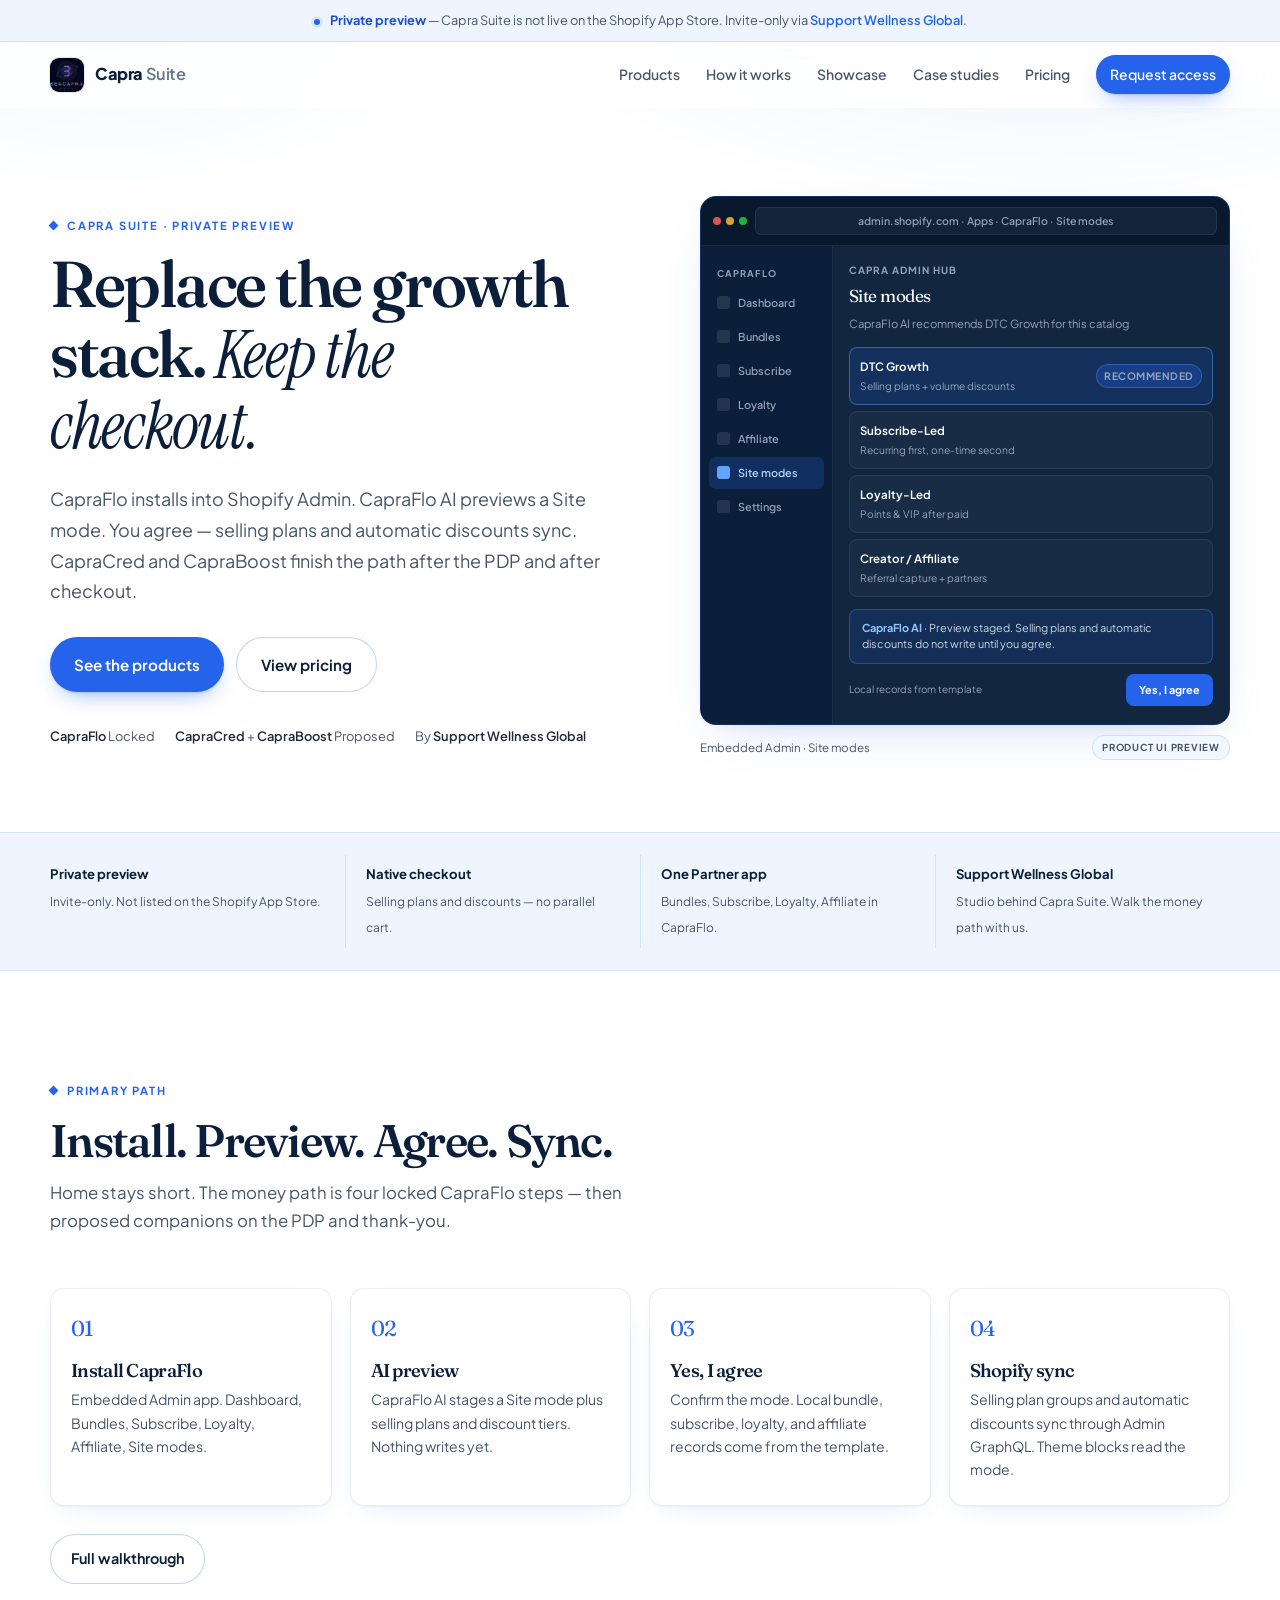
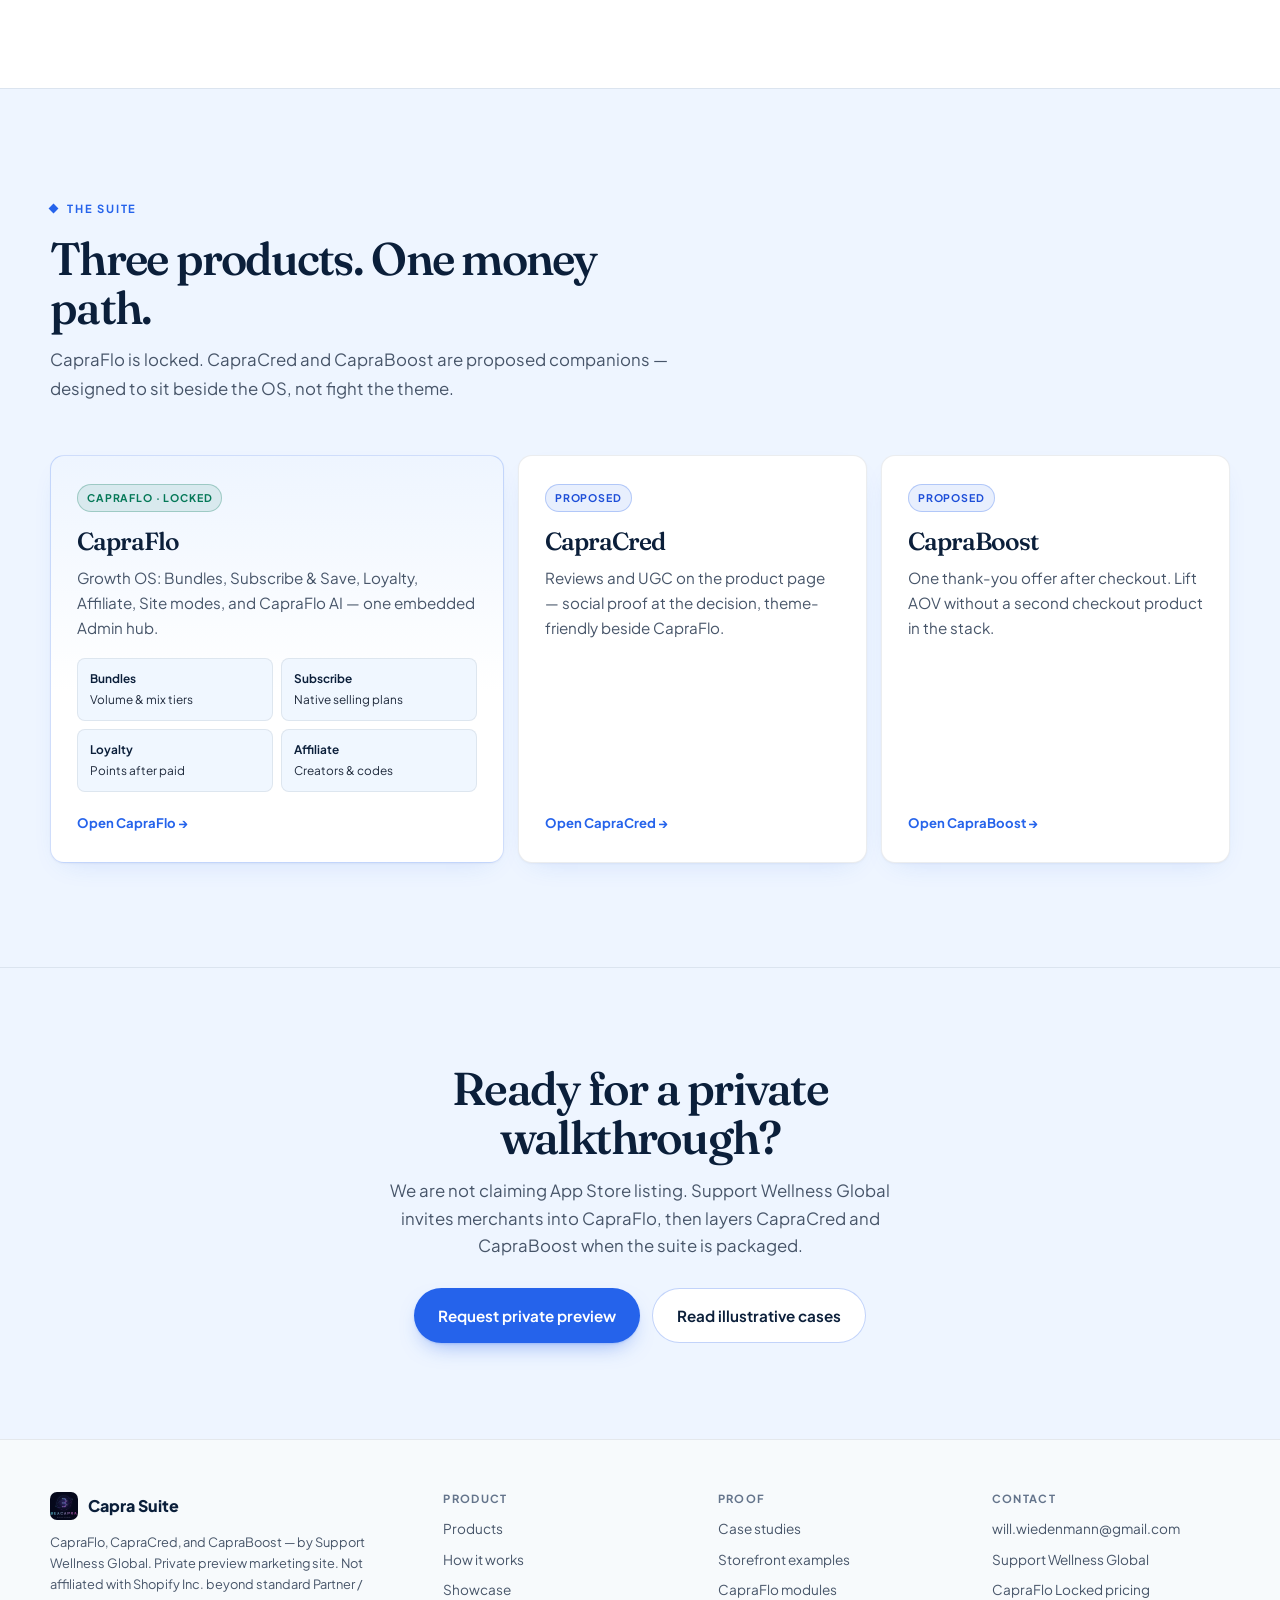
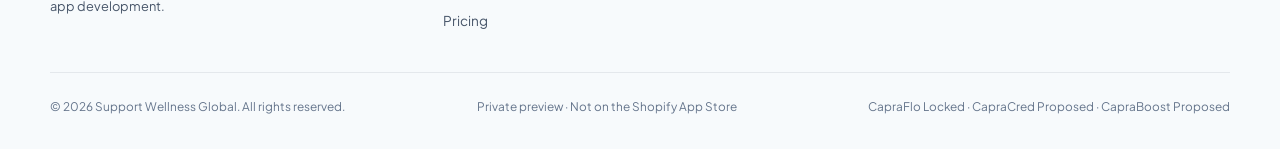
<file: index.html>
<!DOCTYPE html>
<html lang="en">
<head>
<meta charset="UTF-8">
<meta name="viewport" content="width=device-width, initial-scale=1">
<title>Capra Suite — Shopify growth OS from Support Wellness Global</title>
<meta name="description" content="CapraFlo, CapraCred, and CapraBoost: one Capra Suite install for bundles, Subscribe & Save, loyalty, affiliates, reviews, and thank-you upsells. Private preview. Not on the Shopify App Store.">
<meta property="og:title" content="Capra Suite — Shopify growth OS">
<meta property="og:description" content="Replace the bolted growth stack. Keep native Shopify checkout. Private preview from Support Wellness Global.">
<meta property="og:type" content="website">
<meta property="og:image" content="https://capraflo.com/logo.jpeg">
<link rel="icon" href="logo.jpeg" type="image/jpeg">
<link rel="apple-touch-icon" href="logo.jpeg">
<link rel="preconnect" href="https://fonts.googleapis.com">
<link rel="preconnect" href="https://fonts.gstatic.com" crossorigin>
<link href="https://fonts.googleapis.com/css2?family=Fraunces:opsz,wght@9..144,500;9..144,600;9..144,700&family=IBM+Plex+Mono:wght@400;500&family=Instrument+Serif:ital@0;1&family=Plus+Jakarta+Sans:wght@400;500;600;700;800&display=swap" rel="stylesheet">
<link rel="stylesheet" href="styles.css">
</head>
<body>
<a class="skip-link" href="#main">Skip to content</a>
<div class="preview-banner" role="status">
  <span class="live-dot" aria-hidden="true"></span>
  <strong>Private preview</strong> — Capra Suite is not live on the Shopify App Store.
  Invite-only via <a href="mailto:will.wiedenmann@gmail.com">Support Wellness Global</a>.
</div>
<header class="nav" id="nav">
  <div class="nav-inner">
    <a class="brand" href="index.html">
      <img src="logo.jpeg" width="34" height="34" alt="">
      <span>Capra<span class="brand-em">Suite</span></span>
    </a>
    <button class="nav-toggle" type="button" aria-expanded="false" aria-controls="nav-menu" aria-label="Open menu">
      <span></span><span></span>
    </button>
    <nav class="nav-links" id="nav-menu" aria-label="Primary">
      <a href="products.html">Products</a>
      <a href="how-it-works.html">How it works</a>
      <a href="showcase.html">Showcase</a>
      <a href="case-studies.html">Case studies</a>
      <a href="pricing.html">Pricing</a>
      <a class="btn btn-primary btn-sm" href="mailto:will.wiedenmann@gmail.com">Request access</a>
    </nav>
  </div>
</header>

<main id="main">
  <section class="hero">
    <div class="container hero-grid">
      <div>
        <div class="eyebrow">Capra Suite · Private preview</div>
        <h1>Replace the growth stack. <span class="serif-italic">Keep the checkout.</span></h1>
        <p class="lead">CapraFlo installs into Shopify Admin. CapraFlo AI previews a Site mode. You agree — selling plans and automatic discounts sync. CapraCred and CapraBoost finish the path after the PDP and after checkout.</p>
        <div class="hero-cta">
          <a class="btn btn-primary btn-lg" href="products.html">See the products</a>
          <a class="btn btn-ghost btn-lg" href="pricing.html">View pricing</a>
        </div>
        <div class="hero-meta">
          <span><strong>CapraFlo</strong> Locked</span>
          <span><strong>CapraCred</strong> + <strong>CapraBoost</strong> Proposed</span>
          <span>By <strong>Support Wellness Global</strong></span>
        </div>
      </div>
      <div>
        <div class="frame" aria-hidden="true">
          <div class="frame-chrome">
            <div class="frame-dots"><i></i><i></i><i></i></div>
            <div class="frame-url">admin.shopify.com · Apps · CapraFlo · Site modes</div>
          </div>
          <div class="admin">
            <aside class="admin-rail">
              <div class="side-label">CapraFlo</div>
              <div class="nav-item"><span class="ico"></span> Dashboard</div>
              <div class="nav-item"><span class="ico"></span> Bundles</div>
              <div class="nav-item"><span class="ico"></span> Subscribe</div>
              <div class="nav-item"><span class="ico"></span> Loyalty</div>
              <div class="nav-item"><span class="ico"></span> Affiliate</div>
              <div class="nav-item active"><span class="ico"></span> Site modes</div>
              <div class="nav-item"><span class="ico"></span> Settings</div>
            </aside>
            <div class="admin-main">
              <div class="admin-kicker">Capra Admin hub</div>
              <div class="admin-title">Site modes</div>
              <div class="admin-sub">CapraFlo AI recommends DTC Growth for this catalog</div>
              <div class="mode-list">
                <div class="mode-row on">
                  <div><b>DTC Growth</b><span>Selling plans + volume discounts</span></div>
                  <span class="pill">Recommended</span>
                </div>
                <div class="mode-row">
                  <div><b>Subscribe-Led</b><span>Recurring first, one-time second</span></div>
                </div>
                <div class="mode-row">
                  <div><b>Loyalty-Led</b><span>Points &amp; VIP after paid</span></div>
                </div>
                <div class="mode-row">
                  <div><b>Creator / Affiliate</b><span>Referral capture + partners</span></div>
                </div>
              </div>
              <div class="ai-note"><strong>CapraFlo AI</strong> · Preview staged. Selling plans and automatic discounts do not write until you agree.</div>
              <div class="agree-row">
                <span class="hint">Local records from template</span>
                <span class="agree-btn">Yes, I agree</span>
              </div>
            </div>
          </div>
        </div>
        <div class="preview-cap">
          <span>Embedded Admin · Site modes</span>
          <span class="tag">Product UI preview</span>
        </div>
      </div>
    </div>
  </section>

  <section class="trust on-sky">
    <div class="container trust-row">
      <div class="trust-item">
        <b>Private preview</b>
        <span>Invite-only. Not listed on the Shopify App Store.</span>
      </div>
      <div class="trust-item">
        <b>Native checkout</b>
        <span>Selling plans and discounts — no parallel cart.</span>
      </div>
      <div class="trust-item">
        <b>One Partner app</b>
        <span>Bundles, Subscribe, Loyalty, Affiliate in CapraFlo.</span>
      </div>
      <div class="trust-item">
        <b>Support Wellness Global</b>
        <span>Studio behind Capra Suite. Walk the money path with us.</span>
      </div>
    </div>
  </section>

  <section class="section">
    <div class="container">
      <div class="section-head">
        <div class="eyebrow">Primary path</div>
        <h2>Install. Preview. Agree. Sync.</h2>
        <p class="sub">Home stays short. The money path is four locked CapraFlo steps — then proposed companions on the PDP and thank-you.</p>
      </div>
      <div class="steps">
        <article class="step">
          <div class="step-num">01</div>
          <h3>Install CapraFlo</h3>
          <p>Embedded Admin app. Dashboard, Bundles, Subscribe, Loyalty, Affiliate, Site modes.</p>
        </article>
        <article class="step">
          <div class="step-num">02</div>
          <h3>AI preview</h3>
          <p>CapraFlo AI stages a Site mode plus selling plans and discount tiers. Nothing writes yet.</p>
        </article>
        <article class="step">
          <div class="step-num">03</div>
          <h3>Yes, I agree</h3>
          <p>Confirm the mode. Local bundle, subscribe, loyalty, and affiliate records come from the template.</p>
        </article>
        <article class="step">
          <div class="step-num">04</div>
          <h3>Shopify sync</h3>
          <p>Selling plan groups and automatic discounts sync through Admin GraphQL. Theme blocks read the mode.</p>
        </article>
      </div>
      <p style="margin-top:28px"><a class="btn btn-ghost" href="how-it-works.html">Full walkthrough</a></p>
    </div>
  </section>

  <section class="section hairline on-sky">
    <div class="container">
      <div class="section-head">
        <div class="eyebrow">The suite</div>
        <h2>Three products. One money path.</h2>
        <p class="sub">CapraFlo is locked. CapraCred and CapraBoost are proposed companions — designed to sit beside the OS, not fight the theme.</p>
      </div>
      <div class="prod-home">
        <a class="prod-tile featured" href="products.html#capraflo">
          <span class="tag tag-lock">CapraFlo · Locked</span>
          <h3>CapraFlo</h3>
          <p>Growth OS: Bundles, Subscribe &amp; Save, Loyalty, Affiliate, Site modes, and CapraFlo AI — one embedded Admin hub.</p>
          <div class="mini-grid">
            <div class="mini-chip"><b>Bundles</b><span>Volume &amp; mix tiers</span></div>
            <div class="mini-chip"><b>Subscribe</b><span>Native selling plans</span></div>
            <div class="mini-chip"><b>Loyalty</b><span>Points after paid</span></div>
            <div class="mini-chip"><b>Affiliate</b><span>Creators &amp; codes</span></div>
          </div>
          <span class="more">Open CapraFlo →</span>
        </a>
        <a class="prod-tile" href="products.html#capracred">
          <span class="tag tag-prop">Proposed</span>
          <h3>CapraCred</h3>
          <p>Reviews and UGC on the product page — social proof at the decision, theme-friendly beside CapraFlo.</p>
          <span class="more">Open CapraCred →</span>
        </a>
        <a class="prod-tile" href="products.html#capraboost">
          <span class="tag tag-prop">Proposed</span>
          <h3>CapraBoost</h3>
          <p>One thank-you offer after checkout. Lift AOV without a second checkout product in the stack.</p>
          <span class="more">Open CapraBoost →</span>
        </a>
      </div>
    </div>
  </section>

  <section class="cta-band on-sky">
    <div class="container">
      <h2>Ready for a private walkthrough?</h2>
      <p>We are not claiming App Store listing. Support Wellness Global invites merchants into CapraFlo, then layers CapraCred and CapraBoost when the suite is packaged.</p>
      <div class="cta-row">
        <a class="btn btn-primary btn-lg" href="mailto:will.wiedenmann@gmail.com">Request private preview</a>
        <a class="btn btn-ghost btn-lg" href="case-studies.html">Read illustrative cases</a>
      </div>
    </div>
  </section>
</main>

<footer class="footer">
  <div class="container">
    <div class="footer-top">
      <div>
        <div class="footer-brand">
          <img src="logo.jpeg" width="28" height="28" alt="">
          Capra Suite
        </div>
        <p class="footer-copy">CapraFlo, CapraCred, and CapraBoost — by Support Wellness Global. Private preview marketing site. Not affiliated with Shopify Inc. beyond standard Partner / app development.</p>
      </div>
      <div>
        <h4>Product</h4>
        <div class="footer-links">
          <a href="products.html">Products</a>
          <a href="how-it-works.html">How it works</a>
          <a href="showcase.html">Showcase</a>
          <a href="pricing.html">Pricing</a>
        </div>
      </div>
      <div>
        <h4>Proof</h4>
        <div class="footer-links">
          <a href="case-studies.html">Case studies</a>
          <a href="showcase.html">Storefront examples</a>
          <a href="products.html#capraflo">CapraFlo modules</a>
        </div>
      </div>
      <div>
        <h4>Contact</h4>
        <div class="footer-links">
          <a href="mailto:will.wiedenmann@gmail.com">will.wiedenmann@gmail.com</a>
          <a href="how-it-works.html#agency">Support Wellness Global</a>
          <a href="pricing.html">CapraFlo Locked pricing</a>
        </div>
      </div>
    </div>
    <div class="footer-bottom">
      <span>© 2026 Support Wellness Global. All rights reserved.</span>
      <span>Private preview · Not on the Shopify App Store</span>
      <span>CapraFlo Locked · CapraCred Proposed · CapraBoost Proposed</span>
    </div>
  </div>
</footer>
<script src="nav.js"></script>
</body>
</html>
</file>
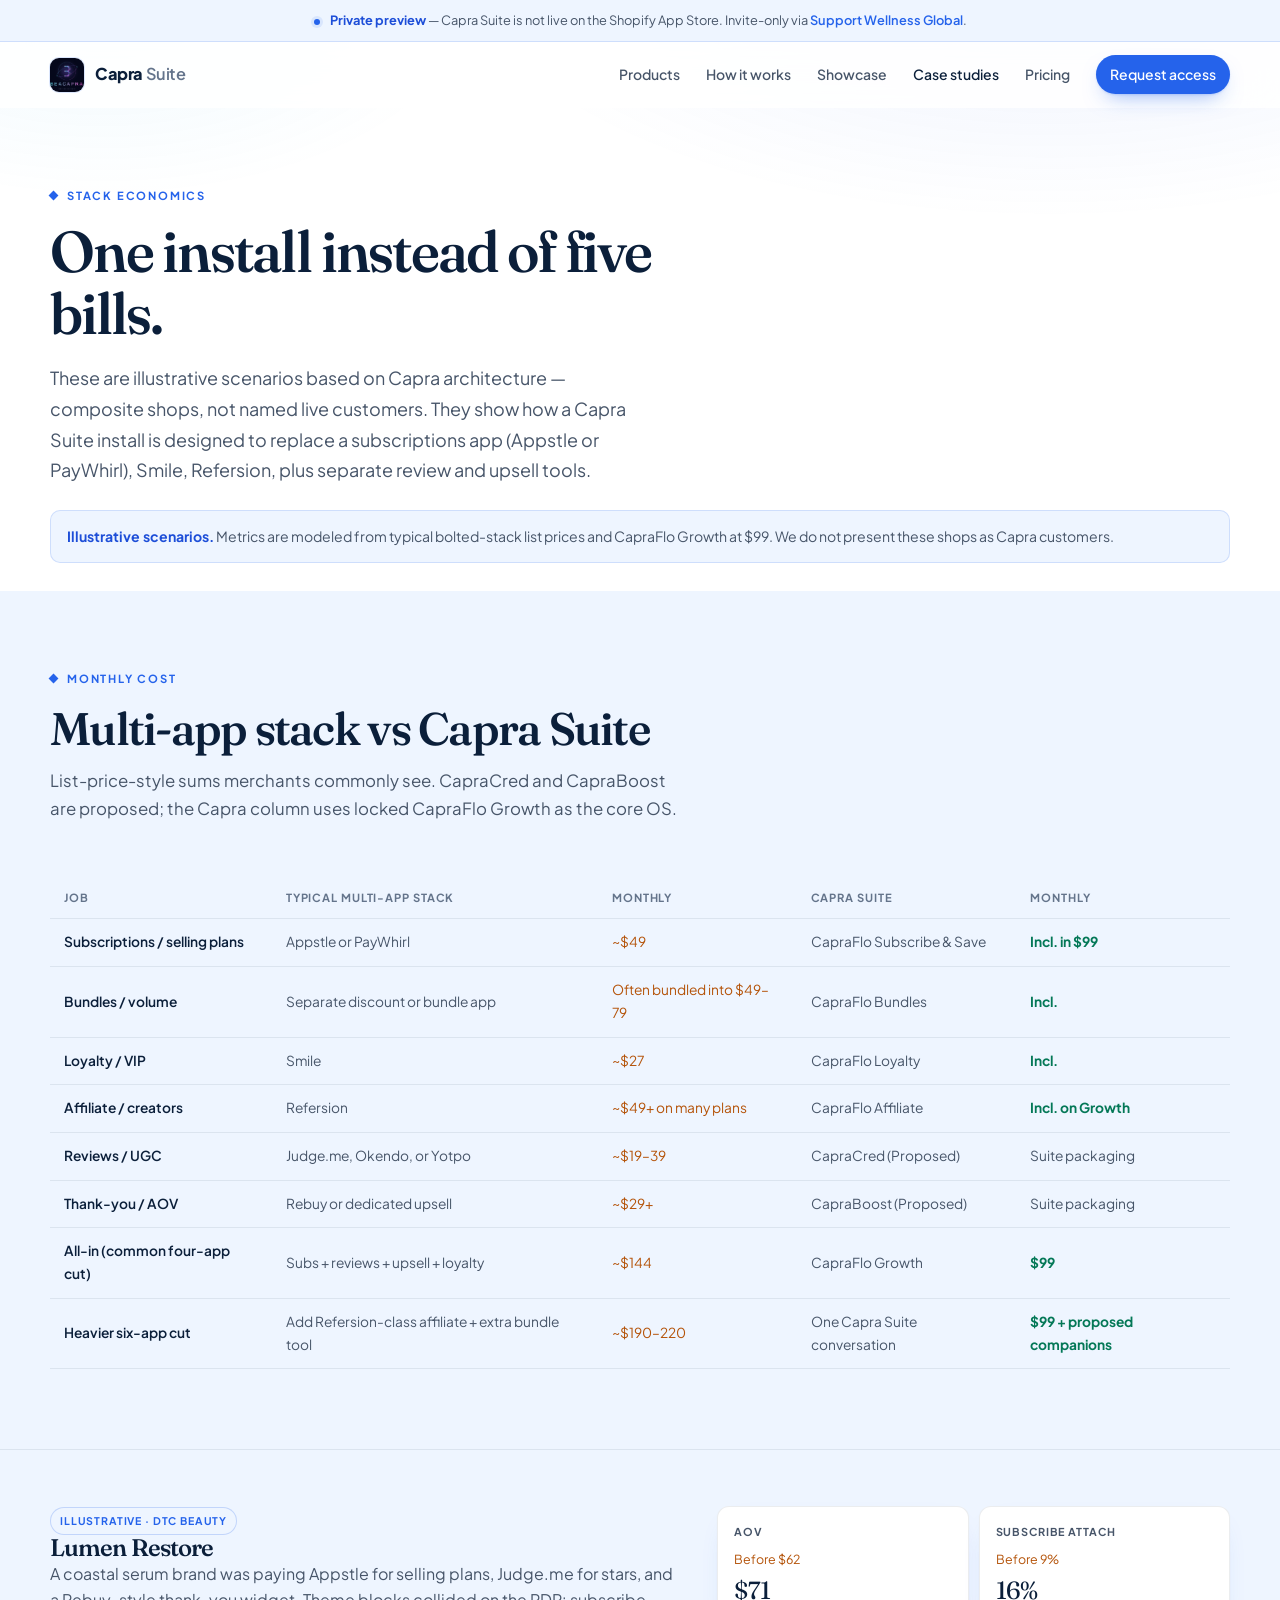
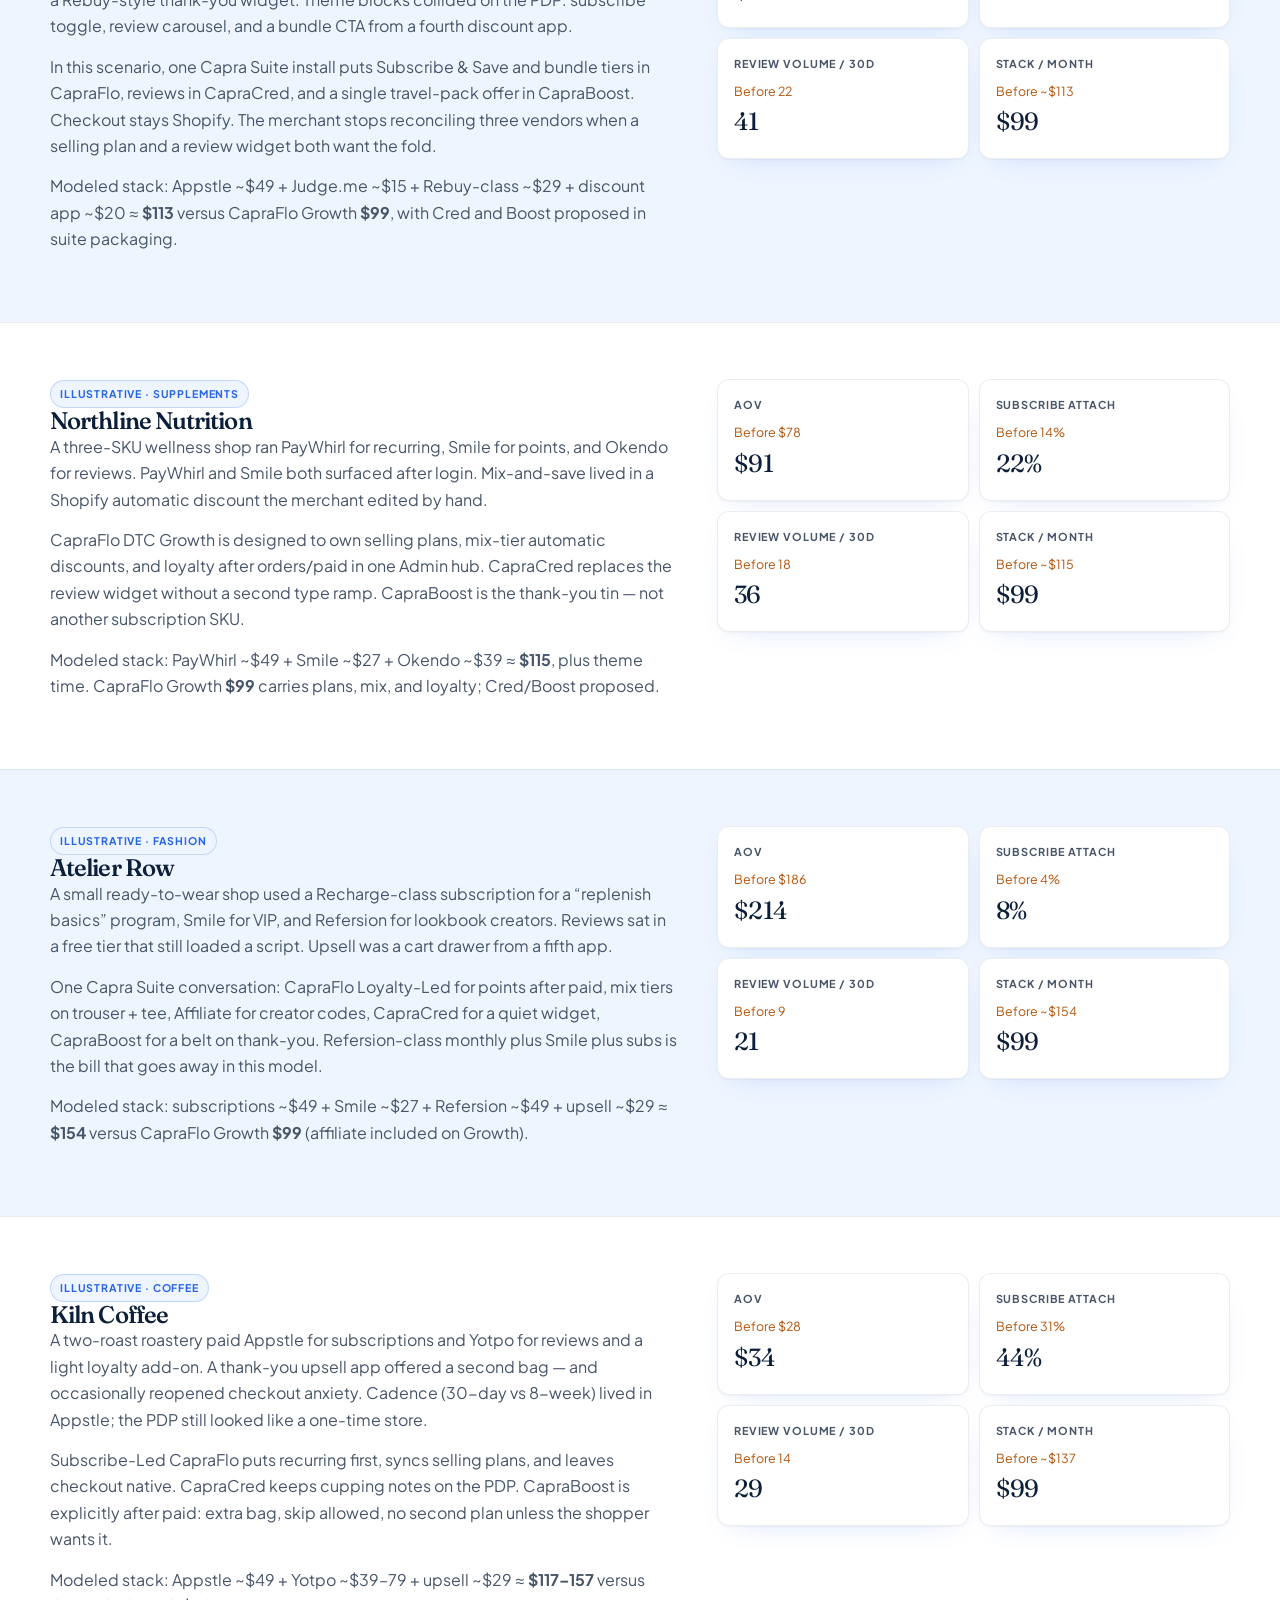
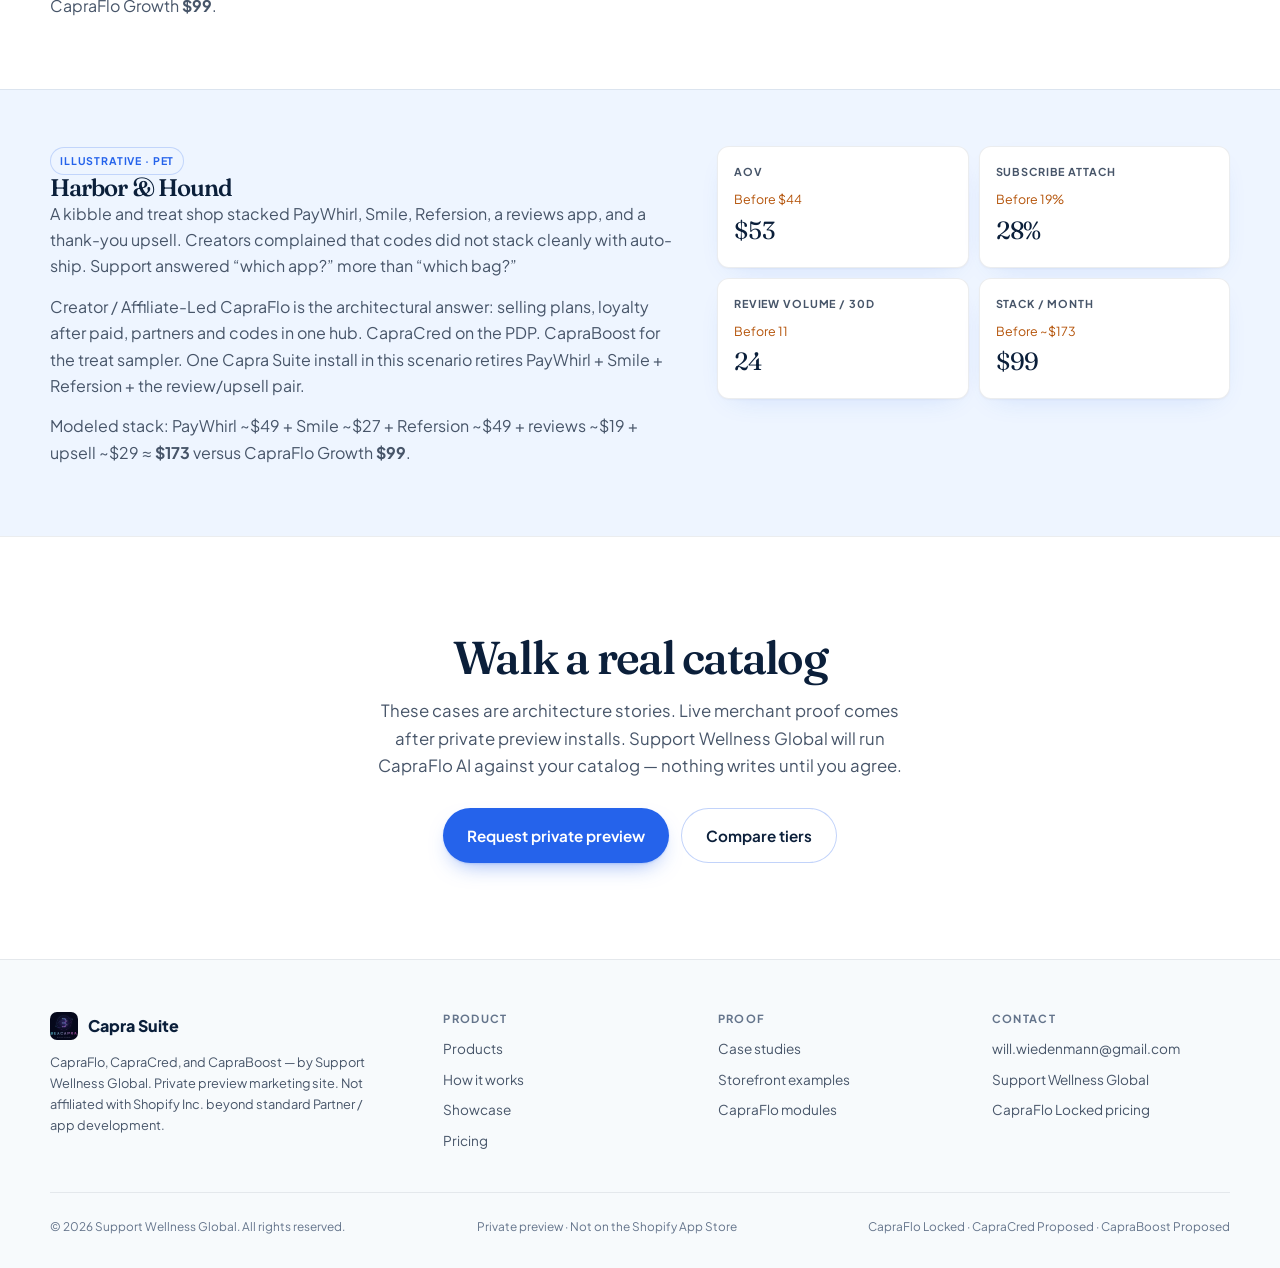
<file: case-studies.html>
<!DOCTYPE html>
<html lang="en">
<head>
<meta charset="UTF-8">
<meta name="viewport" content="width=device-width, initial-scale=1">
<title>Capra Suite case studies — illustrative stack replacements</title>
<meta name="description" content="Five illustrative Capra Suite scenarios: one install replacing Appstle or PayWhirl plus Smile, Refersion, reviews, and upsell apps. Composite metrics — not named merchant customers.">
<meta property="og:title" content="Capra Suite illustrative case studies">
<meta property="og:description" content="Before/after AOV, subscribe attach, review volume, and stack cost. Labeled illustrative until live installs exist.">
<meta property="og:type" content="website">
<meta property="og:image" content="https://capraflo.com/logo.jpeg">
<link rel="icon" href="logo.jpeg" type="image/jpeg">
<link rel="preconnect" href="https://fonts.googleapis.com">
<link rel="preconnect" href="https://fonts.gstatic.com" crossorigin>
<link href="https://fonts.googleapis.com/css2?family=Fraunces:opsz,wght@9..144,500;9..144,600;9..144,700&family=IBM+Plex+Mono:wght@400;500&family=Instrument+Serif:ital@0;1&family=Plus+Jakarta+Sans:wght@400;500;600;700;800&display=swap" rel="stylesheet">
<link rel="stylesheet" href="styles.css">
</head>
<body>
<a class="skip-link" href="#main">Skip to content</a>
<div class="preview-banner" role="status">
  <span class="live-dot" aria-hidden="true"></span>
  <strong>Private preview</strong> — Capra Suite is not live on the Shopify App Store.
  Invite-only via <a href="mailto:will.wiedenmann@gmail.com">Support Wellness Global</a>.
</div>
<header class="nav" id="nav">
  <div class="nav-inner">
    <a class="brand" href="index.html">
      <img src="logo.jpeg" width="34" height="34" alt="">
      <span>Capra<span class="brand-em">Suite</span></span>
    </a>
    <button class="nav-toggle" type="button" aria-expanded="false" aria-controls="nav-menu" aria-label="Open menu">
      <span></span><span></span>
    </button>
    <nav class="nav-links" id="nav-menu" aria-label="Primary">
      <a href="products.html">Products</a>
      <a href="how-it-works.html">How it works</a>
      <a href="showcase.html">Showcase</a>
      <a href="case-studies.html" aria-current="page">Case studies</a>
      <a href="pricing.html">Pricing</a>
      <a class="btn btn-primary btn-sm" href="mailto:will.wiedenmann@gmail.com">Request access</a>
    </nav>
  </div>
</header>

<main id="main">
  <section class="page-hero">
    <div class="container">
      <div class="eyebrow">Stack economics</div>
      <h1>One install instead of five bills.</h1>
      <p class="lead">These are illustrative scenarios based on Capra architecture — composite shops, not named live customers. They show how a Capra Suite install is designed to replace a subscriptions app (Appstle or PayWhirl), Smile, Refersion, plus separate review and upsell tools.</p>
      <p class="notice" style="margin-top:24px;margin-bottom:0"><strong>Illustrative scenarios.</strong> Metrics are modeled from typical bolted-stack list prices and CapraFlo Growth at $99. We do not present these shops as Capra customers.</p>
    </div>
  </section>

  <section class="section-tight on-sky">
    <div class="container">
      <div class="section-head">
        <div class="eyebrow">Monthly cost</div>
        <h2>Multi-app stack vs Capra Suite</h2>
        <p class="sub">List-price-style sums merchants commonly see. CapraCred and CapraBoost are proposed; the Capra column uses locked CapraFlo Growth as the core OS.</p>
      </div>
      <div class="compare-wrap">
        <table class="compare">
          <thead>
            <tr>
              <th>Job</th>
              <th>Typical multi-app stack</th>
              <th>Monthly</th>
              <th>Capra Suite</th>
              <th>Monthly</th>
            </tr>
          </thead>
          <tbody>
            <tr>
              <td>Subscriptions / selling plans</td>
              <td>Appstle or PayWhirl</td>
              <td class="lose">~$49</td>
              <td>CapraFlo Subscribe &amp; Save</td>
              <td class="win">Incl. in $99</td>
            </tr>
            <tr>
              <td>Bundles / volume</td>
              <td>Separate discount or bundle app</td>
              <td class="lose">Often bundled into $49–79</td>
              <td>CapraFlo Bundles</td>
              <td class="win">Incl.</td>
            </tr>
            <tr>
              <td>Loyalty / VIP</td>
              <td>Smile</td>
              <td class="lose">~$27</td>
              <td>CapraFlo Loyalty</td>
              <td class="win">Incl.</td>
            </tr>
            <tr>
              <td>Affiliate / creators</td>
              <td>Refersion</td>
              <td class="lose">~$49+ on many plans</td>
              <td>CapraFlo Affiliate</td>
              <td class="win">Incl. on Growth</td>
            </tr>
            <tr>
              <td>Reviews / UGC</td>
              <td>Judge.me, Okendo, or Yotpo</td>
              <td class="lose">~$19–39</td>
              <td>CapraCred (Proposed)</td>
              <td>Suite packaging</td>
            </tr>
            <tr>
              <td>Thank-you / AOV</td>
              <td>Rebuy or dedicated upsell</td>
              <td class="lose">~$29+</td>
              <td>CapraBoost (Proposed)</td>
              <td>Suite packaging</td>
            </tr>
            <tr>
              <td>All-in (common four-app cut)</td>
              <td>Subs + reviews + upsell + loyalty</td>
              <td class="lose">~$144</td>
              <td>CapraFlo Growth</td>
              <td class="win">$99</td>
            </tr>
            <tr>
              <td>Heavier six-app cut</td>
              <td>Add Refersion-class affiliate + extra bundle tool</td>
              <td class="lose">~$190–220</td>
              <td>One Capra Suite conversation</td>
              <td class="win">$99 + proposed companions</td>
            </tr>
          </tbody>
        </table>
      </div>
    </div>
  </section>

  <article class="case on-sky" id="lumen">
    <div class="container case-grid">
      <div class="prose">
        <span class="tag tag-illust">Illustrative · DTC beauty</span>
        <h2>Lumen Restore</h2>
        <p>A coastal serum brand was paying Appstle for selling plans, Judge.me for stars, and a Rebuy-style thank-you widget. Theme blocks collided on the PDP: subscribe toggle, review carousel, and a bundle CTA from a fourth discount app.</p>
        <p>In this scenario, one Capra Suite install puts Subscribe &amp; Save and bundle tiers in CapraFlo, reviews in CapraCred, and a single travel-pack offer in CapraBoost. Checkout stays Shopify. The merchant stops reconciling three vendors when a selling plan and a review widget both want the fold.</p>
        <p>Modeled stack: Appstle ~$49 + Judge.me ~$15 + Rebuy-class ~$29 + discount app ~$20 ≈ <strong>$113</strong> versus CapraFlo Growth <strong>$99</strong>, with Cred and Boost proposed in suite packaging.</p>
      </div>
      <div class="metrics">
        <div class="metric">
          <div class="label">AOV</div>
          <div class="before">Before $62</div>
          <div class="after">$71</div>
        </div>
        <div class="metric">
          <div class="label">Subscribe attach</div>
          <div class="before">Before 9%</div>
          <div class="after">16%</div>
        </div>
        <div class="metric">
          <div class="label">Review volume / 30d</div>
          <div class="before">Before 22</div>
          <div class="after">41</div>
        </div>
        <div class="metric">
          <div class="label">Stack / month</div>
          <div class="before">Before ~$113</div>
          <div class="after">$99</div>
        </div>
      </div>
    </div>
  </article>

  <article class="case" id="northline">
    <div class="container case-grid">
      <div class="prose">
        <span class="tag tag-illust">Illustrative · Supplements</span>
        <h2>Northline Nutrition</h2>
        <p>A three-SKU wellness shop ran PayWhirl for recurring, Smile for points, and Okendo for reviews. PayWhirl and Smile both surfaced after login. Mix-and-save lived in a Shopify automatic discount the merchant edited by hand.</p>
        <p>CapraFlo DTC Growth is designed to own selling plans, mix-tier automatic discounts, and loyalty after orders/paid in one Admin hub. CapraCred replaces the review widget without a second type ramp. CapraBoost is the thank-you tin — not another subscription SKU.</p>
        <p>Modeled stack: PayWhirl ~$49 + Smile ~$27 + Okendo ~$39 ≈ <strong>$115</strong>, plus theme time. CapraFlo Growth <strong>$99</strong> carries plans, mix, and loyalty; Cred/Boost proposed.</p>
      </div>
      <div class="metrics">
        <div class="metric">
          <div class="label">AOV</div>
          <div class="before">Before $78</div>
          <div class="after">$91</div>
        </div>
        <div class="metric">
          <div class="label">Subscribe attach</div>
          <div class="before">Before 14%</div>
          <div class="after">22%</div>
        </div>
        <div class="metric">
          <div class="label">Review volume / 30d</div>
          <div class="before">Before 18</div>
          <div class="after">36</div>
        </div>
        <div class="metric">
          <div class="label">Stack / month</div>
          <div class="before">Before ~$115</div>
          <div class="after">$99</div>
        </div>
      </div>
    </div>
  </article>

  <article class="case on-sky" id="atelier">
    <div class="container case-grid">
      <div class="prose">
        <span class="tag tag-illust">Illustrative · Fashion</span>
        <h2>Atelier Row</h2>
        <p>A small ready-to-wear shop used a Recharge-class subscription for a “replenish basics” program, Smile for VIP, and Refersion for lookbook creators. Reviews sat in a free tier that still loaded a script. Upsell was a cart drawer from a fifth app.</p>
        <p>One Capra Suite conversation: CapraFlo Loyalty-Led for points after paid, mix tiers on trouser + tee, Affiliate for creator codes, CapraCred for a quiet widget, CapraBoost for a belt on thank-you. Refersion-class monthly plus Smile plus subs is the bill that goes away in this model.</p>
        <p>Modeled stack: subscriptions ~$49 + Smile ~$27 + Refersion ~$49 + upsell ~$29 ≈ <strong>$154</strong> versus CapraFlo Growth <strong>$99</strong> (affiliate included on Growth).</p>
      </div>
      <div class="metrics">
        <div class="metric">
          <div class="label">AOV</div>
          <div class="before">Before $186</div>
          <div class="after">$214</div>
        </div>
        <div class="metric">
          <div class="label">Subscribe attach</div>
          <div class="before">Before 4%</div>
          <div class="after">8%</div>
        </div>
        <div class="metric">
          <div class="label">Review volume / 30d</div>
          <div class="before">Before 9</div>
          <div class="after">21</div>
        </div>
        <div class="metric">
          <div class="label">Stack / month</div>
          <div class="before">Before ~$154</div>
          <div class="after">$99</div>
        </div>
      </div>
    </div>
  </article>

  <article class="case" id="kiln">
    <div class="container case-grid">
      <div class="prose">
        <span class="tag tag-illust">Illustrative · Coffee</span>
        <h2>Kiln Coffee</h2>
        <p>A two-roast roastery paid Appstle for subscriptions and Yotpo for reviews and a light loyalty add-on. A thank-you upsell app offered a second bag — and occasionally reopened checkout anxiety. Cadence (30-day vs 8-week) lived in Appstle; the PDP still looked like a one-time store.</p>
        <p>Subscribe-Led CapraFlo puts recurring first, syncs selling plans, and leaves checkout native. CapraCred keeps cupping notes on the PDP. CapraBoost is explicitly after paid: extra bag, skip allowed, no second plan unless the shopper wants it.</p>
        <p>Modeled stack: Appstle ~$49 + Yotpo ~$39–79 + upsell ~$29 ≈ <strong>$117–157</strong> versus CapraFlo Growth <strong>$99</strong>.</p>
      </div>
      <div class="metrics">
        <div class="metric">
          <div class="label">AOV</div>
          <div class="before">Before $28</div>
          <div class="after">$34</div>
        </div>
        <div class="metric">
          <div class="label">Subscribe attach</div>
          <div class="before">Before 31%</div>
          <div class="after">44%</div>
        </div>
        <div class="metric">
          <div class="label">Review volume / 30d</div>
          <div class="before">Before 14</div>
          <div class="after">29</div>
        </div>
        <div class="metric">
          <div class="label">Stack / month</div>
          <div class="before">Before ~$137</div>
          <div class="after">$99</div>
        </div>
      </div>
    </div>
  </article>

  <article class="case on-sky" id="harbor">
    <div class="container case-grid">
      <div class="prose">
        <span class="tag tag-illust">Illustrative · Pet</span>
        <h2>Harbor &amp; Hound</h2>
        <p>A kibble and treat shop stacked PayWhirl, Smile, Refersion, a reviews app, and a thank-you upsell. Creators complained that codes did not stack cleanly with auto-ship. Support answered “which app?” more than “which bag?”</p>
        <p>Creator / Affiliate-Led CapraFlo is the architectural answer: selling plans, loyalty after paid, partners and codes in one hub. CapraCred on the PDP. CapraBoost for the treat sampler. One Capra Suite install in this scenario retires PayWhirl + Smile + Refersion + the review/upsell pair.</p>
        <p>Modeled stack: PayWhirl ~$49 + Smile ~$27 + Refersion ~$49 + reviews ~$19 + upsell ~$29 ≈ <strong>$173</strong> versus CapraFlo Growth <strong>$99</strong>.</p>
      </div>
      <div class="metrics">
        <div class="metric">
          <div class="label">AOV</div>
          <div class="before">Before $44</div>
          <div class="after">$53</div>
        </div>
        <div class="metric">
          <div class="label">Subscribe attach</div>
          <div class="before">Before 19%</div>
          <div class="after">28%</div>
        </div>
        <div class="metric">
          <div class="label">Review volume / 30d</div>
          <div class="before">Before 11</div>
          <div class="after">24</div>
        </div>
        <div class="metric">
          <div class="label">Stack / month</div>
          <div class="before">Before ~$173</div>
          <div class="after">$99</div>
        </div>
      </div>
    </div>
  </article>

  <section class="cta-band">
    <div class="container">
      <h2>Walk a real catalog</h2>
      <p>These cases are architecture stories. Live merchant proof comes after private preview installs. Support Wellness Global will run CapraFlo AI against your catalog — nothing writes until you agree.</p>
      <div class="cta-row">
        <a class="btn btn-primary btn-lg" href="mailto:will.wiedenmann@gmail.com">Request private preview</a>
        <a class="btn btn-ghost btn-lg" href="pricing.html">Compare tiers</a>
      </div>
    </div>
  </section>
</main>

<footer class="footer">
  <div class="container">
    <div class="footer-top">
      <div>
        <div class="footer-brand">
          <img src="logo.jpeg" width="28" height="28" alt="">
          Capra Suite
        </div>
        <p class="footer-copy">CapraFlo, CapraCred, and CapraBoost — by Support Wellness Global. Private preview marketing site. Not affiliated with Shopify Inc. beyond standard Partner / app development.</p>
      </div>
      <div>
        <h4>Product</h4>
        <div class="footer-links">
          <a href="products.html">Products</a>
          <a href="how-it-works.html">How it works</a>
          <a href="showcase.html">Showcase</a>
          <a href="pricing.html">Pricing</a>
        </div>
      </div>
      <div>
        <h4>Proof</h4>
        <div class="footer-links">
          <a href="case-studies.html">Case studies</a>
          <a href="showcase.html">Storefront examples</a>
          <a href="products.html#capraflo">CapraFlo modules</a>
        </div>
      </div>
      <div>
        <h4>Contact</h4>
        <div class="footer-links">
          <a href="mailto:will.wiedenmann@gmail.com">will.wiedenmann@gmail.com</a>
          <a href="how-it-works.html#agency">Support Wellness Global</a>
          <a href="pricing.html">CapraFlo Locked pricing</a>
        </div>
      </div>
    </div>
    <div class="footer-bottom">
      <span>© 2026 Support Wellness Global. All rights reserved.</span>
      <span>Private preview · Not on the Shopify App Store</span>
      <span>CapraFlo Locked · CapraCred Proposed · CapraBoost Proposed</span>
    </div>
  </div>
</footer>
<script src="nav.js"></script>
</body>
</html>
</file>
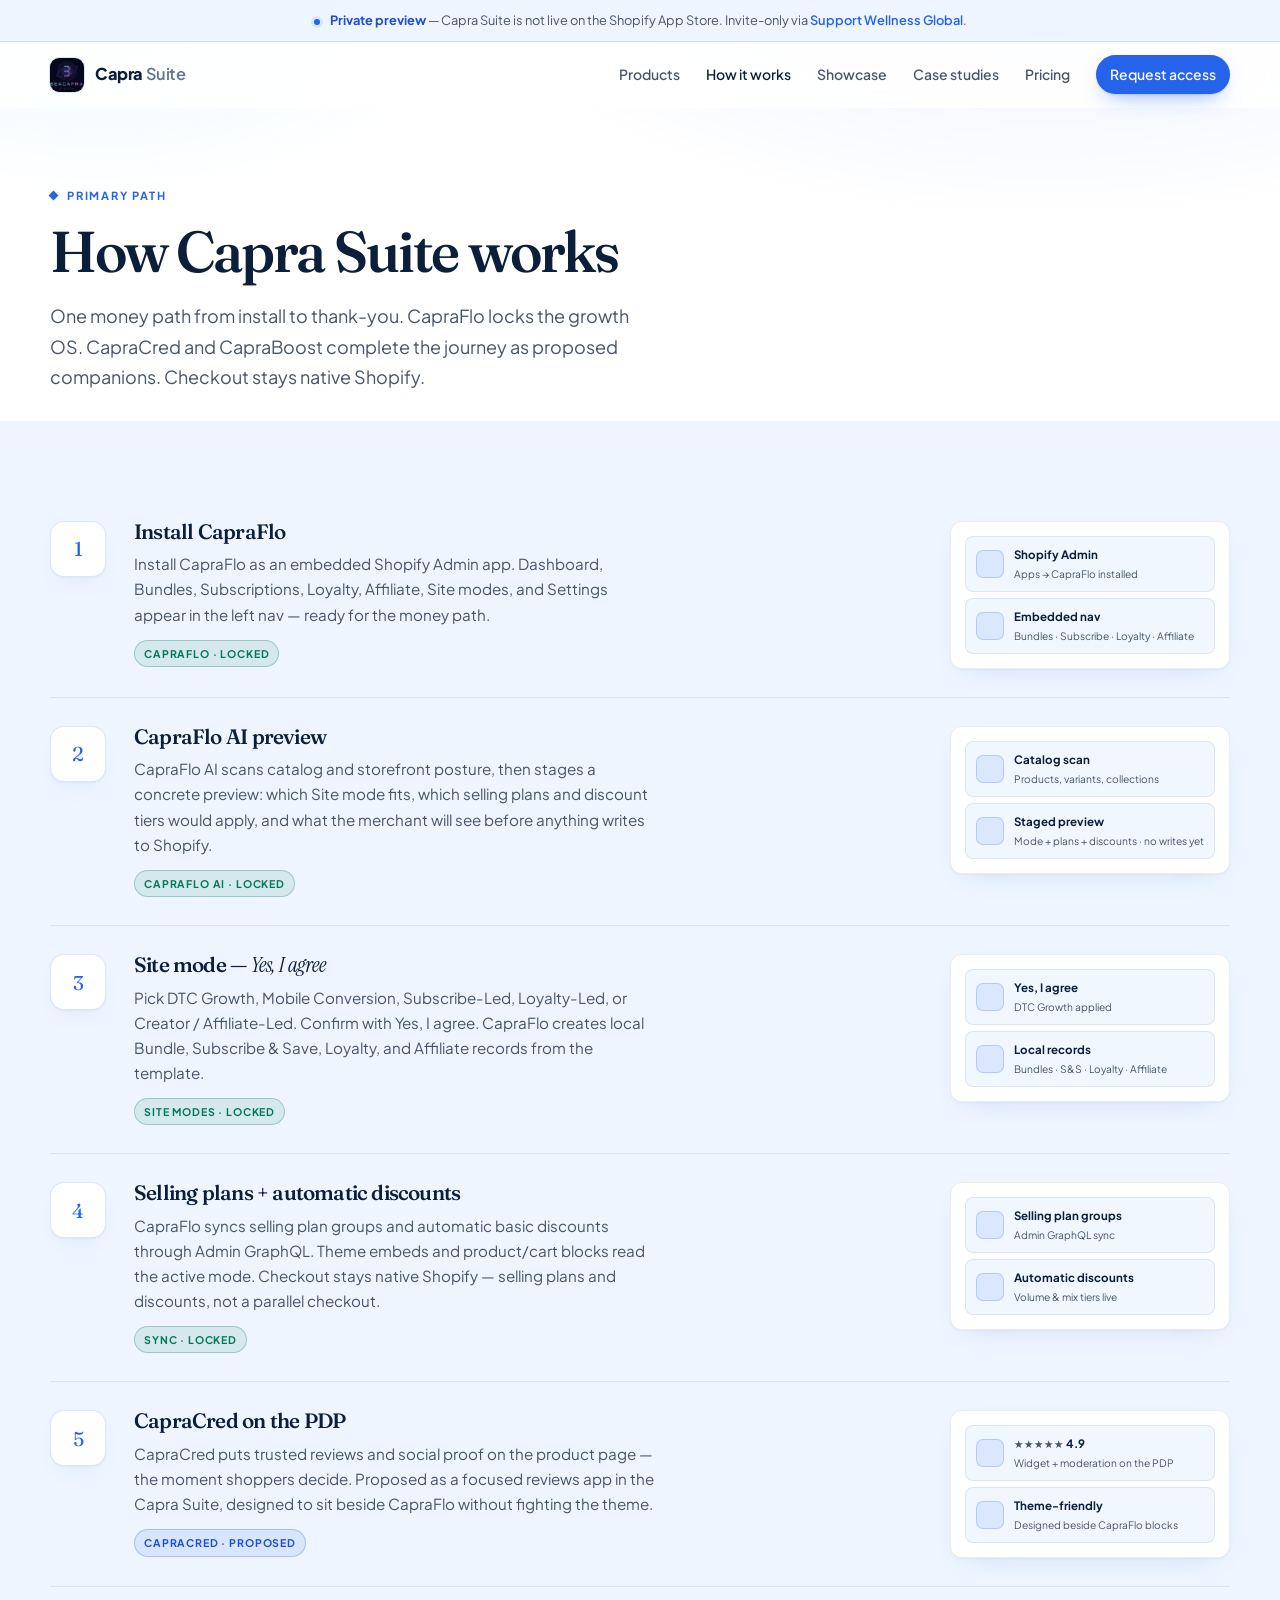
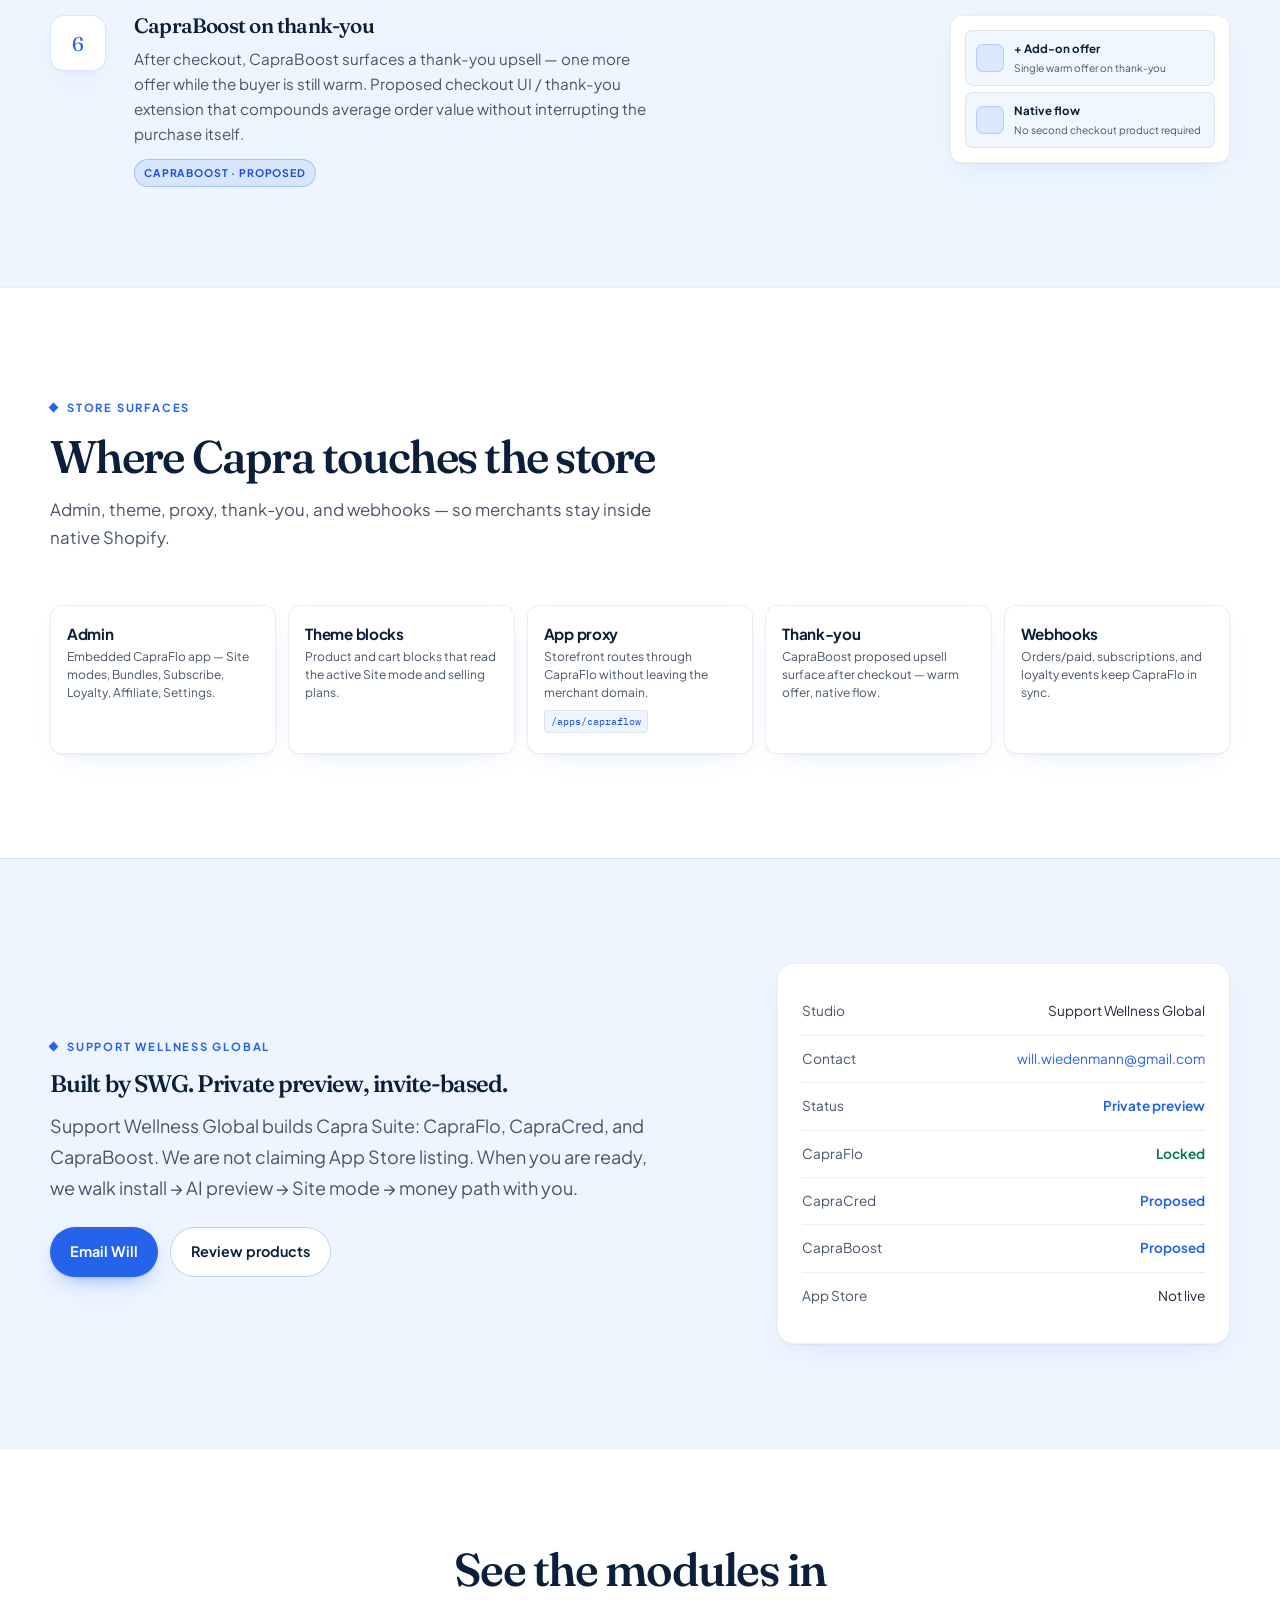
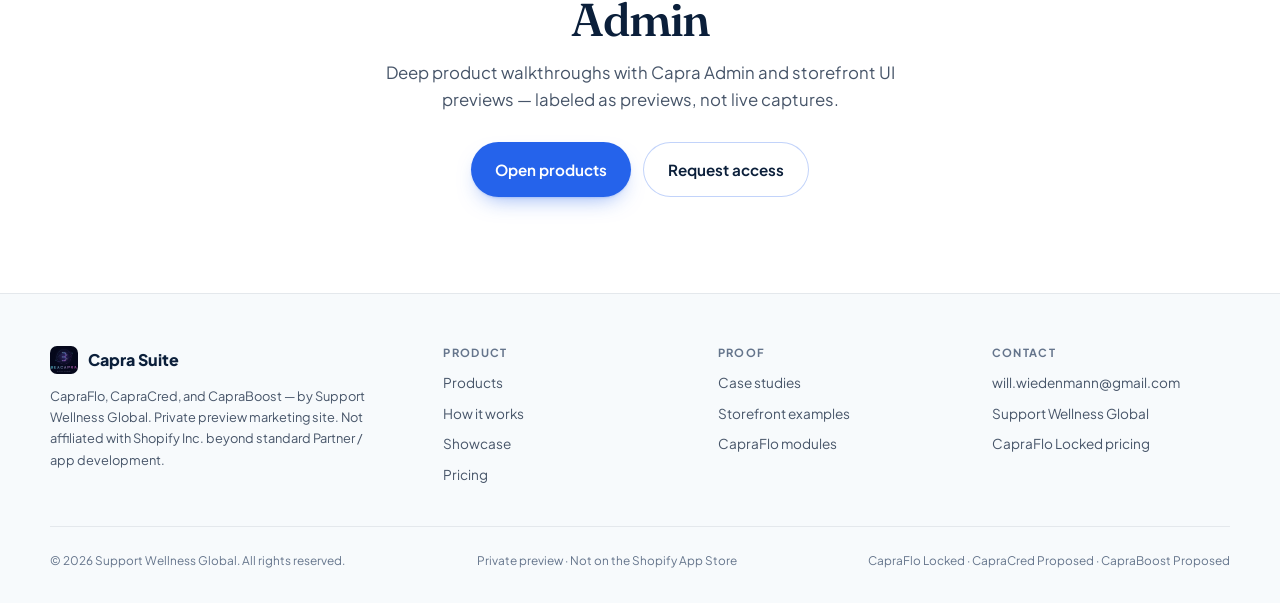
<file: how-it-works.html>
<!DOCTYPE html>
<html lang="en">
<head>
<meta charset="UTF-8">
<meta name="viewport" content="width=device-width, initial-scale=1">
<title>How Capra Suite works — install, preview, agree, sync</title>
<meta name="description" content="The Capra Suite money path: install CapraFlo, preview a Site mode with CapraFlo AI, agree, sync selling plans and discounts, then CapraCred on the PDP and CapraBoost on thank-you.">
<meta property="og:title" content="How Capra Suite works">
<meta property="og:description" content="One money path from Admin install to thank-you. Private preview from Support Wellness Global.">
<meta property="og:type" content="website">
<meta property="og:image" content="https://capraflo.com/logo.jpeg">
<link rel="icon" href="logo.jpeg" type="image/jpeg">
<link rel="preconnect" href="https://fonts.googleapis.com">
<link rel="preconnect" href="https://fonts.gstatic.com" crossorigin>
<link href="https://fonts.googleapis.com/css2?family=Fraunces:opsz,wght@9..144,500;9..144,600;9..144,700&family=IBM+Plex+Mono:wght@400;500&family=Instrument+Serif:ital@0;1&family=Plus+Jakarta+Sans:wght@400;500;600;700;800&display=swap" rel="stylesheet">
<link rel="stylesheet" href="styles.css">
</head>
<body>
<a class="skip-link" href="#main">Skip to content</a>
<div class="preview-banner" role="status">
  <span class="live-dot" aria-hidden="true"></span>
  <strong>Private preview</strong> — Capra Suite is not live on the Shopify App Store.
  Invite-only via <a href="mailto:will.wiedenmann@gmail.com">Support Wellness Global</a>.
</div>
<header class="nav" id="nav">
  <div class="nav-inner">
    <a class="brand" href="index.html">
      <img src="logo.jpeg" width="34" height="34" alt="">
      <span>Capra<span class="brand-em">Suite</span></span>
    </a>
    <button class="nav-toggle" type="button" aria-expanded="false" aria-controls="nav-menu" aria-label="Open menu">
      <span></span><span></span>
    </button>
    <nav class="nav-links" id="nav-menu" aria-label="Primary">
      <a href="products.html">Products</a>
      <a href="how-it-works.html" aria-current="page">How it works</a>
      <a href="showcase.html">Showcase</a>
      <a href="case-studies.html">Case studies</a>
      <a href="pricing.html">Pricing</a>
      <a class="btn btn-primary btn-sm" href="mailto:will.wiedenmann@gmail.com">Request access</a>
    </nav>
  </div>
</header>

<main id="main">
  <section class="page-hero">
    <div class="container">
      <div class="eyebrow">Primary path</div>
      <h1>How Capra Suite works</h1>
      <p class="lead">One money path from install to thank-you. CapraFlo locks the growth OS. CapraCred and CapraBoost complete the journey as proposed companions. Checkout stays native Shopify.</p>
    </div>
  </section>

  <section class="section-tight on-sky">
    <div class="container">
      <div class="flow">
        <article class="flow-step">
          <div class="flow-num">1</div>
          <div class="flow-copy">
            <h3>Install CapraFlo</h3>
            <p>Install CapraFlo as an embedded Shopify Admin app. Dashboard, Bundles, Subscriptions, Loyalty, Affiliate, Site modes, and Settings appear in the left nav — ready for the money path.</p>
            <span class="tag tag-lock">CapraFlo · Locked</span>
          </div>
          <div class="flow-visual">
            <div class="fv-row"><div class="fv-ico"></div><div><b>Shopify Admin</b><span>Apps → CapraFlo installed</span></div></div>
            <div class="fv-row"><div class="fv-ico"></div><div><b>Embedded nav</b><span>Bundles · Subscribe · Loyalty · Affiliate</span></div></div>
          </div>
        </article>
        <article class="flow-step">
          <div class="flow-num">2</div>
          <div class="flow-copy">
            <h3>CapraFlo AI preview</h3>
            <p>CapraFlo AI scans catalog and storefront posture, then stages a concrete preview: which Site mode fits, which selling plans and discount tiers would apply, and what the merchant will see before anything writes to Shopify.</p>
            <span class="tag tag-lock">CapraFlo AI · Locked</span>
          </div>
          <div class="flow-visual">
            <div class="fv-row"><div class="fv-ico"></div><div><b>Catalog scan</b><span>Products, variants, collections</span></div></div>
            <div class="fv-row"><div class="fv-ico"></div><div><b>Staged preview</b><span>Mode + plans + discounts · no writes yet</span></div></div>
          </div>
        </article>
        <article class="flow-step">
          <div class="flow-num">3</div>
          <div class="flow-copy">
            <h3>Site mode — <em class="serif-italic">Yes, I agree</em></h3>
            <p>Pick DTC Growth, Mobile Conversion, Subscribe-Led, Loyalty-Led, or Creator / Affiliate-Led. Confirm with Yes, I agree. CapraFlo creates local Bundle, Subscribe &amp; Save, Loyalty, and Affiliate records from the template.</p>
            <span class="tag tag-lock">Site modes · Locked</span>
          </div>
          <div class="flow-visual">
            <div class="fv-row"><div class="fv-ico"></div><div><b>Yes, I agree</b><span>DTC Growth applied</span></div></div>
            <div class="fv-row"><div class="fv-ico"></div><div><b>Local records</b><span>Bundles · S&amp;S · Loyalty · Affiliate</span></div></div>
          </div>
        </article>
        <article class="flow-step">
          <div class="flow-num">4</div>
          <div class="flow-copy">
            <h3>Selling plans + automatic discounts</h3>
            <p>CapraFlo syncs selling plan groups and automatic basic discounts through Admin GraphQL. Theme embeds and product/cart blocks read the active mode. Checkout stays native Shopify — selling plans and discounts, not a parallel checkout.</p>
            <span class="tag tag-lock">Sync · Locked</span>
          </div>
          <div class="flow-visual">
            <div class="fv-row"><div class="fv-ico"></div><div><b>Selling plan groups</b><span>Admin GraphQL sync</span></div></div>
            <div class="fv-row"><div class="fv-ico"></div><div><b>Automatic discounts</b><span>Volume &amp; mix tiers live</span></div></div>
          </div>
        </article>
        <article class="flow-step">
          <div class="flow-num">5</div>
          <div class="flow-copy">
            <h3>CapraCred on the PDP</h3>
            <p>CapraCred puts trusted reviews and social proof on the product page — the moment shoppers decide. Proposed as a focused reviews app in the Capra Suite, designed to sit beside CapraFlo without fighting the theme.</p>
            <span class="tag tag-prop">CapraCred · Proposed</span>
          </div>
          <div class="flow-visual">
            <div class="fv-row"><div class="fv-ico"></div><div><b><span class="stars">★★★★★</span> 4.9</b><span>Widget + moderation on the PDP</span></div></div>
            <div class="fv-row"><div class="fv-ico"></div><div><b>Theme-friendly</b><span>Designed beside CapraFlo blocks</span></div></div>
          </div>
        </article>
        <article class="flow-step">
          <div class="flow-num">6</div>
          <div class="flow-copy">
            <h3>CapraBoost on thank-you</h3>
            <p>After checkout, CapraBoost surfaces a thank-you upsell — one more offer while the buyer is still warm. Proposed checkout UI / thank-you extension that compounds average order value without interrupting the purchase itself.</p>
            <span class="tag tag-prop">CapraBoost · Proposed</span>
          </div>
          <div class="flow-visual">
            <div class="fv-row"><div class="fv-ico"></div><div><b>+ Add-on offer</b><span>Single warm offer on thank-you</span></div></div>
            <div class="fv-row"><div class="fv-ico"></div><div><b>Native flow</b><span>No second checkout product required</span></div></div>
          </div>
        </article>
      </div>
    </div>
  </section>

  <section class="section hairline">
    <div class="container">
      <div class="section-head">
        <div class="eyebrow">Store surfaces</div>
        <h2>Where Capra touches the store</h2>
        <p class="sub">Admin, theme, proxy, thank-you, and webhooks — so merchants stay inside native Shopify.</p>
      </div>
      <div class="surf-grid">
        <div class="surf-card">
          <h3>Admin</h3>
          <p>Embedded CapraFlo app — Site modes, Bundles, Subscribe, Loyalty, Affiliate, Settings.</p>
        </div>
        <div class="surf-card">
          <h3>Theme blocks</h3>
          <p>Product and cart blocks that read the active Site mode and selling plans.</p>
        </div>
        <div class="surf-card">
          <h3>App proxy</h3>
          <p>Storefront routes through CapraFlo without leaving the merchant domain.</p>
          <code>/apps/capraflow</code>
        </div>
        <div class="surf-card">
          <h3>Thank-you</h3>
          <p>CapraBoost proposed upsell surface after checkout — warm offer, native flow.</p>
        </div>
        <div class="surf-card">
          <h3>Webhooks</h3>
          <p>Orders/paid, subscriptions, and loyalty events keep CapraFlo in sync.</p>
        </div>
      </div>
    </div>
  </section>

  <section class="section hairline on-sky" id="agency">
    <div class="container agency-inner">
      <div>
        <div class="eyebrow">Support Wellness Global</div>
        <h2>Built by SWG. Private preview, invite-based.</h2>
        <p class="lead" style="margin-top:14px">Support Wellness Global builds Capra Suite: CapraFlo, CapraCred, and CapraBoost. We are not claiming App Store listing. When you are ready, we walk install → AI preview → Site mode → money path with you.</p>
        <div style="margin-top:24px;display:flex;flex-wrap:wrap;gap:12px">
          <a class="btn btn-primary" href="mailto:will.wiedenmann@gmail.com">Email Will</a>
          <a class="btn btn-ghost" href="products.html">Review products</a>
        </div>
      </div>
      <div class="agency-card">
        <div class="ac-row"><span>Studio</span><span>Support Wellness Global</span></div>
        <div class="ac-row"><span>Contact</span><span><a href="mailto:will.wiedenmann@gmail.com">will.wiedenmann@gmail.com</a></span></div>
        <div class="ac-row"><span>Status</span><span class="status-prop">Private preview</span></div>
        <div class="ac-row"><span>CapraFlo</span><span class="status-ok-light">Locked</span></div>
        <div class="ac-row"><span>CapraCred</span><span class="status-prop">Proposed</span></div>
        <div class="ac-row"><span>CapraBoost</span><span class="status-prop">Proposed</span></div>
        <div class="ac-row"><span>App Store</span><span>Not live</span></div>
      </div>
    </div>
  </section>

  <section class="cta-band">
    <div class="container">
      <h2>See the modules in Admin</h2>
      <p>Deep product walkthroughs with Capra Admin and storefront UI previews — labeled as previews, not live captures.</p>
      <div class="cta-row">
        <a class="btn btn-primary btn-lg" href="products.html">Open products</a>
        <a class="btn btn-ghost btn-lg" href="mailto:will.wiedenmann@gmail.com">Request access</a>
      </div>
    </div>
  </section>
</main>

<footer class="footer">
  <div class="container">
    <div class="footer-top">
      <div>
        <div class="footer-brand">
          <img src="logo.jpeg" width="28" height="28" alt="">
          Capra Suite
        </div>
        <p class="footer-copy">CapraFlo, CapraCred, and CapraBoost — by Support Wellness Global. Private preview marketing site. Not affiliated with Shopify Inc. beyond standard Partner / app development.</p>
      </div>
      <div>
        <h4>Product</h4>
        <div class="footer-links">
          <a href="products.html">Products</a>
          <a href="how-it-works.html">How it works</a>
          <a href="showcase.html">Showcase</a>
          <a href="pricing.html">Pricing</a>
        </div>
      </div>
      <div>
        <h4>Proof</h4>
        <div class="footer-links">
          <a href="case-studies.html">Case studies</a>
          <a href="showcase.html">Storefront examples</a>
          <a href="products.html#capraflo">CapraFlo modules</a>
        </div>
      </div>
      <div>
        <h4>Contact</h4>
        <div class="footer-links">
          <a href="mailto:will.wiedenmann@gmail.com">will.wiedenmann@gmail.com</a>
          <a href="how-it-works.html#agency">Support Wellness Global</a>
          <a href="pricing.html">CapraFlo Locked pricing</a>
        </div>
      </div>
    </div>
    <div class="footer-bottom">
      <span>© 2026 Support Wellness Global. All rights reserved.</span>
      <span>Private preview · Not on the Shopify App Store</span>
      <span>CapraFlo Locked · CapraCred Proposed · CapraBoost Proposed</span>
    </div>
  </div>
</footer>
<script src="nav.js"></script>
</body>
</html>
</file>
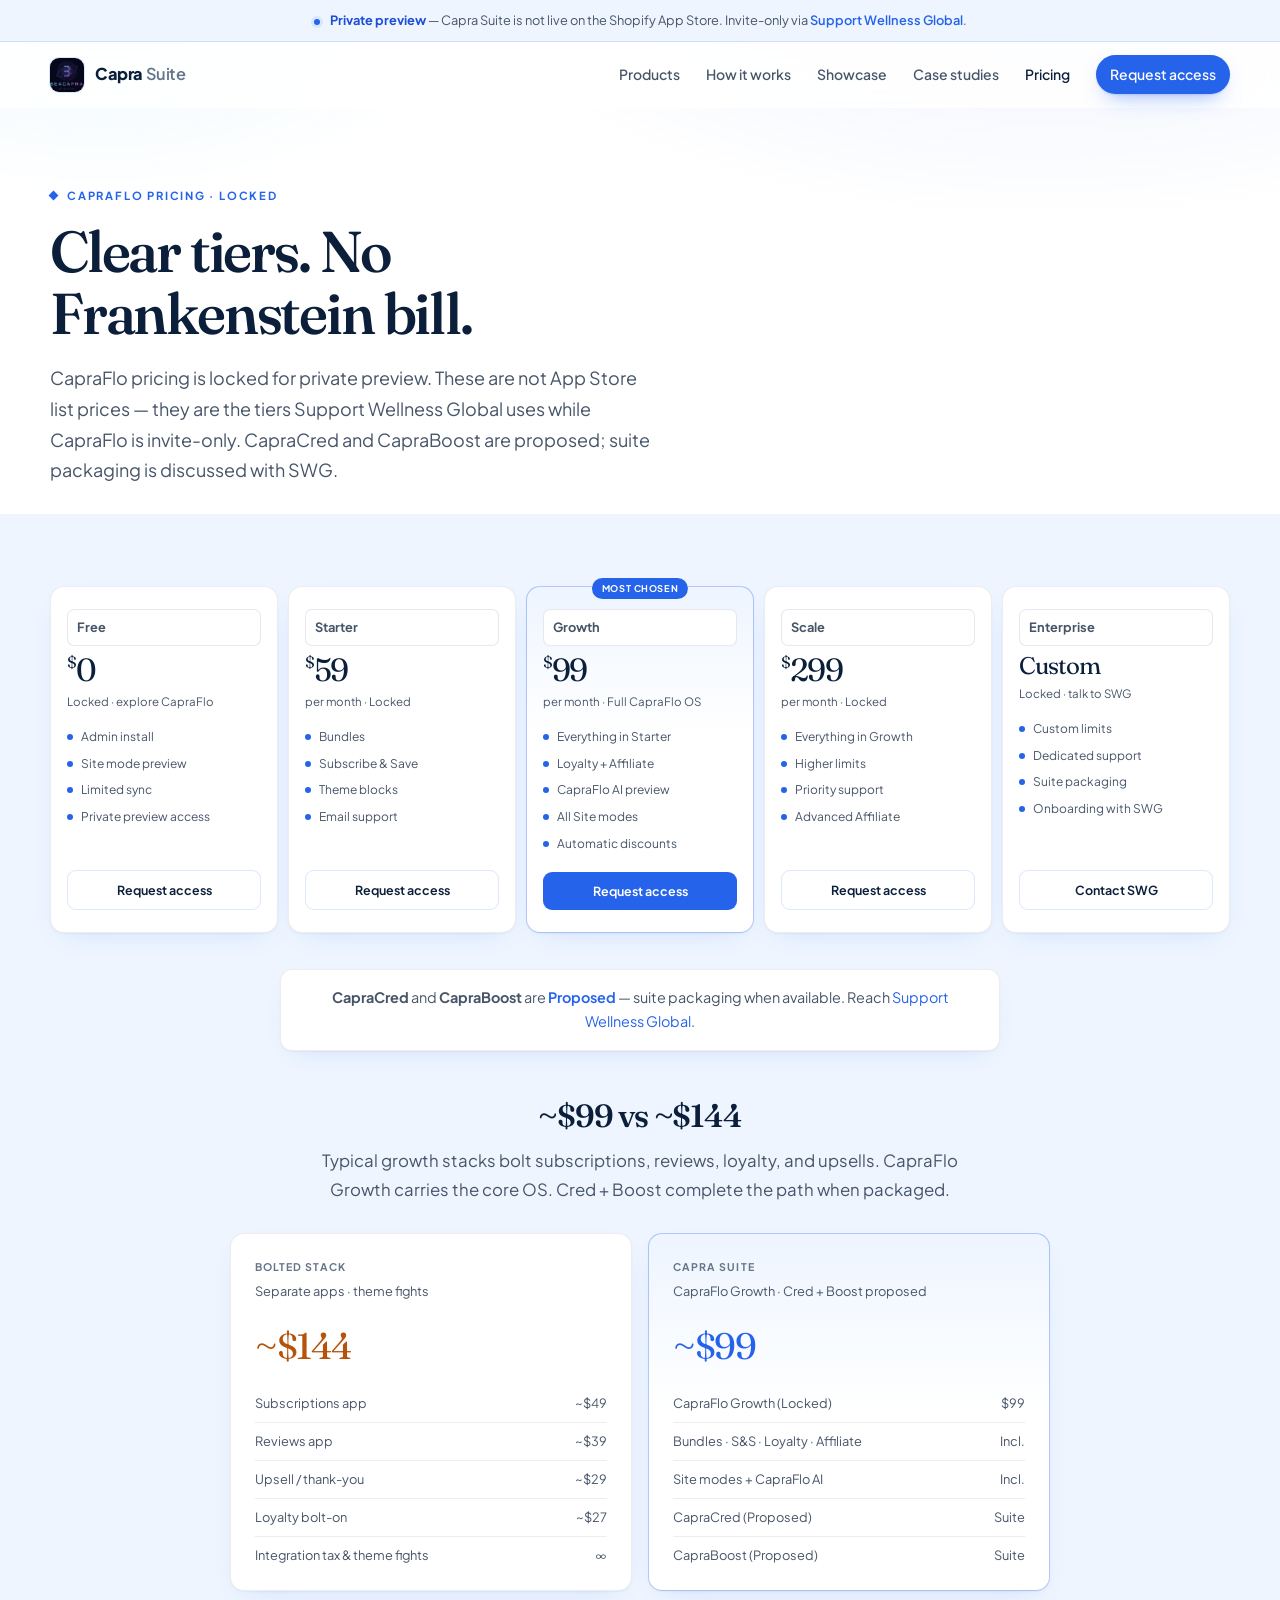
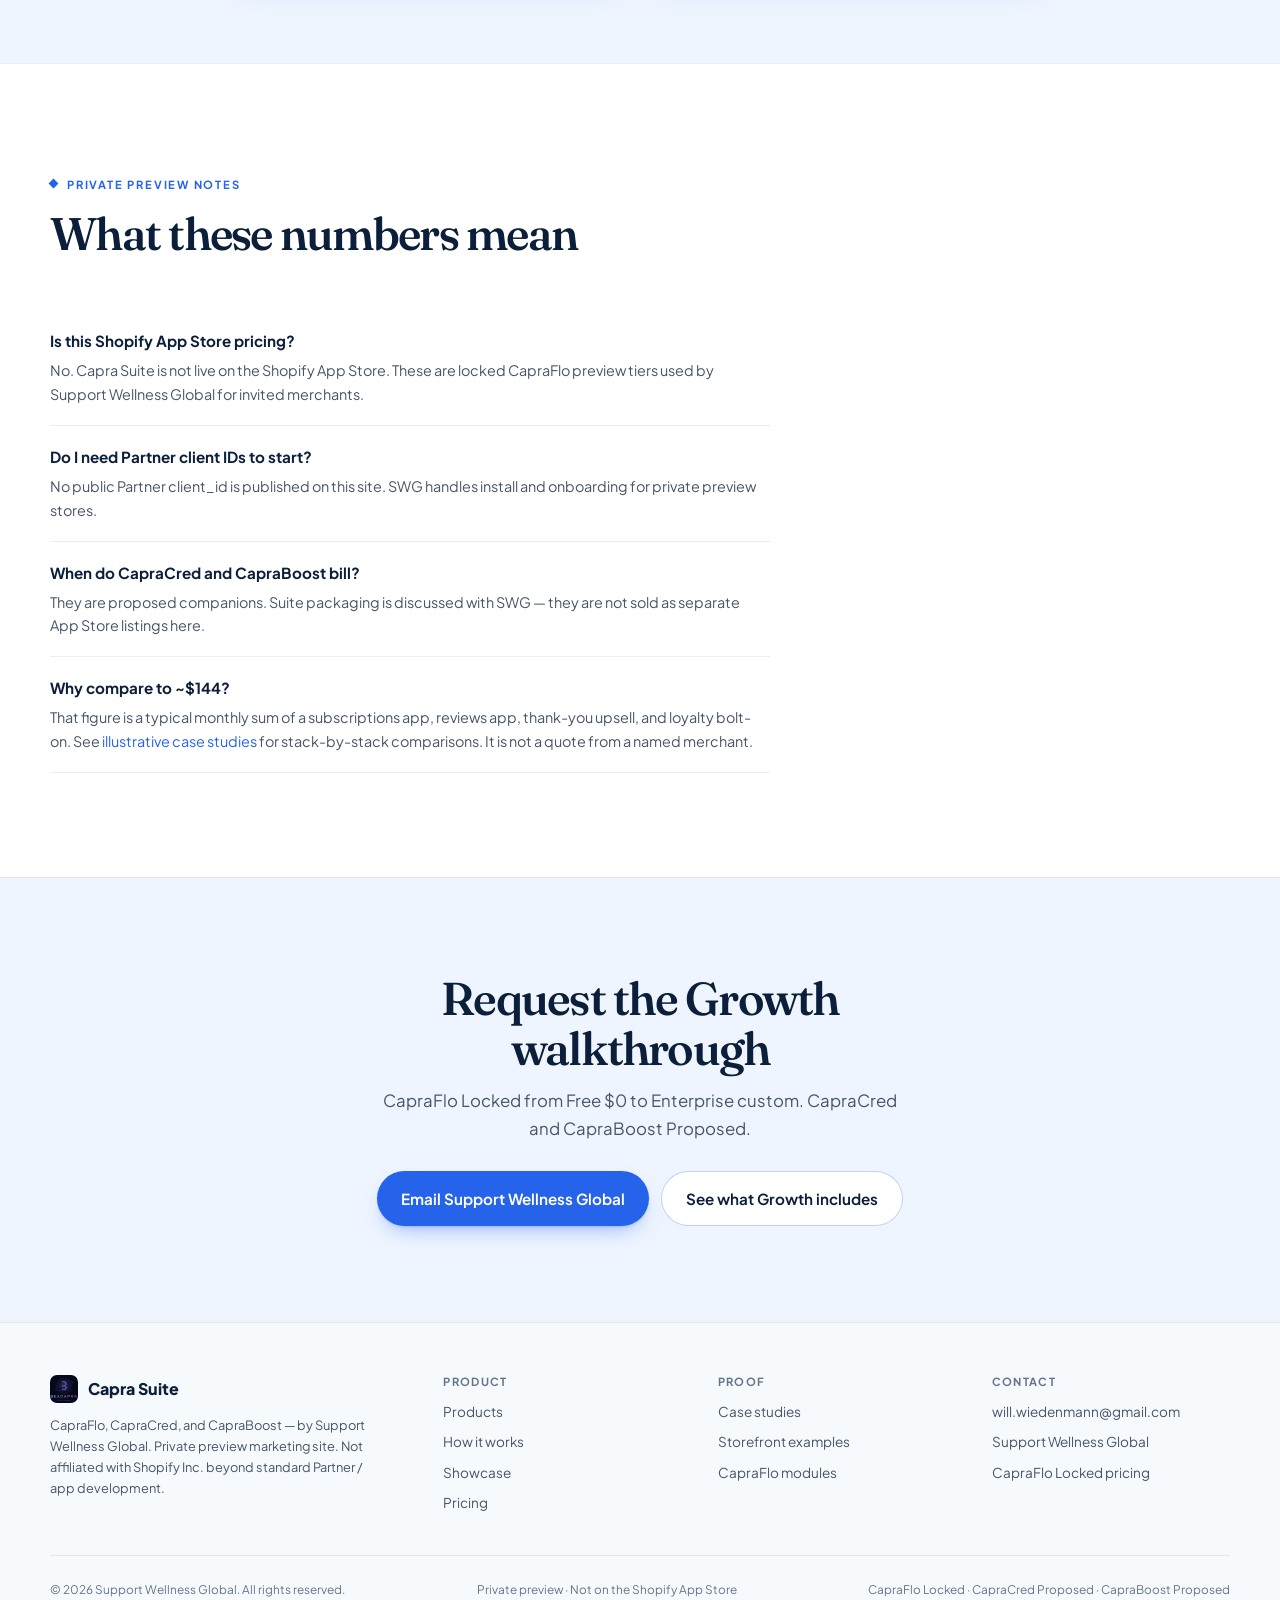
<file: pricing.html>
<!DOCTYPE html>
<html lang="en">
<head>
<meta charset="UTF-8">
<meta name="viewport" content="width=device-width, initial-scale=1">
<title>Capra Suite pricing — CapraFlo Locked, private preview</title>
<meta name="description" content="CapraFlo Locked pricing: Free $0, Starter $59, Growth $99, Scale $299, Enterprise custom. CapraCred and CapraBoost proposed. Private preview from Support Wellness Global.">
<meta property="og:title" content="Capra Suite pricing">
<meta property="og:description" content="Clear CapraFlo tiers. No Frankenstein bill. Private preview — not on the Shopify App Store.">
<meta property="og:type" content="website">
<meta property="og:image" content="https://capraflo.com/logo.jpeg">
<link rel="icon" href="logo.jpeg" type="image/jpeg">
<link rel="preconnect" href="https://fonts.googleapis.com">
<link rel="preconnect" href="https://fonts.gstatic.com" crossorigin>
<link href="https://fonts.googleapis.com/css2?family=Fraunces:opsz,wght@9..144,500;9..144,600;9..144,700&family=IBM+Plex+Mono:wght@400;500&family=Instrument+Serif:ital@0;1&family=Plus+Jakarta+Sans:wght@400;500;600;700;800&display=swap" rel="stylesheet">
<link rel="stylesheet" href="styles.css">
</head>
<body>
<a class="skip-link" href="#main">Skip to content</a>
<div class="preview-banner" role="status">
  <span class="live-dot" aria-hidden="true"></span>
  <strong>Private preview</strong> — Capra Suite is not live on the Shopify App Store.
  Invite-only via <a href="mailto:will.wiedenmann@gmail.com">Support Wellness Global</a>.
</div>
<header class="nav" id="nav">
  <div class="nav-inner">
    <a class="brand" href="index.html">
      <img src="logo.jpeg" width="34" height="34" alt="">
      <span>Capra<span class="brand-em">Suite</span></span>
    </a>
    <button class="nav-toggle" type="button" aria-expanded="false" aria-controls="nav-menu" aria-label="Open menu">
      <span></span><span></span>
    </button>
    <nav class="nav-links" id="nav-menu" aria-label="Primary">
      <a href="products.html">Products</a>
      <a href="how-it-works.html">How it works</a>
      <a href="showcase.html">Showcase</a>
      <a href="case-studies.html">Case studies</a>
      <a href="pricing.html" aria-current="page">Pricing</a>
      <a class="btn btn-primary btn-sm" href="mailto:will.wiedenmann@gmail.com">Request access</a>
    </nav>
  </div>
</header>

<main id="main">
  <section class="page-hero">
    <div class="container">
      <div class="eyebrow">CapraFlo pricing · Locked</div>
      <h1>Clear tiers. No Frankenstein bill.</h1>
      <p class="lead">CapraFlo pricing is locked for private preview. These are not App Store list prices — they are the tiers Support Wellness Global uses while CapraFlo is invite-only. CapraCred and CapraBoost are proposed; suite packaging is discussed with SWG.</p>
    </div>
  </section>

  <section class="section-tight on-sky">
    <div class="container">
      <div class="pricing-wrap">
        <div class="price-card">
          <div class="tier">Free</div>
          <div class="amount"><span class="cur">$</span>0</div>
          <div class="period">Locked · explore CapraFlo</div>
          <ul>
            <li>Admin install</li>
            <li>Site mode preview</li>
            <li>Limited sync</li>
            <li>Private preview access</li>
          </ul>
          <a class="cta" href="mailto:will.wiedenmann@gmail.com">Request access</a>
        </div>
        <div class="price-card">
          <div class="tier">Starter</div>
          <div class="amount"><span class="cur">$</span>59</div>
          <div class="period">per month · Locked</div>
          <ul>
            <li>Bundles</li>
            <li>Subscribe &amp; Save</li>
            <li>Theme blocks</li>
            <li>Email support</li>
          </ul>
          <a class="cta" href="mailto:will.wiedenmann@gmail.com">Request access</a>
        </div>
        <div class="price-card popular">
          <span class="pop-badge">Most chosen</span>
          <div class="tier">Growth</div>
          <div class="amount"><span class="cur">$</span>99</div>
          <div class="period">per month · Full CapraFlo OS</div>
          <ul>
            <li>Everything in Starter</li>
            <li>Loyalty + Affiliate</li>
            <li>CapraFlo AI preview</li>
            <li>All Site modes</li>
            <li>Automatic discounts</li>
          </ul>
          <a class="cta" href="mailto:will.wiedenmann@gmail.com">Request access</a>
        </div>
        <div class="price-card">
          <div class="tier">Scale</div>
          <div class="amount"><span class="cur">$</span>299</div>
          <div class="period">per month · Locked</div>
          <ul>
            <li>Everything in Growth</li>
            <li>Higher limits</li>
            <li>Priority support</li>
            <li>Advanced Affiliate</li>
          </ul>
          <a class="cta" href="mailto:will.wiedenmann@gmail.com">Request access</a>
        </div>
        <div class="price-card">
          <div class="tier">Enterprise</div>
          <div class="amount" style="font-size:1.5rem">Custom</div>
          <div class="period">Locked · talk to SWG</div>
          <ul>
            <li>Custom limits</li>
            <li>Dedicated support</li>
            <li>Suite packaging</li>
            <li>Onboarding with SWG</li>
          </ul>
          <a class="cta" href="mailto:will.wiedenmann@gmail.com">Contact SWG</a>
        </div>
      </div>
      <div class="proposed-note">
        <strong>CapraCred</strong> and <strong>CapraBoost</strong> are <strong class="status-prop">Proposed</strong> —
        suite packaging when available. Reach
        <a href="mailto:will.wiedenmann@gmail.com">Support Wellness Global</a>.
      </div>
      <div class="section-head center" style="margin-bottom:28px">
        <h2 style="font-size:clamp(1.5rem,2.6vw,2rem)">~$99 vs ~$144</h2>
        <p class="sub" style="margin:0 auto">Typical growth stacks bolt subscriptions, reviews, loyalty, and upsells. CapraFlo Growth carries the core OS. Cred + Boost complete the path when packaged.</p>
      </div>
      <div class="stack-compare">
        <div class="stack-box loser">
          <div class="stack-label">Bolted stack</div>
          <div class="stack-sub">Separate apps · theme fights</div>
          <div class="stack-total">~$144</div>
          <ul>
            <li><span>Subscriptions app</span><span>~$49</span></li>
            <li><span>Reviews app</span><span>~$39</span></li>
            <li><span>Upsell / thank-you</span><span>~$29</span></li>
            <li><span>Loyalty bolt-on</span><span>~$27</span></li>
            <li><span>Integration tax &amp; theme fights</span><span>∞</span></li>
          </ul>
        </div>
        <div class="stack-box winner">
          <div class="stack-label">Capra Suite</div>
          <div class="stack-sub">CapraFlo Growth · Cred + Boost proposed</div>
          <div class="stack-total">~$99</div>
          <ul>
            <li><span>CapraFlo Growth (Locked)</span><span>$99</span></li>
            <li><span>Bundles · S&amp;S · Loyalty · Affiliate</span><span>Incl.</span></li>
            <li><span>Site modes + CapraFlo AI</span><span>Incl.</span></li>
            <li><span>CapraCred (Proposed)</span><span>Suite</span></li>
            <li><span>CapraBoost (Proposed)</span><span>Suite</span></li>
          </ul>
        </div>
      </div>
    </div>
  </section>

  <section class="section hairline">
    <div class="container">
      <div class="section-head">
        <div class="eyebrow">Private preview notes</div>
        <h2>What these numbers mean</h2>
      </div>
      <dl class="faq">
        <dt>Is this Shopify App Store pricing?</dt>
        <dd>No. Capra Suite is not live on the Shopify App Store. These are locked CapraFlo preview tiers used by Support Wellness Global for invited merchants.</dd>
        <dt>Do I need Partner client IDs to start?</dt>
        <dd>No public Partner client_id is published on this site. SWG handles install and onboarding for private preview stores.</dd>
        <dt>When do CapraCred and CapraBoost bill?</dt>
        <dd>They are proposed companions. Suite packaging is discussed with SWG — they are not sold as separate App Store listings here.</dd>
        <dt>Why compare to ~$144?</dt>
        <dd>That figure is a typical monthly sum of a subscriptions app, reviews app, thank-you upsell, and loyalty bolt-on. See <a href="case-studies.html">illustrative case studies</a> for stack-by-stack comparisons. It is not a quote from a named merchant.</dd>
      </dl>
    </div>
  </section>

  <section class="cta-band on-sky">
    <div class="container">
      <h2>Request the Growth walkthrough</h2>
      <p>CapraFlo Locked from Free $0 to Enterprise custom. CapraCred and CapraBoost Proposed.</p>
      <div class="cta-row">
        <a class="btn btn-primary btn-lg" href="mailto:will.wiedenmann@gmail.com">Email Support Wellness Global</a>
        <a class="btn btn-ghost btn-lg" href="products.html">See what Growth includes</a>
      </div>
    </div>
  </section>
</main>

<footer class="footer">
  <div class="container">
    <div class="footer-top">
      <div>
        <div class="footer-brand">
          <img src="logo.jpeg" width="28" height="28" alt="">
          Capra Suite
        </div>
        <p class="footer-copy">CapraFlo, CapraCred, and CapraBoost — by Support Wellness Global. Private preview marketing site. Not affiliated with Shopify Inc. beyond standard Partner / app development.</p>
      </div>
      <div>
        <h4>Product</h4>
        <div class="footer-links">
          <a href="products.html">Products</a>
          <a href="how-it-works.html">How it works</a>
          <a href="showcase.html">Showcase</a>
          <a href="pricing.html">Pricing</a>
        </div>
      </div>
      <div>
        <h4>Proof</h4>
        <div class="footer-links">
          <a href="case-studies.html">Case studies</a>
          <a href="showcase.html">Storefront examples</a>
          <a href="products.html#capraflo">CapraFlo modules</a>
        </div>
      </div>
      <div>
        <h4>Contact</h4>
        <div class="footer-links">
          <a href="mailto:will.wiedenmann@gmail.com">will.wiedenmann@gmail.com</a>
          <a href="how-it-works.html#agency">Support Wellness Global</a>
          <a href="pricing.html">CapraFlo Locked pricing</a>
        </div>
      </div>
    </div>
    <div class="footer-bottom">
      <span>© 2026 Support Wellness Global. All rights reserved.</span>
      <span>Private preview · Not on the Shopify App Store</span>
      <span>CapraFlo Locked · CapraCred Proposed · CapraBoost Proposed</span>
    </div>
  </div>
</footer>
<script src="nav.js"></script>
</body>
</html>
</file>
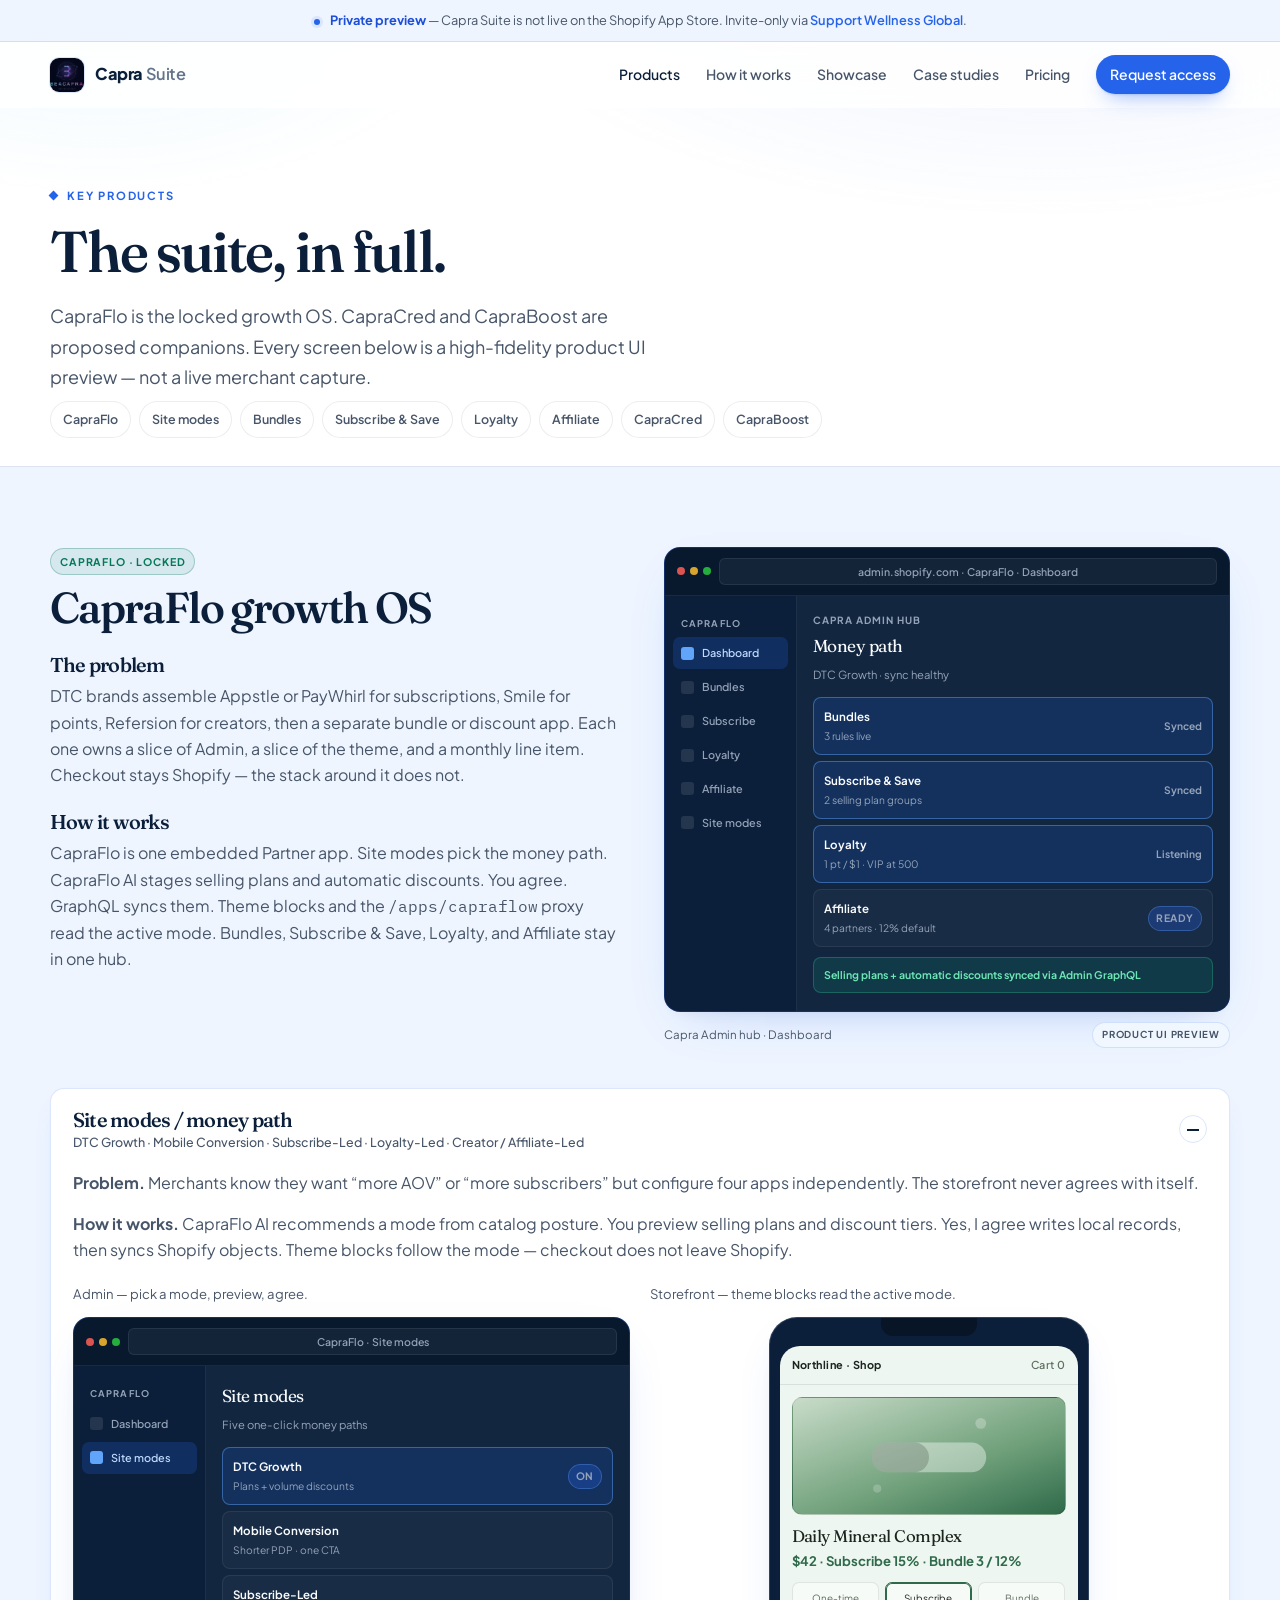
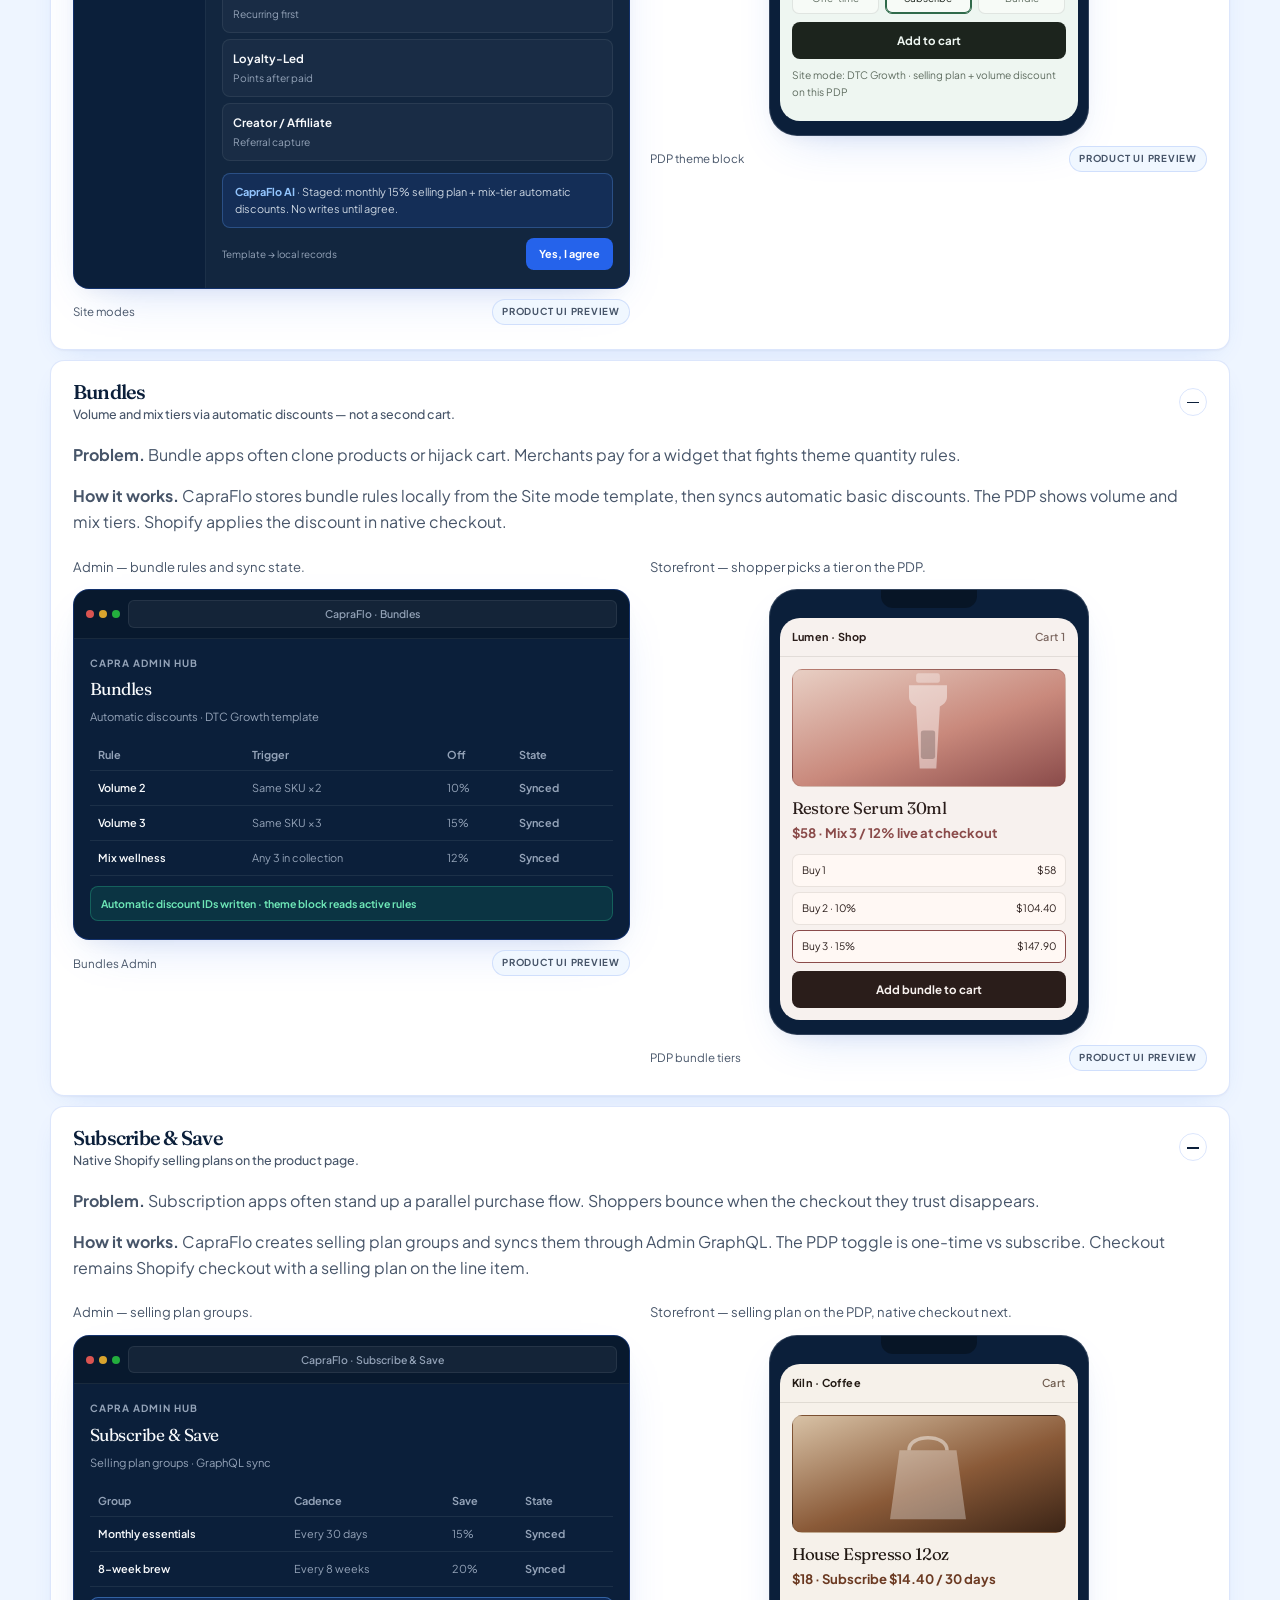
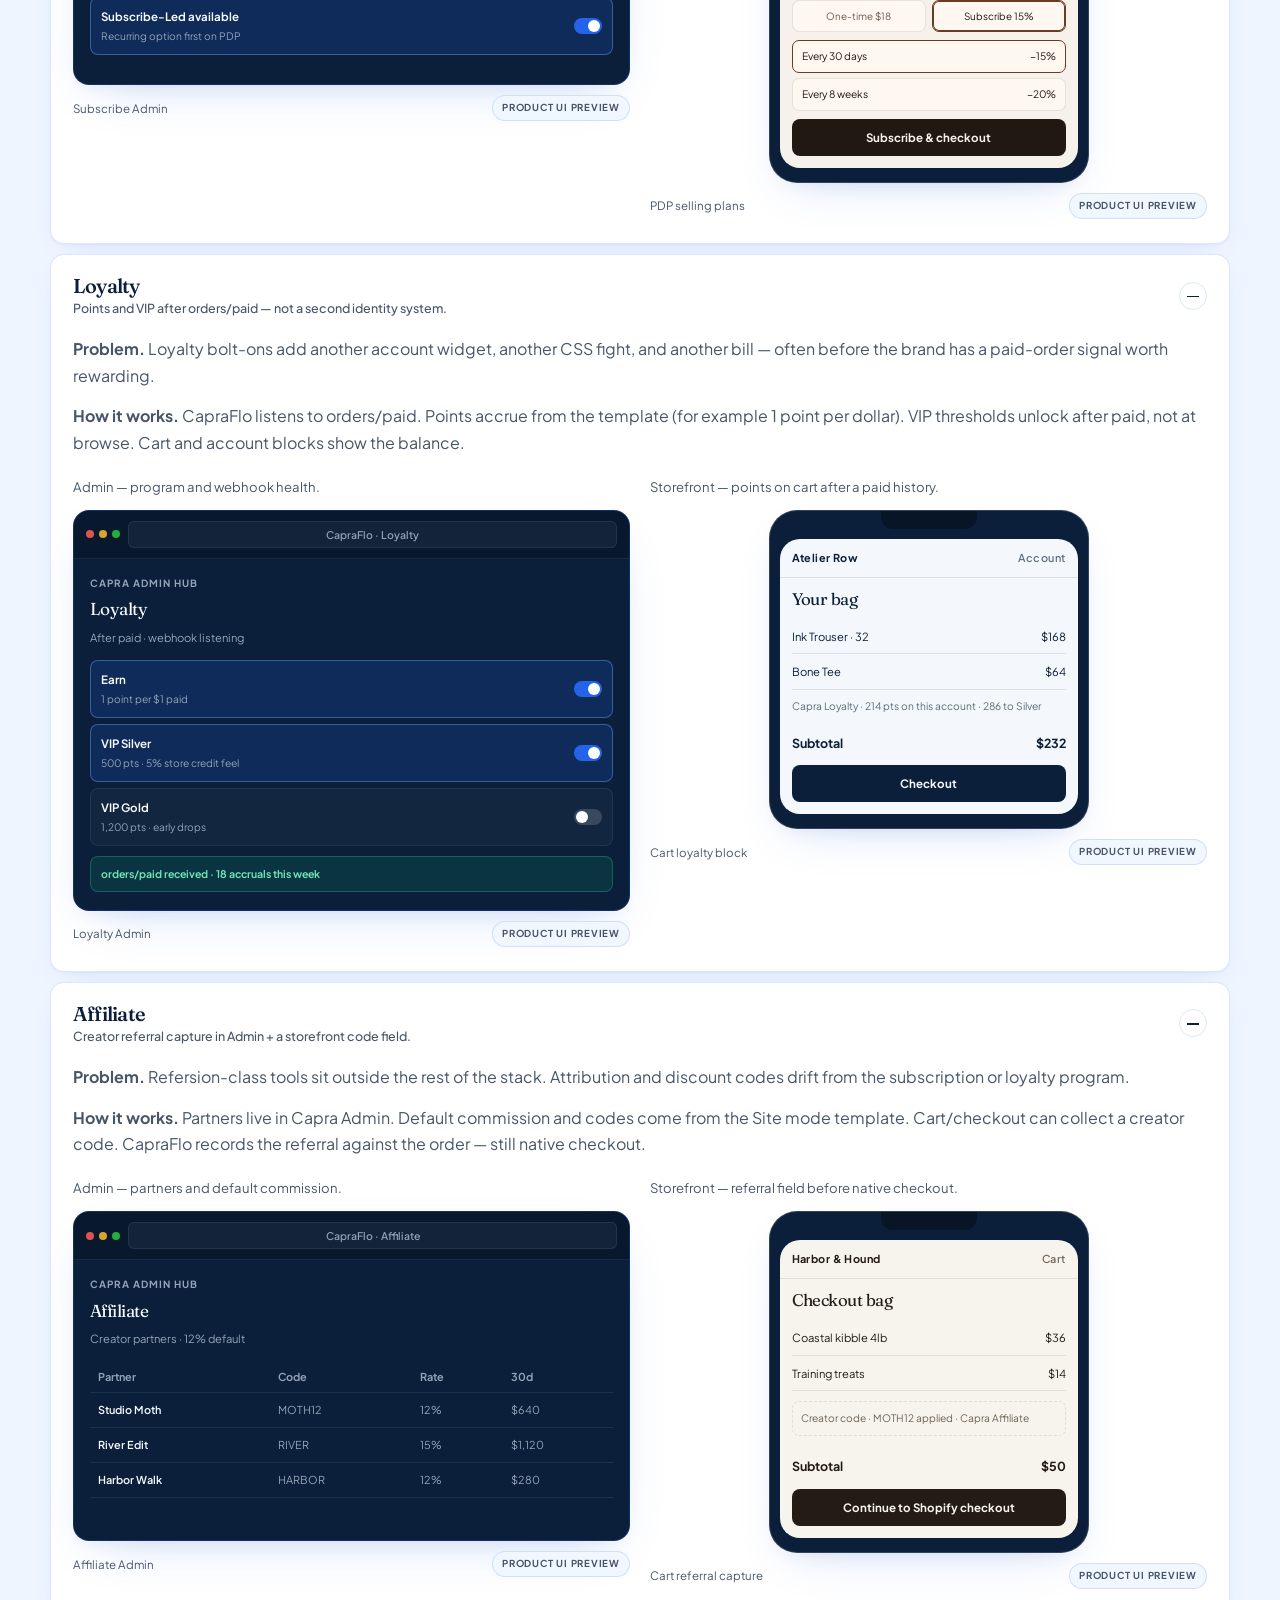
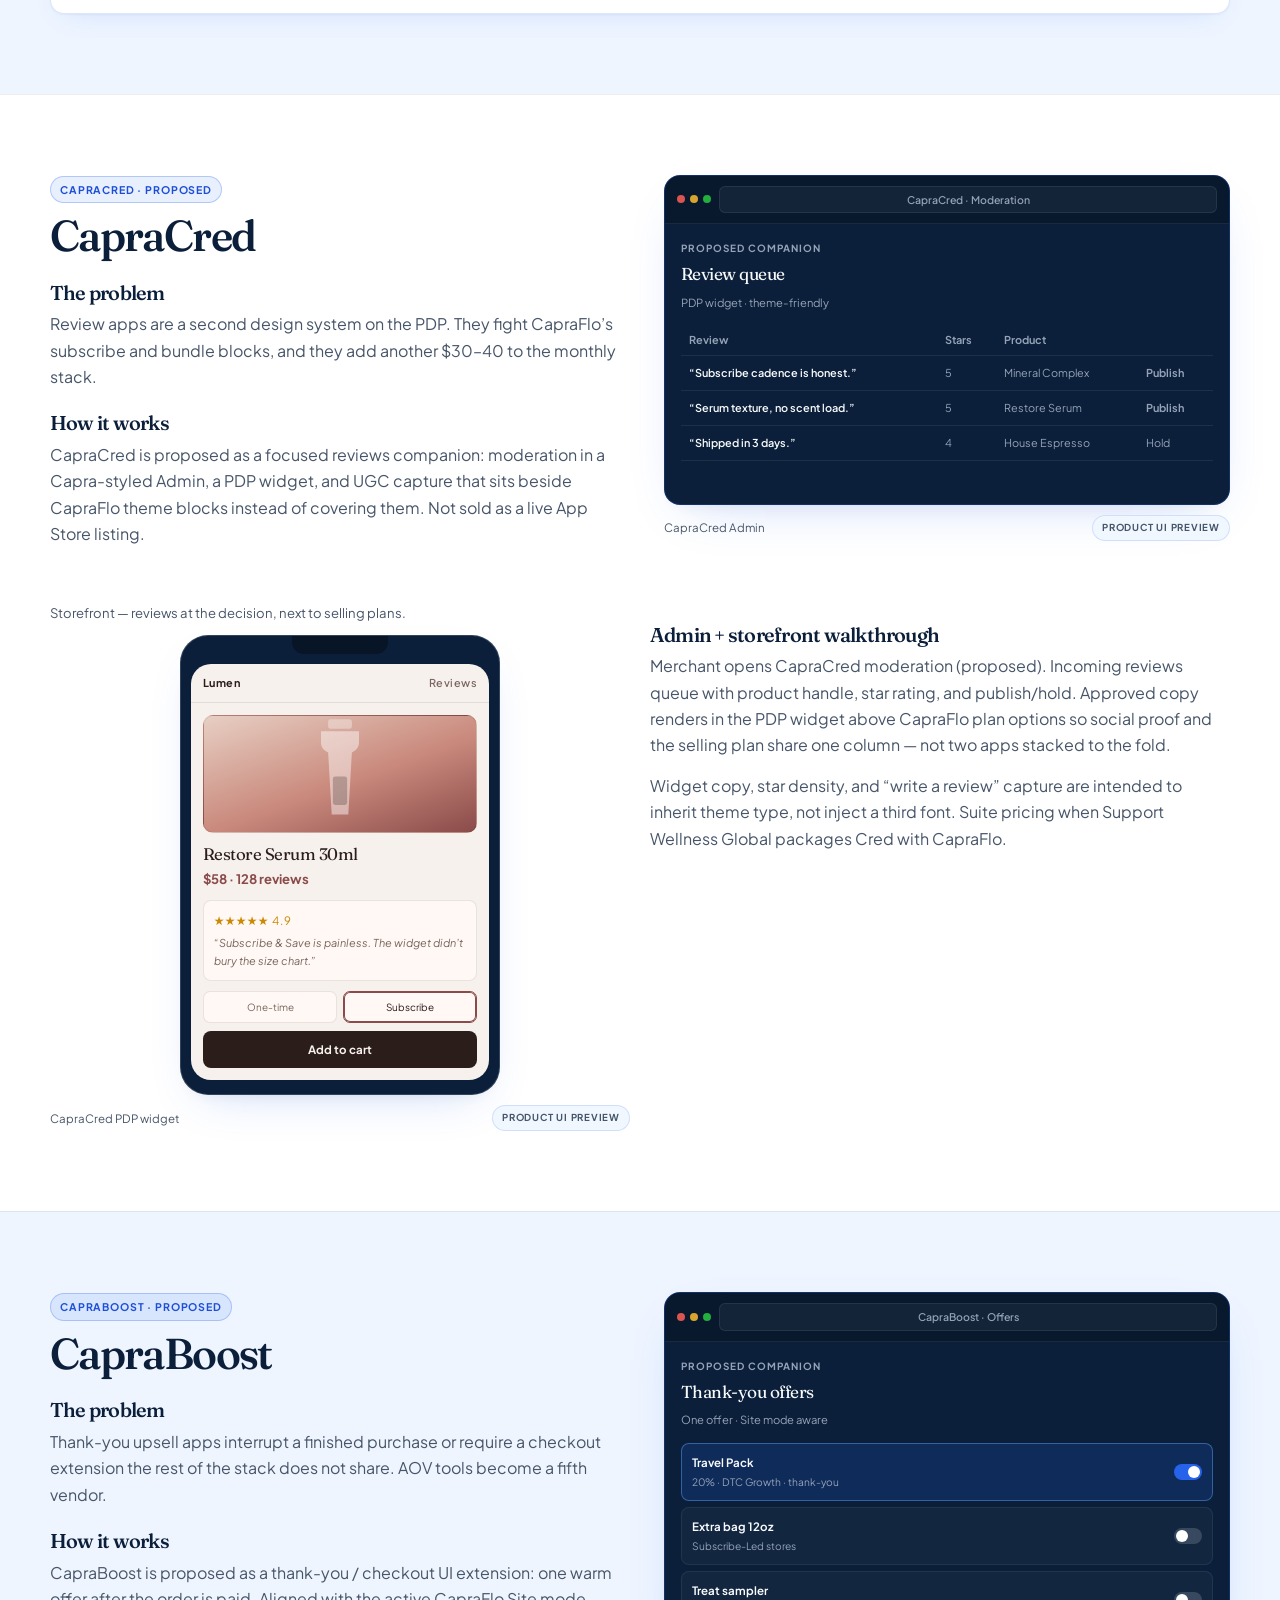
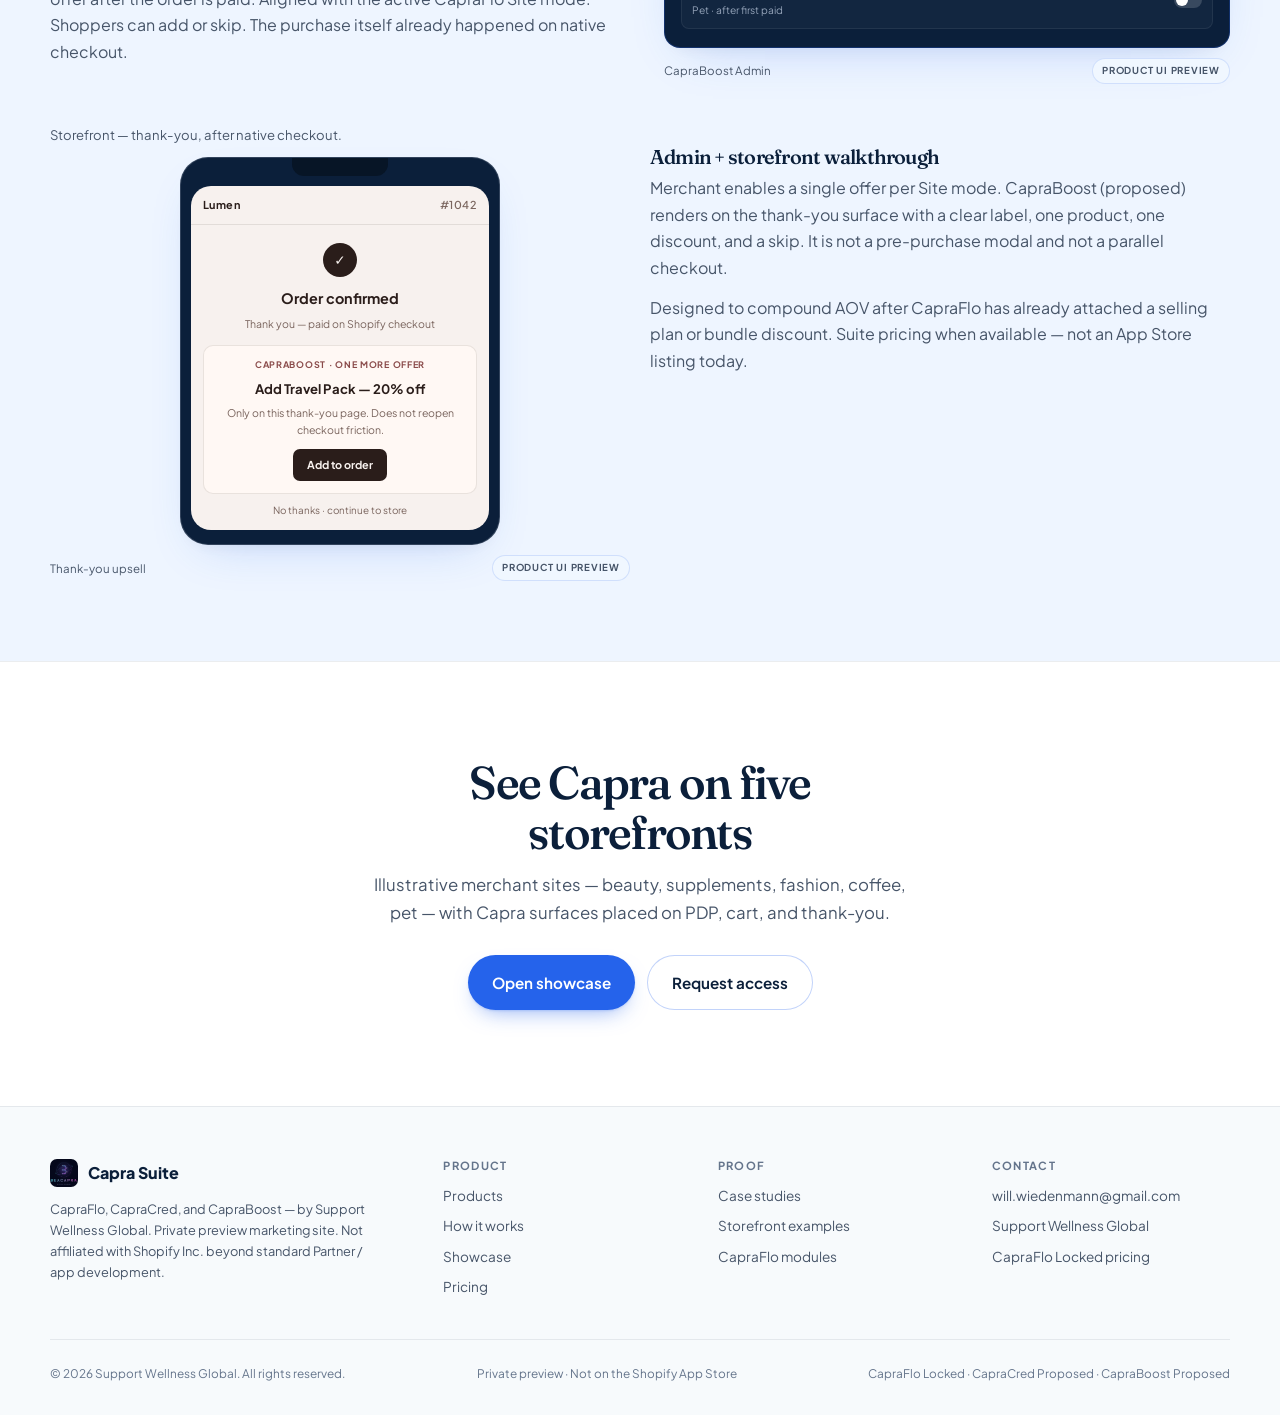
<file: products.html>
<!DOCTYPE html>
<html lang="en">
<head>
<meta charset="UTF-8">
<meta name="viewport" content="width=device-width, initial-scale=1">
<title>Capra Suite products — CapraFlo, CapraCred, CapraBoost</title>
<meta name="description" content="Deep look at CapraFlo modules (Site modes, Bundles, Subscribe & Save, Loyalty, Affiliate), CapraCred reviews, and CapraBoost thank-you upsells. Product UI previews — not live captures.">
<meta property="og:title" content="Capra Suite products">
<meta property="og:description" content="Admin hub and storefront walkthroughs for CapraFlo, CapraCred, and CapraBoost.">
<meta property="og:type" content="website">
<meta property="og:image" content="https://capraflo.com/logo.jpeg">
<link rel="icon" href="logo.jpeg" type="image/jpeg">
<link rel="preconnect" href="https://fonts.googleapis.com">
<link rel="preconnect" href="https://fonts.gstatic.com" crossorigin>
<link href="https://fonts.googleapis.com/css2?family=Fraunces:opsz,wght@9..144,500;9..144,600;9..144,700&family=IBM+Plex+Mono:wght@400;500&family=Instrument+Serif:ital@0;1&family=Plus+Jakarta+Sans:wght@400;500;600;700;800&display=swap" rel="stylesheet">
<link rel="stylesheet" href="styles.css">
</head>
<body>
<a class="skip-link" href="#main">Skip to content</a>
<div class="preview-banner" role="status">
  <span class="live-dot" aria-hidden="true"></span>
  <strong>Private preview</strong> — Capra Suite is not live on the Shopify App Store.
  Invite-only via <a href="mailto:will.wiedenmann@gmail.com">Support Wellness Global</a>.
</div>
<header class="nav" id="nav">
  <div class="nav-inner">
    <a class="brand" href="index.html">
      <img src="logo.jpeg" width="34" height="34" alt="">
      <span>Capra<span class="brand-em">Suite</span></span>
    </a>
    <button class="nav-toggle" type="button" aria-expanded="false" aria-controls="nav-menu" aria-label="Open menu">
      <span></span><span></span>
    </button>
    <nav class="nav-links" id="nav-menu" aria-label="Primary">
      <a href="products.html" aria-current="page">Products</a>
      <a href="how-it-works.html">How it works</a>
      <a href="showcase.html">Showcase</a>
      <a href="case-studies.html">Case studies</a>
      <a href="pricing.html">Pricing</a>
      <a class="btn btn-primary btn-sm" href="mailto:will.wiedenmann@gmail.com">Request access</a>
    </nav>
  </div>
</header>

<main id="main">
  <section class="page-hero">
    <div class="container">
      <div class="eyebrow">Key products</div>
      <h1>The suite, in full.</h1>
      <p class="lead">CapraFlo is the locked growth OS. CapraCred and CapraBoost are proposed companions. Every screen below is a high-fidelity product UI preview — not a live merchant capture.</p>
      <nav class="jump" aria-label="On this page">
        <a href="#capraflo">CapraFlo</a>
        <a href="#modes">Site modes</a>
        <a href="#bundles">Bundles</a>
        <a href="#subscribe">Subscribe &amp; Save</a>
        <a href="#loyalty">Loyalty</a>
        <a href="#affiliate">Affiliate</a>
        <a href="#capracred">CapraCred</a>
        <a href="#capraboost">CapraBoost</a>
      </nav>
    </div>
  </section>

  <article class="product-block on-sky" id="capraflo">
    <div class="container">
      <div class="intro">
        <div class="prose">
          <span class="tag tag-lock">CapraFlo · Locked</span>
          <h2>CapraFlo growth OS</h2>
          <h3>The problem</h3>
          <p>DTC brands assemble Appstle or PayWhirl for subscriptions, Smile for points, Refersion for creators, then a separate bundle or discount app. Each one owns a slice of Admin, a slice of the theme, and a monthly line item. Checkout stays Shopify — the stack around it does not.</p>
          <h3>How it works</h3>
          <p>CapraFlo is one embedded Partner app. Site modes pick the money path. CapraFlo AI stages selling plans and automatic discounts. You agree. GraphQL syncs them. Theme blocks and the <code>/apps/capraflow</code> proxy read the active mode. Bundles, Subscribe &amp; Save, Loyalty, and Affiliate stay in one hub.</p>
        </div>
        <div>
          <div class="frame" aria-hidden="true">
            <div class="frame-chrome">
              <div class="frame-dots"><i></i><i></i><i></i></div>
              <div class="frame-url">admin.shopify.com · CapraFlo · Dashboard</div>
            </div>
            <div class="admin">
              <aside class="admin-rail">
                <div class="side-label">CapraFlo</div>
                <div class="nav-item active"><span class="ico"></span> Dashboard</div>
                <div class="nav-item"><span class="ico"></span> Bundles</div>
                <div class="nav-item"><span class="ico"></span> Subscribe</div>
                <div class="nav-item"><span class="ico"></span> Loyalty</div>
                <div class="nav-item"><span class="ico"></span> Affiliate</div>
                <div class="nav-item"><span class="ico"></span> Site modes</div>
              </aside>
              <div class="admin-main">
                <div class="admin-kicker">Capra Admin hub</div>
                <div class="admin-title">Money path</div>
                <div class="admin-sub">DTC Growth · sync healthy</div>
                <div class="mode-list">
                  <div class="mode-row on"><div><b>Bundles</b><span>3 rules live</span></div><span class="status-ok">Synced</span></div>
                  <div class="mode-row on"><div><b>Subscribe &amp; Save</b><span>2 selling plan groups</span></div><span class="status-ok">Synced</span></div>
                  <div class="mode-row on"><div><b>Loyalty</b><span>1 pt / $1 · VIP at 500</span></div><span class="status-ok">Listening</span></div>
                  <div class="mode-row"><div><b>Affiliate</b><span>4 partners · 12% default</span></div><span class="pill">Ready</span></div>
                </div>
                <div class="sync-bar">Selling plans + automatic discounts synced via Admin GraphQL</div>
              </div>
            </div>
          </div>
          <div class="preview-cap"><span>Capra Admin hub · Dashboard</span><span class="tag">Product UI preview</span></div>
        </div>
      </div>

      <div class="acc" data-accordion="multiple">
        <section class="acc-item is-open" id="modes">
          <button class="acc-trigger" type="button" aria-expanded="true">
            <span>
              <h3>Site modes / money path</h3>
              <small>DTC Growth · Mobile Conversion · Subscribe-Led · Loyalty-Led · Creator / Affiliate-Led</small>
            </span>
            <span class="acc-plus" aria-hidden="true"></span>
          </button>
          <div class="acc-panel">
            <div class="prose" style="margin-bottom:20px">
              <p><strong>Problem.</strong> Merchants know they want “more AOV” or “more subscribers” but configure four apps independently. The storefront never agrees with itself.</p>
              <p><strong>How it works.</strong> CapraFlo AI recommends a mode from catalog posture. You preview selling plans and discount tiers. Yes, I agree writes local records, then syncs Shopify objects. Theme blocks follow the mode — checkout does not leave Shopify.</p>
            </div>
            <div class="walk">
              <div>
                <p class="walk-note">Admin — pick a mode, preview, agree.</p>
                <div class="frame" aria-hidden="true">
                  <div class="frame-chrome">
                    <div class="frame-dots"><i></i><i></i><i></i></div>
                    <div class="frame-url">CapraFlo · Site modes</div>
                  </div>
                  <div class="admin">
                    <aside class="admin-rail">
                      <div class="side-label">CapraFlo</div>
                      <div class="nav-item"><span class="ico"></span> Dashboard</div>
                      <div class="nav-item active"><span class="ico"></span> Site modes</div>
                    </aside>
                    <div class="admin-main">
                      <div class="admin-title">Site modes</div>
                      <div class="admin-sub">Five one-click money paths</div>
                      <div class="mode-list">
                        <div class="mode-row on"><div><b>DTC Growth</b><span>Plans + volume discounts</span></div><span class="pill">On</span></div>
                        <div class="mode-row"><div><b>Mobile Conversion</b><span>Shorter PDP · one CTA</span></div></div>
                        <div class="mode-row"><div><b>Subscribe-Led</b><span>Recurring first</span></div></div>
                        <div class="mode-row"><div><b>Loyalty-Led</b><span>Points after paid</span></div></div>
                        <div class="mode-row"><div><b>Creator / Affiliate</b><span>Referral capture</span></div></div>
                      </div>
                      <div class="ai-note"><strong>CapraFlo AI</strong> · Staged: monthly 15% selling plan + mix-tier automatic discounts. No writes until agree.</div>
                      <div class="agree-row"><span class="hint">Template → local records</span><span class="agree-btn">Yes, I agree</span></div>
                    </div>
                  </div>
                </div>
                <div class="preview-cap"><span>Site modes</span><span class="tag">Product UI preview</span></div>
              </div>
              <div>
                <p class="walk-note">Storefront — theme blocks read the active mode.</p>
                <div class="phone">
                  <div class="phone-notch"></div>
                  <div class="phone-screen shop shop-supp">
                    <div class="shop-bar">Northline · Shop<span>Cart 0</span></div>
                    <div class="shop-body">
                      <div class="shop-media"></div>
                      <div class="shop-name">Daily Mineral Complex</div>
                      <div class="shop-price">$42 · Subscribe 15% · Bundle 3 / 12%</div>
                      <div class="plan-row">
                        <div class="plan">One-time</div>
                        <div class="plan on">Subscribe</div>
                        <div class="plan">Bundle</div>
                      </div>
                      <div class="atc-shop">Add to cart</div>
                      <p class="points">Site mode: DTC Growth · selling plan + volume discount on this PDP</p>
                    </div>
                  </div>
                </div>
                <div class="preview-cap"><span>PDP theme block</span><span class="tag">Product UI preview</span></div>
              </div>
            </div>
          </div>
        </section>

        <section class="acc-item is-open" id="bundles">
          <button class="acc-trigger" type="button" aria-expanded="true">
            <span>
              <h3>Bundles</h3>
              <small>Volume and mix tiers via automatic discounts — not a second cart.</small>
            </span>
            <span class="acc-plus" aria-hidden="true"></span>
          </button>
          <div class="acc-panel">
            <div class="prose" style="margin-bottom:20px">
              <p><strong>Problem.</strong> Bundle apps often clone products or hijack cart. Merchants pay for a widget that fights theme quantity rules.</p>
              <p><strong>How it works.</strong> CapraFlo stores bundle rules locally from the Site mode template, then syncs automatic basic discounts. The PDP shows volume and mix tiers. Shopify applies the discount in native checkout.</p>
            </div>
            <div class="walk">
              <div>
                <p class="walk-note">Admin — bundle rules and sync state.</p>
                <div class="frame" aria-hidden="true">
                  <div class="frame-chrome">
                    <div class="frame-dots"><i></i><i></i><i></i></div>
                    <div class="frame-url">CapraFlo · Bundles</div>
                  </div>
                  <div class="admin-main" style="min-height:300px">
                    <div class="admin-kicker">Capra Admin hub</div>
                    <div class="admin-title">Bundles</div>
                    <div class="admin-sub">Automatic discounts · DTC Growth template</div>
                    <table class="table-mini">
                      <thead><tr><th>Rule</th><th>Trigger</th><th>Off</th><th>State</th></tr></thead>
                      <tbody>
                        <tr><td>Volume 2</td><td>Same SKU ×2</td><td>10%</td><td class="status-ok">Synced</td></tr>
                        <tr><td>Volume 3</td><td>Same SKU ×3</td><td>15%</td><td class="status-ok">Synced</td></tr>
                        <tr><td>Mix wellness</td><td>Any 3 in collection</td><td>12%</td><td class="status-ok">Synced</td></tr>
                      </tbody>
                    </table>
                    <div class="sync-bar">Automatic discount IDs written · theme block reads active rules</div>
                  </div>
                </div>
                <div class="preview-cap"><span>Bundles Admin</span><span class="tag">Product UI preview</span></div>
              </div>
              <div>
                <p class="walk-note">Storefront — shopper picks a tier on the PDP.</p>
                <div class="phone">
                  <div class="phone-notch"></div>
                  <div class="phone-screen shop shop-beauty">
                    <div class="shop-bar">Lumen · Shop<span>Cart 1</span></div>
                    <div class="shop-body">
                      <div class="shop-media"></div>
                      <div class="shop-name">Restore Serum 30ml</div>
                      <div class="shop-price">$58 · Mix 3 / 12% live at checkout</div>
                      <div class="tier-row">
                        <div class="tier"><span>Buy 1</span><span>$58</span></div>
                        <div class="tier"><span>Buy 2 · 10%</span><span>$104.40</span></div>
                        <div class="tier on"><span>Buy 3 · 15%</span><span>$147.90</span></div>
                      </div>
                      <div class="atc-shop">Add bundle to cart</div>
                    </div>
                  </div>
                </div>
                <div class="preview-cap"><span>PDP bundle tiers</span><span class="tag">Product UI preview</span></div>
              </div>
            </div>
          </div>
        </section>

        <section class="acc-item is-open" id="subscribe">
          <button class="acc-trigger" type="button" aria-expanded="true">
            <span>
              <h3>Subscribe &amp; Save</h3>
              <small>Native Shopify selling plans on the product page.</small>
            </span>
            <span class="acc-plus" aria-hidden="true"></span>
          </button>
          <div class="acc-panel">
            <div class="prose" style="margin-bottom:20px">
              <p><strong>Problem.</strong> Subscription apps often stand up a parallel purchase flow. Shoppers bounce when the checkout they trust disappears.</p>
              <p><strong>How it works.</strong> CapraFlo creates selling plan groups and syncs them through Admin GraphQL. The PDP toggle is one-time vs subscribe. Checkout remains Shopify checkout with a selling plan on the line item.</p>
            </div>
            <div class="walk">
              <div>
                <p class="walk-note">Admin — selling plan groups.</p>
                <div class="frame" aria-hidden="true">
                  <div class="frame-chrome">
                    <div class="frame-dots"><i></i><i></i><i></i></div>
                    <div class="frame-url">CapraFlo · Subscribe &amp; Save</div>
                  </div>
                  <div class="admin-main" style="min-height:300px">
                    <div class="admin-kicker">Capra Admin hub</div>
                    <div class="admin-title">Subscribe &amp; Save</div>
                    <div class="admin-sub">Selling plan groups · GraphQL sync</div>
                    <table class="table-mini">
                      <thead><tr><th>Group</th><th>Cadence</th><th>Save</th><th>State</th></tr></thead>
                      <tbody>
                        <tr><td>Monthly essentials</td><td>Every 30 days</td><td>15%</td><td class="status-ok">Synced</td></tr>
                        <tr><td>8-week brew</td><td>Every 8 weeks</td><td>20%</td><td class="status-ok">Synced</td></tr>
                      </tbody>
                    </table>
                    <div class="mode-row on" style="margin-top:10px"><div><b>Subscribe-Led available</b><span>Recurring option first on PDP</span></div><div class="toggle on"></div></div>
                  </div>
                </div>
                <div class="preview-cap"><span>Subscribe Admin</span><span class="tag">Product UI preview</span></div>
              </div>
              <div>
                <p class="walk-note">Storefront — selling plan on the PDP, native checkout next.</p>
                <div class="phone">
                  <div class="phone-notch"></div>
                  <div class="phone-screen shop shop-coffee">
                    <div class="shop-bar">Kiln · Coffee<span>Cart</span></div>
                    <div class="shop-body">
                      <div class="shop-media"></div>
                      <div class="shop-name">House Espresso 12oz</div>
                      <div class="shop-price">$18 · Subscribe $14.40 / 30 days</div>
                      <div class="plan-row">
                        <div class="plan">One-time $18</div>
                        <div class="plan on">Subscribe 15%</div>
                      </div>
                      <div class="tier-row">
                        <div class="tier on"><span>Every 30 days</span><span>−15%</span></div>
                        <div class="tier"><span>Every 8 weeks</span><span>−20%</span></div>
                      </div>
                      <div class="atc-shop">Subscribe &amp; checkout</div>
                    </div>
                  </div>
                </div>
                <div class="preview-cap"><span>PDP selling plans</span><span class="tag">Product UI preview</span></div>
              </div>
            </div>
          </div>
        </section>

        <section class="acc-item is-open" id="loyalty">
          <button class="acc-trigger" type="button" aria-expanded="true">
            <span>
              <h3>Loyalty</h3>
              <small>Points and VIP after orders/paid — not a second identity system.</small>
            </span>
            <span class="acc-plus" aria-hidden="true"></span>
          </button>
          <div class="acc-panel">
            <div class="prose" style="margin-bottom:20px">
              <p><strong>Problem.</strong> Loyalty bolt-ons add another account widget, another CSS fight, and another bill — often before the brand has a paid-order signal worth rewarding.</p>
              <p><strong>How it works.</strong> CapraFlo listens to orders/paid. Points accrue from the template (for example 1 point per dollar). VIP thresholds unlock after paid, not at browse. Cart and account blocks show the balance.</p>
            </div>
            <div class="walk">
              <div>
                <p class="walk-note">Admin — program and webhook health.</p>
                <div class="frame" aria-hidden="true">
                  <div class="frame-chrome">
                    <div class="frame-dots"><i></i><i></i><i></i></div>
                    <div class="frame-url">CapraFlo · Loyalty</div>
                  </div>
                  <div class="admin-main" style="min-height:280px">
                    <div class="admin-kicker">Capra Admin hub</div>
                    <div class="admin-title">Loyalty</div>
                    <div class="admin-sub">After paid · webhook listening</div>
                    <div class="mode-list">
                      <div class="mode-row on"><div><b>Earn</b><span>1 point per $1 paid</span></div><div class="toggle on"></div></div>
                      <div class="mode-row on"><div><b>VIP Silver</b><span>500 pts · 5% store credit feel</span></div><div class="toggle on"></div></div>
                      <div class="mode-row"><div><b>VIP Gold</b><span>1,200 pts · early drops</span></div><div class="toggle"></div></div>
                    </div>
                    <div class="sync-bar">orders/paid received · 18 accruals this week</div>
                  </div>
                </div>
                <div class="preview-cap"><span>Loyalty Admin</span><span class="tag">Product UI preview</span></div>
              </div>
              <div>
                <p class="walk-note">Storefront — points on cart after a paid history.</p>
                <div class="phone">
                  <div class="phone-notch"></div>
                  <div class="phone-screen shop shop-fashion">
                    <div class="shop-bar">Atelier Row<span>Account</span></div>
                    <div class="shop-body">
                      <div class="shop-name" style="margin-bottom:10px">Your bag</div>
                      <div class="cart-line"><span>Ink Trouser · 32</span><span>$168</span></div>
                      <div class="cart-line"><span>Bone Tee</span><span>$64</span></div>
                      <p class="points">Capra Loyalty · 214 pts on this account · 286 to Silver</p>
                      <div class="cart-total"><span>Subtotal</span><span>$232</span></div>
                      <div class="atc-shop" style="margin-top:12px">Checkout</div>
                    </div>
                  </div>
                </div>
                <div class="preview-cap"><span>Cart loyalty block</span><span class="tag">Product UI preview</span></div>
              </div>
            </div>
          </div>
        </section>

        <section class="acc-item is-open" id="affiliate">
          <button class="acc-trigger" type="button" aria-expanded="true">
            <span>
              <h3>Affiliate</h3>
              <small>Creator referral capture in Admin + a storefront code field.</small>
            </span>
            <span class="acc-plus" aria-hidden="true"></span>
          </button>
          <div class="acc-panel">
            <div class="prose" style="margin-bottom:20px">
              <p><strong>Problem.</strong> Refersion-class tools sit outside the rest of the stack. Attribution and discount codes drift from the subscription or loyalty program.</p>
              <p><strong>How it works.</strong> Partners live in Capra Admin. Default commission and codes come from the Site mode template. Cart/checkout can collect a creator code. CapraFlo records the referral against the order — still native checkout.</p>
            </div>
            <div class="walk">
              <div>
                <p class="walk-note">Admin — partners and default commission.</p>
                <div class="frame" aria-hidden="true">
                  <div class="frame-chrome">
                    <div class="frame-dots"><i></i><i></i><i></i></div>
                    <div class="frame-url">CapraFlo · Affiliate</div>
                  </div>
                  <div class="admin-main" style="min-height:280px">
                    <div class="admin-kicker">Capra Admin hub</div>
                    <div class="admin-title">Affiliate</div>
                    <div class="admin-sub">Creator partners · 12% default</div>
                    <table class="table-mini">
                      <thead><tr><th>Partner</th><th>Code</th><th>Rate</th><th>30d</th></tr></thead>
                      <tbody>
                        <tr><td>Studio Moth</td><td>MOTH12</td><td>12%</td><td>$640</td></tr>
                        <tr><td>River Edit</td><td>RIVER</td><td>15%</td><td>$1,120</td></tr>
                        <tr><td>Harbor Walk</td><td>HARBOR</td><td>12%</td><td>$280</td></tr>
                      </tbody>
                    </table>
                  </div>
                </div>
                <div class="preview-cap"><span>Affiliate Admin</span><span class="tag">Product UI preview</span></div>
              </div>
              <div>
                <p class="walk-note">Storefront — referral field before native checkout.</p>
                <div class="phone">
                  <div class="phone-notch"></div>
                  <div class="phone-screen shop shop-pet">
                    <div class="shop-bar">Harbor &amp; Hound<span>Cart</span></div>
                    <div class="shop-body">
                      <div class="shop-name" style="margin-bottom:10px">Checkout bag</div>
                      <div class="cart-line"><span>Coastal kibble 4lb</span><span>$36</span></div>
                      <div class="cart-line"><span>Training treats</span><span>$14</span></div>
                      <div class="aff-field">Creator code · MOTH12 applied · Capra Affiliate</div>
                      <div class="cart-total"><span>Subtotal</span><span>$50</span></div>
                      <div class="atc-shop" style="margin-top:12px">Continue to Shopify checkout</div>
                    </div>
                  </div>
                </div>
                <div class="preview-cap"><span>Cart referral capture</span><span class="tag">Product UI preview</span></div>
              </div>
            </div>
          </div>
        </section>
      </div>
    </div>
  </article>

  <article class="product-block" id="capracred">
    <div class="container">
      <div class="intro">
        <div class="prose">
          <span class="tag tag-prop">CapraCred · Proposed</span>
          <h2>CapraCred</h2>
          <h3>The problem</h3>
          <p>Review apps are a second design system on the PDP. They fight CapraFlo’s subscribe and bundle blocks, and they add another $30–40 to the monthly stack.</p>
          <h3>How it works</h3>
          <p>CapraCred is proposed as a focused reviews companion: moderation in a Capra-styled Admin, a PDP widget, and UGC capture that sits beside CapraFlo theme blocks instead of covering them. Not sold as a live App Store listing.</p>
        </div>
        <div>
          <div class="frame" aria-hidden="true">
            <div class="frame-chrome">
              <div class="frame-dots"><i></i><i></i><i></i></div>
              <div class="frame-url">CapraCred · Moderation</div>
            </div>
            <div class="admin-main" style="min-height:280px">
              <div class="admin-kicker">Proposed companion</div>
              <div class="admin-title">Review queue</div>
              <div class="admin-sub">PDP widget · theme-friendly</div>
              <table class="table-mini">
                <thead><tr><th>Review</th><th>Stars</th><th>Product</th><th></th></tr></thead>
                <tbody>
                  <tr><td>“Subscribe cadence is honest.”</td><td>5</td><td>Mineral Complex</td><td class="status-ok">Publish</td></tr>
                  <tr><td>“Serum texture, no scent load.”</td><td>5</td><td>Restore Serum</td><td class="status-ok">Publish</td></tr>
                  <tr><td>“Shipped in 3 days.”</td><td>4</td><td>House Espresso</td><td>Hold</td></tr>
                </tbody>
              </table>
            </div>
          </div>
          <div class="preview-cap"><span>CapraCred Admin</span><span class="tag">Product UI preview</span></div>
        </div>
      </div>
      <div class="walk">
        <div>
          <p class="walk-note">Storefront — reviews at the decision, next to selling plans.</p>
          <div class="phone">
            <div class="phone-notch"></div>
            <div class="phone-screen shop shop-beauty">
              <div class="shop-bar">Lumen<span>Reviews</span></div>
              <div class="shop-body">
                <div class="shop-media"></div>
                <div class="shop-name">Restore Serum 30ml</div>
                <div class="shop-price">$58 · 128 reviews</div>
                <div class="shop-reviews">
                  <div class="stars">★★★★★ 4.9</div>
                  <p>“Subscribe &amp; Save is painless. The widget didn’t bury the size chart.”</p>
                </div>
                <div class="plan-row">
                  <div class="plan">One-time</div>
                  <div class="plan on">Subscribe</div>
                </div>
                <div class="atc-shop">Add to cart</div>
              </div>
            </div>
          </div>
          <div class="preview-cap"><span>CapraCred PDP widget</span><span class="tag">Product UI preview</span></div>
        </div>
        <div class="prose">
          <h3>Admin + storefront walkthrough</h3>
          <p>Merchant opens CapraCred moderation (proposed). Incoming reviews queue with product handle, star rating, and publish/hold. Approved copy renders in the PDP widget above CapraFlo plan options so social proof and the selling plan share one column — not two apps stacked to the fold.</p>
          <p>Widget copy, star density, and “write a review” capture are intended to inherit theme type, not inject a third font. Suite pricing when Support Wellness Global packages Cred with CapraFlo.</p>
        </div>
      </div>
    </div>
  </article>

  <article class="product-block on-sky" id="capraboost">
    <div class="container">
      <div class="intro">
        <div class="prose">
          <span class="tag tag-prop">CapraBoost · Proposed</span>
          <h2>CapraBoost</h2>
          <h3>The problem</h3>
          <p>Thank-you upsell apps interrupt a finished purchase or require a checkout extension the rest of the stack does not share. AOV tools become a fifth vendor.</p>
          <h3>How it works</h3>
          <p>CapraBoost is proposed as a thank-you / checkout UI extension: one warm offer after the order is paid. Aligned with the active CapraFlo Site mode. Shoppers can add or skip. The purchase itself already happened on native checkout.</p>
        </div>
        <div>
          <div class="frame" aria-hidden="true">
            <div class="frame-chrome">
              <div class="frame-dots"><i></i><i></i><i></i></div>
              <div class="frame-url">CapraBoost · Offers</div>
            </div>
            <div class="admin-main" style="min-height:260px">
              <div class="admin-kicker">Proposed companion</div>
              <div class="admin-title">Thank-you offers</div>
              <div class="admin-sub">One offer · Site mode aware</div>
              <div class="mode-list">
                <div class="mode-row on"><div><b>Travel Pack</b><span>20% · DTC Growth · thank-you</span></div><div class="toggle on"></div></div>
                <div class="mode-row"><div><b>Extra bag 12oz</b><span>Subscribe-Led stores</span></div><div class="toggle"></div></div>
                <div class="mode-row"><div><b>Treat sampler</b><span>Pet · after first paid</span></div><div class="toggle"></div></div>
              </div>
            </div>
          </div>
          <div class="preview-cap"><span>CapraBoost Admin</span><span class="tag">Product UI preview</span></div>
        </div>
      </div>
      <div class="walk">
        <div>
          <p class="walk-note">Storefront — thank-you, after native checkout.</p>
          <div class="phone">
            <div class="phone-notch"></div>
            <div class="phone-screen shop shop-beauty">
              <div class="shop-bar">Lumen<span>#1042</span></div>
              <div class="shop-body">
                <div class="ty-check">✓</div>
                <div class="ty-title">Order confirmed</div>
                <div class="ty-sub">Thank you — paid on Shopify checkout</div>
                <div class="boost">
                  <div class="bo-label">CapraBoost · One more offer</div>
                  <b>Add Travel Pack — 20% off</b>
                  <p>Only on this thank-you page. Does not reopen checkout friction.</p>
                  <span class="bo-btn">Add to order</span>
                </div>
                <div class="skip">No thanks · continue to store</div>
              </div>
            </div>
          </div>
          <div class="preview-cap"><span>Thank-you upsell</span><span class="tag">Product UI preview</span></div>
        </div>
        <div class="prose">
          <h3>Admin + storefront walkthrough</h3>
          <p>Merchant enables a single offer per Site mode. CapraBoost (proposed) renders on the thank-you surface with a clear label, one product, one discount, and a skip. It is not a pre-purchase modal and not a parallel checkout.</p>
          <p>Designed to compound AOV after CapraFlo has already attached a selling plan or bundle discount. Suite pricing when available — not an App Store listing today.</p>
        </div>
      </div>
    </div>
  </article>

  <section class="cta-band">
    <div class="container">
      <h2>See Capra on five storefronts</h2>
      <p>Illustrative merchant sites — beauty, supplements, fashion, coffee, pet — with Capra surfaces placed on PDP, cart, and thank-you.</p>
      <div class="cta-row">
        <a class="btn btn-primary btn-lg" href="showcase.html">Open showcase</a>
        <a class="btn btn-ghost btn-lg" href="mailto:will.wiedenmann@gmail.com">Request access</a>
      </div>
    </div>
  </section>
</main>

<footer class="footer">
  <div class="container">
    <div class="footer-top">
      <div>
        <div class="footer-brand">
          <img src="logo.jpeg" width="28" height="28" alt="">
          Capra Suite
        </div>
        <p class="footer-copy">CapraFlo, CapraCred, and CapraBoost — by Support Wellness Global. Private preview marketing site. Not affiliated with Shopify Inc. beyond standard Partner / app development.</p>
      </div>
      <div>
        <h4>Product</h4>
        <div class="footer-links">
          <a href="products.html">Products</a>
          <a href="how-it-works.html">How it works</a>
          <a href="showcase.html">Showcase</a>
          <a href="pricing.html">Pricing</a>
        </div>
      </div>
      <div>
        <h4>Proof</h4>
        <div class="footer-links">
          <a href="case-studies.html">Case studies</a>
          <a href="showcase.html">Storefront examples</a>
          <a href="products.html#capraflo">CapraFlo modules</a>
        </div>
      </div>
      <div>
        <h4>Contact</h4>
        <div class="footer-links">
          <a href="mailto:will.wiedenmann@gmail.com">will.wiedenmann@gmail.com</a>
          <a href="how-it-works.html#agency">Support Wellness Global</a>
          <a href="pricing.html">CapraFlo Locked pricing</a>
        </div>
      </div>
    </div>
    <div class="footer-bottom">
      <span>© 2026 Support Wellness Global. All rights reserved.</span>
      <span>Private preview · Not on the Shopify App Store</span>
      <span>CapraFlo Locked · CapraCred Proposed · CapraBoost Proposed</span>
    </div>
  </div>
</footer>
<script src="nav.js"></script>
</body>
</html>
</file>
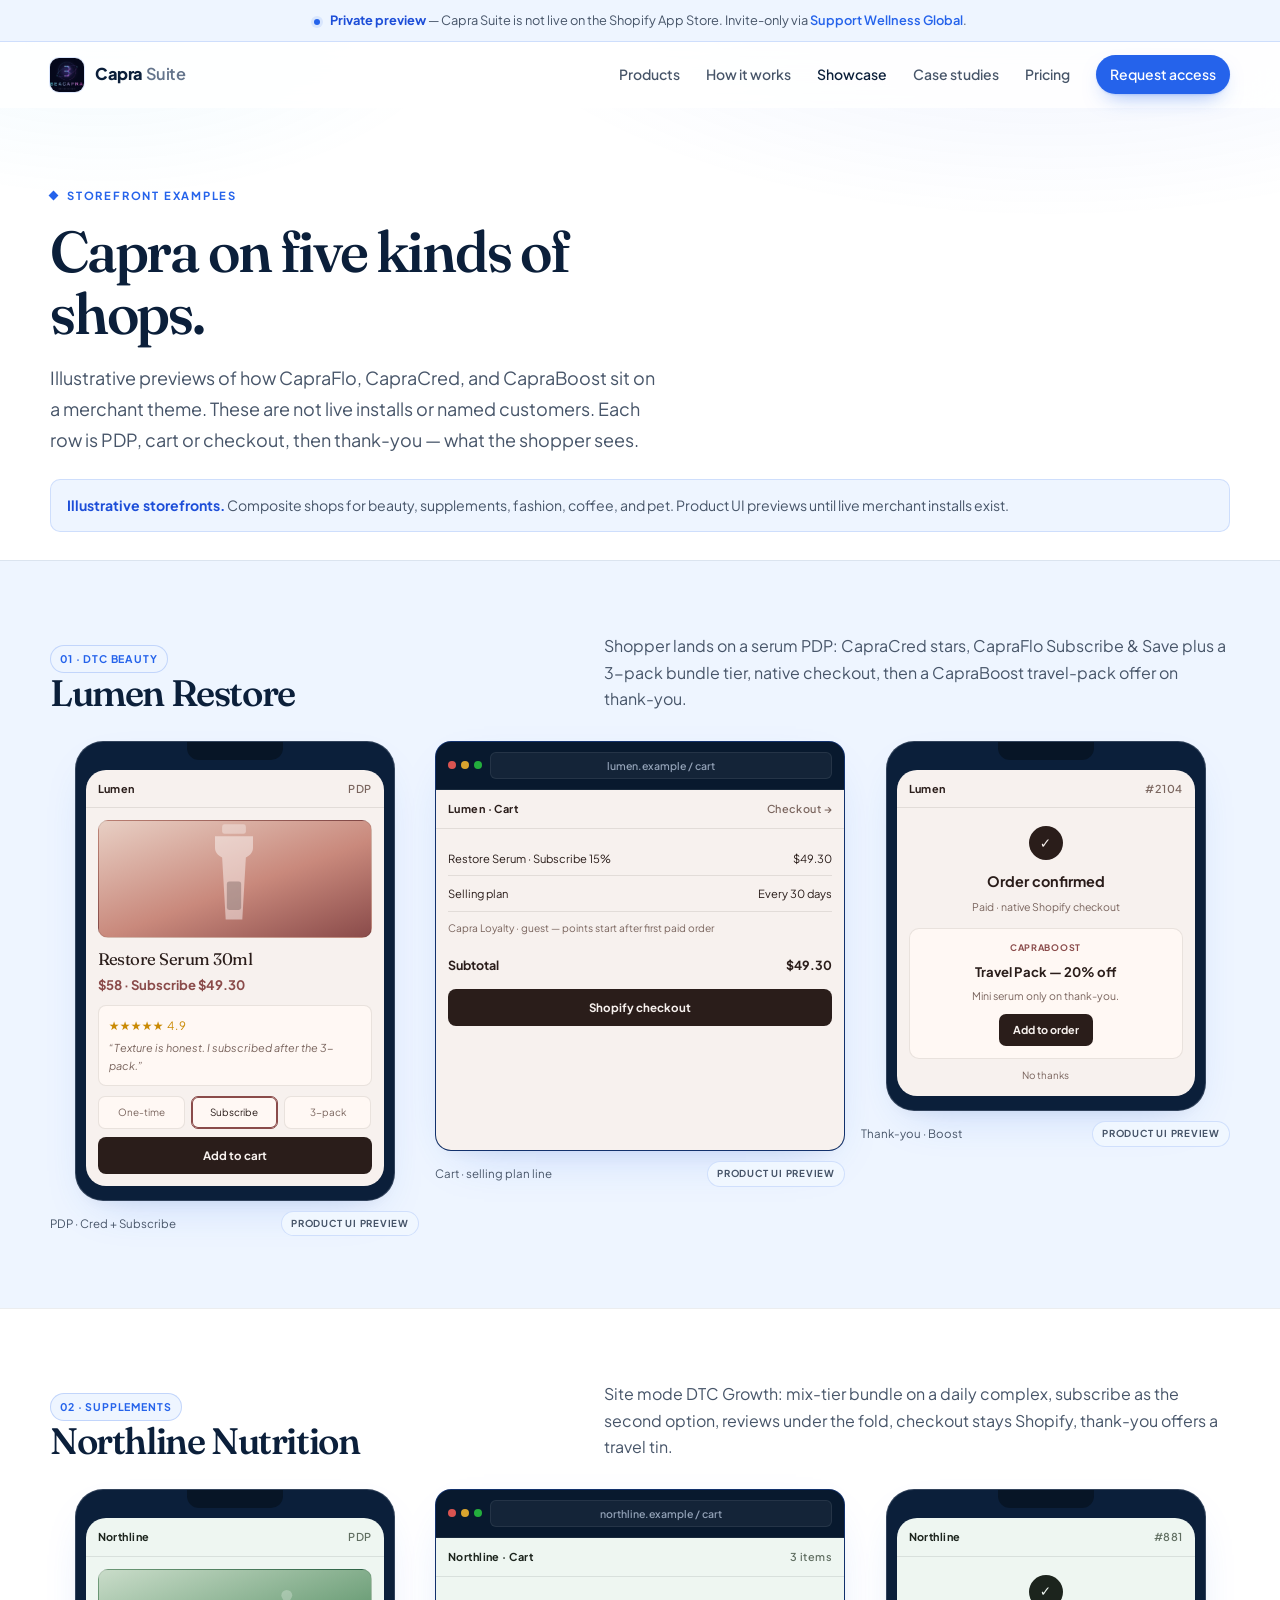
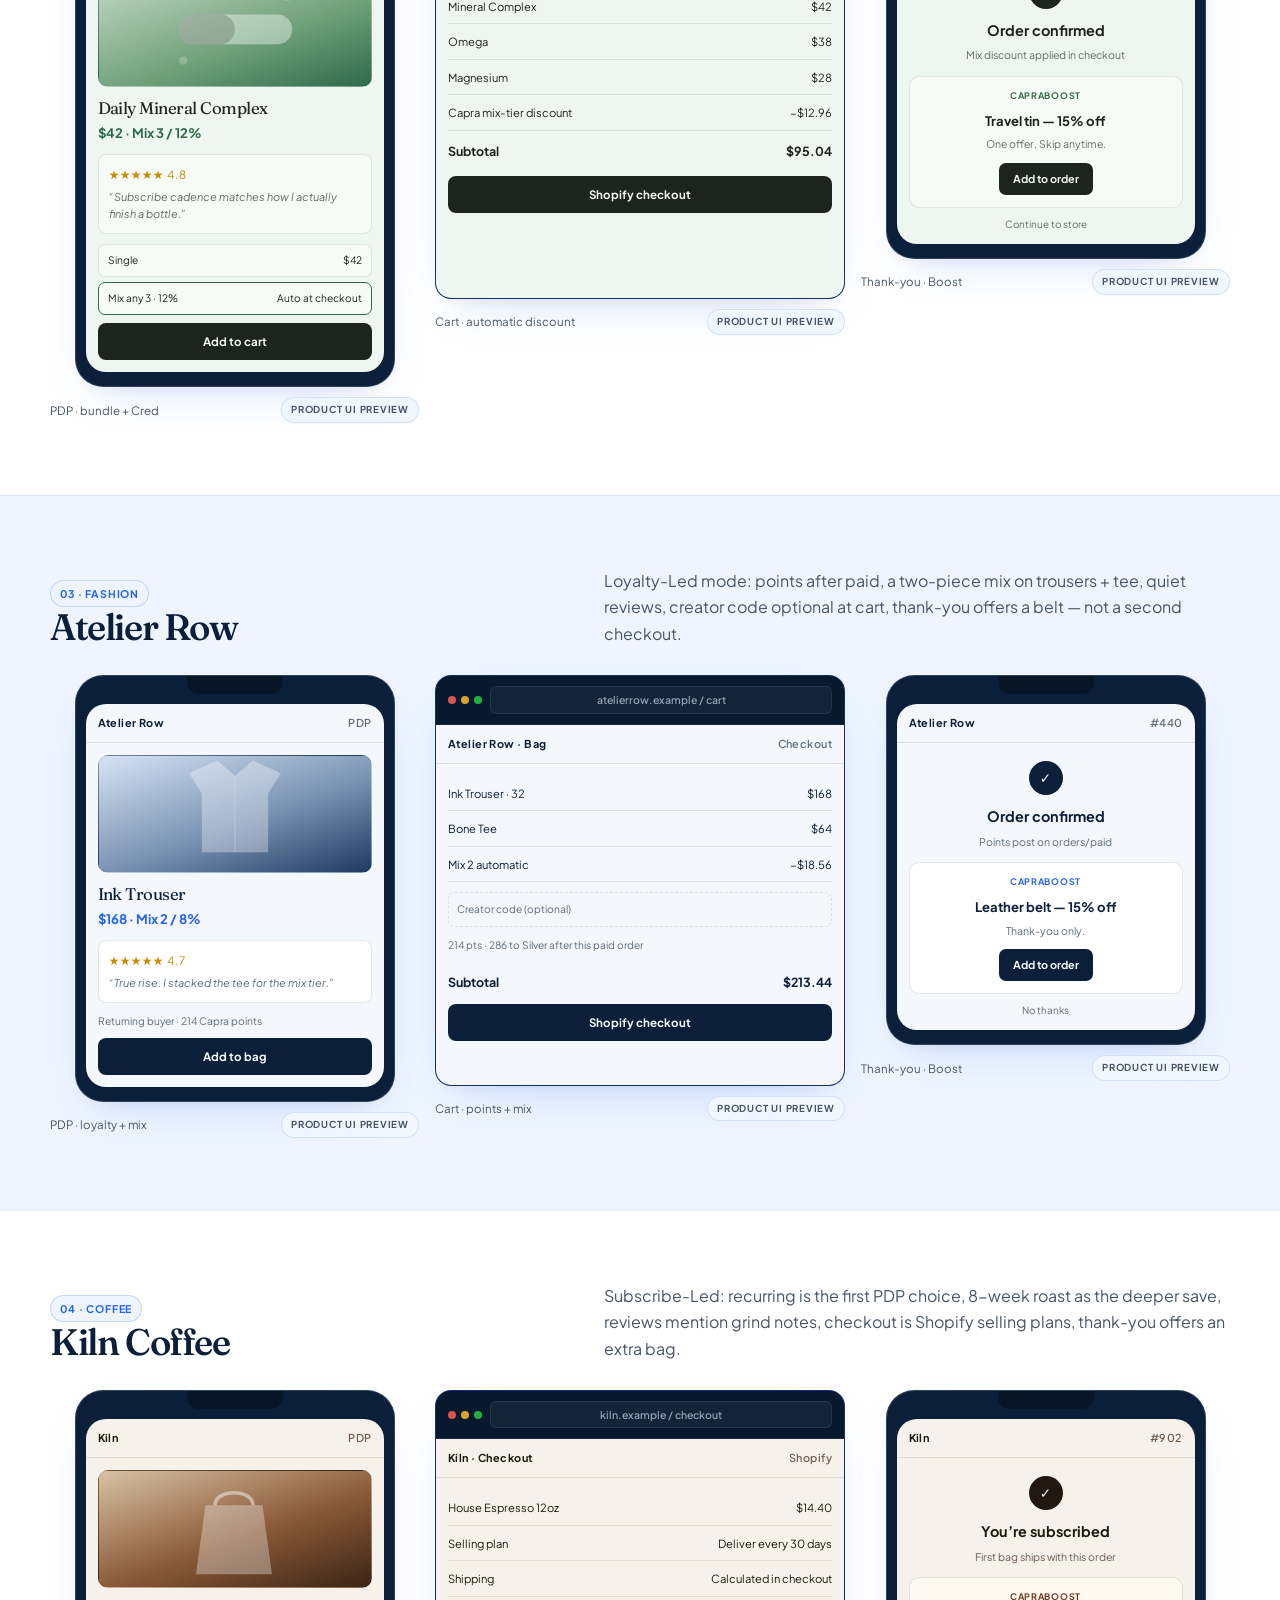
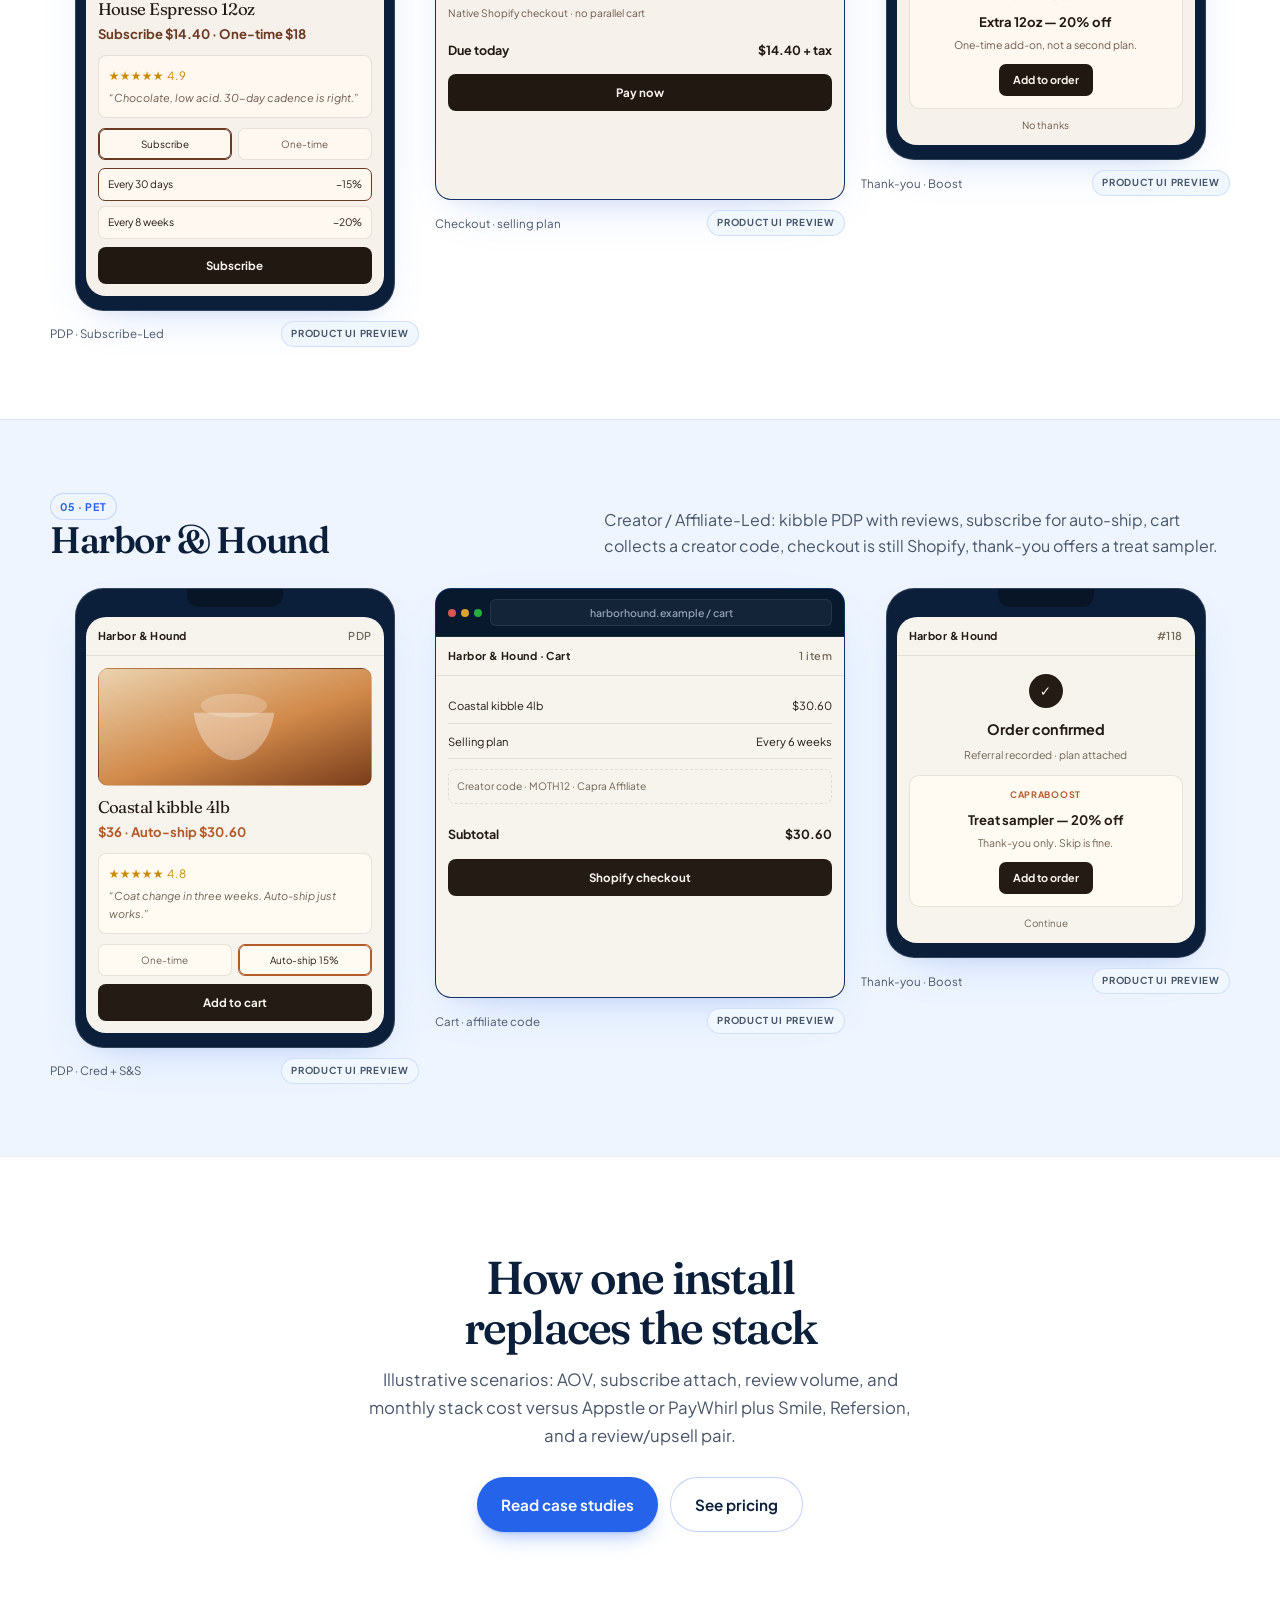
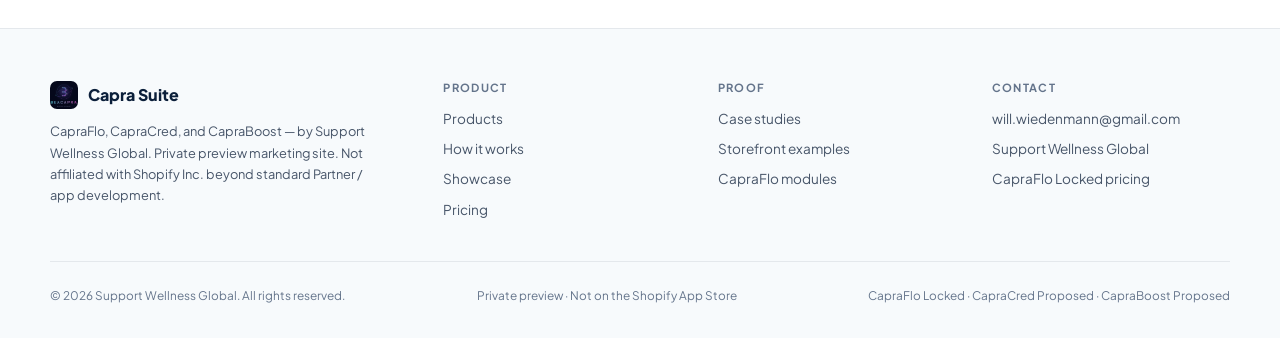
<file: showcase.html>
<!DOCTYPE html>
<html lang="en">
<head>
<meta charset="UTF-8">
<meta name="viewport" content="width=device-width, initial-scale=1">
<title>Capra Suite showcase — five storefront examples</title>
<meta name="description" content="Illustrative storefront previews of Capra on DTC beauty, supplements, fashion, coffee, and pet shops. PDP, cart, checkout, and thank-you surfaces. Not live merchant installs.">
<meta property="og:title" content="Capra Suite storefront showcase">
<meta property="og:description" content="Five illustrative merchant sites showing CapraFlo, CapraCred, and CapraBoost surfaces.">
<meta property="og:type" content="website">
<meta property="og:image" content="https://capraflo.com/logo.jpeg">
<link rel="icon" href="logo.jpeg" type="image/jpeg">
<link rel="preconnect" href="https://fonts.googleapis.com">
<link rel="preconnect" href="https://fonts.gstatic.com" crossorigin>
<link href="https://fonts.googleapis.com/css2?family=Fraunces:opsz,wght@9..144,500;9..144,600;9..144,700&family=IBM+Plex+Mono:wght@400;500&family=Instrument+Serif:ital@0;1&family=Plus+Jakarta+Sans:wght@400;500;600;700;800&display=swap" rel="stylesheet">
<link rel="stylesheet" href="styles.css">
</head>
<body>
<a class="skip-link" href="#main">Skip to content</a>
<div class="preview-banner" role="status">
  <span class="live-dot" aria-hidden="true"></span>
  <strong>Private preview</strong> — Capra Suite is not live on the Shopify App Store.
  Invite-only via <a href="mailto:will.wiedenmann@gmail.com">Support Wellness Global</a>.
</div>
<header class="nav" id="nav">
  <div class="nav-inner">
    <a class="brand" href="index.html">
      <img src="logo.jpeg" width="34" height="34" alt="">
      <span>Capra<span class="brand-em">Suite</span></span>
    </a>
    <button class="nav-toggle" type="button" aria-expanded="false" aria-controls="nav-menu" aria-label="Open menu">
      <span></span><span></span>
    </button>
    <nav class="nav-links" id="nav-menu" aria-label="Primary">
      <a href="products.html">Products</a>
      <a href="how-it-works.html">How it works</a>
      <a href="showcase.html" aria-current="page">Showcase</a>
      <a href="case-studies.html">Case studies</a>
      <a href="pricing.html">Pricing</a>
      <a class="btn btn-primary btn-sm" href="mailto:will.wiedenmann@gmail.com">Request access</a>
    </nav>
  </div>
</header>

<main id="main">
  <section class="page-hero">
    <div class="container">
      <div class="eyebrow">Storefront examples</div>
      <h1>Capra on five kinds of shops.</h1>
      <p class="lead">Illustrative previews of how CapraFlo, CapraCred, and CapraBoost sit on a merchant theme. These are not live installs or named customers. Each row is PDP, cart or checkout, then thank-you — what the shopper sees.</p>
      <p class="notice" style="margin-top:24px;margin-bottom:0"><strong>Illustrative storefronts.</strong> Composite shops for beauty, supplements, fashion, coffee, and pet. Product UI previews until live merchant installs exist.</p>
    </div>
  </section>

  <article class="show-block on-sky" id="beauty">
    <div class="container">
      <div class="show-head">
        <div>
          <span class="tag tag-illust">01 · DTC beauty</span>
          <h2>Lumen Restore</h2>
        </div>
        <p>Shopper lands on a serum PDP: CapraCred stars, CapraFlo Subscribe &amp; Save plus a 3-pack bundle tier, native checkout, then a CapraBoost travel-pack offer on thank-you.</p>
      </div>
      <div class="show-stage">
        <div>
          <div class="phone">
            <div class="phone-notch"></div>
            <div class="phone-screen shop shop-beauty">
              <div class="shop-bar">Lumen<span>PDP</span></div>
              <div class="shop-body">
                <div class="shop-media"></div>
                <div class="shop-name">Restore Serum 30ml</div>
                <div class="shop-price">$58 · Subscribe $49.30</div>
                <div class="shop-reviews">
                  <div class="stars">★★★★★ 4.9</div>
                  <p>“Texture is honest. I subscribed after the 3-pack.”</p>
                </div>
                <div class="plan-row">
                  <div class="plan">One-time</div>
                  <div class="plan on">Subscribe</div>
                  <div class="plan">3-pack</div>
                </div>
                <div class="atc-shop">Add to cart</div>
              </div>
            </div>
          </div>
          <div class="preview-cap"><span>PDP · Cred + Subscribe</span><span class="tag">Product UI preview</span></div>
        </div>
        <div>
          <div class="frame">
            <div class="frame-chrome">
              <div class="frame-dots"><i></i><i></i><i></i></div>
              <div class="frame-url">lumen.example / cart</div>
            </div>
            <div class="shop shop-beauty" style="min-height:360px">
              <div class="shop-bar">Lumen · Cart<span>Checkout →</span></div>
              <div class="shop-body">
                <div class="cart-line"><span>Restore Serum · Subscribe 15%</span><span>$49.30</span></div>
                <div class="cart-line"><span>Selling plan</span><span>Every 30 days</span></div>
                <p class="points">Capra Loyalty · guest — points start after first paid order</p>
                <div class="cart-total"><span>Subtotal</span><span>$49.30</span></div>
                <div class="atc-shop" style="margin-top:14px">Shopify checkout</div>
              </div>
            </div>
          </div>
          <div class="preview-cap"><span>Cart · selling plan line</span><span class="tag">Product UI preview</span></div>
        </div>
        <div>
          <div class="phone">
            <div class="phone-notch"></div>
            <div class="phone-screen shop shop-beauty">
              <div class="shop-bar">Lumen<span>#2104</span></div>
              <div class="shop-body">
                <div class="ty-check">✓</div>
                <div class="ty-title">Order confirmed</div>
                <div class="ty-sub">Paid · native Shopify checkout</div>
                <div class="boost">
                  <div class="bo-label">CapraBoost</div>
                  <b>Travel Pack — 20% off</b>
                  <p>Mini serum only on thank-you.</p>
                  <span class="bo-btn">Add to order</span>
                </div>
                <div class="skip">No thanks</div>
              </div>
            </div>
          </div>
          <div class="preview-cap"><span>Thank-you · Boost</span><span class="tag">Product UI preview</span></div>
        </div>
      </div>
    </div>
  </article>

  <article class="show-block" id="supplements">
    <div class="container">
      <div class="show-head">
        <div>
          <span class="tag tag-illust">02 · Supplements</span>
          <h2>Northline Nutrition</h2>
        </div>
        <p>Site mode DTC Growth: mix-tier bundle on a daily complex, subscribe as the second option, reviews under the fold, checkout stays Shopify, thank-you offers a travel tin.</p>
      </div>
      <div class="show-stage">
        <div>
          <div class="phone">
            <div class="phone-notch"></div>
            <div class="phone-screen shop shop-supp">
              <div class="shop-bar">Northline<span>PDP</span></div>
              <div class="shop-body">
                <div class="shop-media"></div>
                <div class="shop-name">Daily Mineral Complex</div>
                <div class="shop-price">$42 · Mix 3 / 12%</div>
                <div class="shop-reviews">
                  <div class="stars">★★★★★ 4.8</div>
                  <p>“Subscribe cadence matches how I actually finish a bottle.”</p>
                </div>
                <div class="tier-row">
                  <div class="tier"><span>Single</span><span>$42</span></div>
                  <div class="tier on"><span>Mix any 3 · 12%</span><span>Auto at checkout</span></div>
                </div>
                <div class="atc-shop">Add to cart</div>
              </div>
            </div>
          </div>
          <div class="preview-cap"><span>PDP · bundle + Cred</span><span class="tag">Product UI preview</span></div>
        </div>
        <div>
          <div class="frame">
            <div class="frame-chrome">
              <div class="frame-dots"><i></i><i></i><i></i></div>
              <div class="frame-url">northline.example / cart</div>
            </div>
            <div class="shop shop-supp" style="min-height:360px">
              <div class="shop-bar">Northline · Cart<span>3 items</span></div>
              <div class="shop-body">
                <div class="cart-line"><span>Mineral Complex</span><span>$42</span></div>
                <div class="cart-line"><span>Omega</span><span>$38</span></div>
                <div class="cart-line"><span>Magnesium</span><span>$28</span></div>
                <div class="cart-line"><span>Capra mix-tier discount</span><span>−$12.96</span></div>
                <div class="cart-total"><span>Subtotal</span><span>$95.04</span></div>
                <div class="atc-shop" style="margin-top:14px">Shopify checkout</div>
              </div>
            </div>
          </div>
          <div class="preview-cap"><span>Cart · automatic discount</span><span class="tag">Product UI preview</span></div>
        </div>
        <div>
          <div class="phone">
            <div class="phone-notch"></div>
            <div class="phone-screen shop shop-supp">
              <div class="shop-bar">Northline<span>#881</span></div>
              <div class="shop-body">
                <div class="ty-check">✓</div>
                <div class="ty-title">Order confirmed</div>
                <div class="ty-sub">Mix discount applied in checkout</div>
                <div class="boost">
                  <div class="bo-label">CapraBoost</div>
                  <b>Travel tin — 15% off</b>
                  <p>One offer. Skip anytime.</p>
                  <span class="bo-btn">Add to order</span>
                </div>
                <div class="skip">Continue to store</div>
              </div>
            </div>
          </div>
          <div class="preview-cap"><span>Thank-you · Boost</span><span class="tag">Product UI preview</span></div>
        </div>
      </div>
    </div>
  </article>

  <article class="show-block on-sky" id="fashion">
    <div class="container">
      <div class="show-head">
        <div>
          <span class="tag tag-illust">03 · Fashion</span>
          <h2>Atelier Row</h2>
        </div>
        <p>Loyalty-Led mode: points after paid, a two-piece mix on trousers + tee, quiet reviews, creator code optional at cart, thank-you offers a belt — not a second checkout.</p>
      </div>
      <div class="show-stage">
        <div>
          <div class="phone">
            <div class="phone-notch"></div>
            <div class="phone-screen shop shop-fashion">
              <div class="shop-bar">Atelier Row<span>PDP</span></div>
              <div class="shop-body">
                <div class="shop-media"></div>
                <div class="shop-name">Ink Trouser</div>
                <div class="shop-price">$168 · Mix 2 / 8%</div>
                <div class="shop-reviews">
                  <div class="stars">★★★★★ 4.7</div>
                  <p>“True rise. I stacked the tee for the mix tier.”</p>
                </div>
                <p class="points">Returning buyer · 214 Capra points</p>
                <div class="atc-shop">Add to bag</div>
              </div>
            </div>
          </div>
          <div class="preview-cap"><span>PDP · loyalty + mix</span><span class="tag">Product UI preview</span></div>
        </div>
        <div>
          <div class="frame">
            <div class="frame-chrome">
              <div class="frame-dots"><i></i><i></i><i></i></div>
              <div class="frame-url">atelierrow.example / cart</div>
            </div>
            <div class="shop shop-fashion" style="min-height:360px">
              <div class="shop-bar">Atelier Row · Bag<span>Checkout</span></div>
              <div class="shop-body">
                <div class="cart-line"><span>Ink Trouser · 32</span><span>$168</span></div>
                <div class="cart-line"><span>Bone Tee</span><span>$64</span></div>
                <div class="cart-line"><span>Mix 2 automatic</span><span>−$18.56</span></div>
                <div class="aff-field">Creator code (optional)</div>
                <p class="points">214 pts · 286 to Silver after this paid order</p>
                <div class="cart-total"><span>Subtotal</span><span>$213.44</span></div>
                <div class="atc-shop" style="margin-top:12px">Shopify checkout</div>
              </div>
            </div>
          </div>
          <div class="preview-cap"><span>Cart · points + mix</span><span class="tag">Product UI preview</span></div>
        </div>
        <div>
          <div class="phone">
            <div class="phone-notch"></div>
            <div class="phone-screen shop shop-fashion">
              <div class="shop-bar">Atelier Row<span>#440</span></div>
              <div class="shop-body">
                <div class="ty-check">✓</div>
                <div class="ty-title">Order confirmed</div>
                <div class="ty-sub">Points post on orders/paid</div>
                <div class="boost">
                  <div class="bo-label">CapraBoost</div>
                  <b>Leather belt — 15% off</b>
                  <p>Thank-you only.</p>
                  <span class="bo-btn">Add to order</span>
                </div>
                <div class="skip">No thanks</div>
              </div>
            </div>
          </div>
          <div class="preview-cap"><span>Thank-you · Boost</span><span class="tag">Product UI preview</span></div>
        </div>
      </div>
    </div>
  </article>

  <article class="show-block" id="coffee">
    <div class="container">
      <div class="show-head">
        <div>
          <span class="tag tag-illust">04 · Coffee</span>
          <h2>Kiln Coffee</h2>
        </div>
        <p>Subscribe-Led: recurring is the first PDP choice, 8-week roast as the deeper save, reviews mention grind notes, checkout is Shopify selling plans, thank-you offers an extra bag.</p>
      </div>
      <div class="show-stage">
        <div>
          <div class="phone">
            <div class="phone-notch"></div>
            <div class="phone-screen shop shop-coffee">
              <div class="shop-bar">Kiln<span>PDP</span></div>
              <div class="shop-body">
                <div class="shop-media"></div>
                <div class="shop-name">House Espresso 12oz</div>
                <div class="shop-price">Subscribe $14.40 · One-time $18</div>
                <div class="shop-reviews">
                  <div class="stars">★★★★★ 4.9</div>
                  <p>“Chocolate, low acid. 30-day cadence is right.”</p>
                </div>
                <div class="plan-row">
                  <div class="plan on">Subscribe</div>
                  <div class="plan">One-time</div>
                </div>
                <div class="tier-row">
                  <div class="tier on"><span>Every 30 days</span><span>−15%</span></div>
                  <div class="tier"><span>Every 8 weeks</span><span>−20%</span></div>
                </div>
                <div class="atc-shop">Subscribe</div>
              </div>
            </div>
          </div>
          <div class="preview-cap"><span>PDP · Subscribe-Led</span><span class="tag">Product UI preview</span></div>
        </div>
        <div>
          <div class="frame">
            <div class="frame-chrome">
              <div class="frame-dots"><i></i><i></i><i></i></div>
              <div class="frame-url">kiln.example / checkout</div>
            </div>
            <div class="shop shop-coffee" style="min-height:360px">
              <div class="shop-bar">Kiln · Checkout<span>Shopify</span></div>
              <div class="shop-body">
                <div class="cart-line"><span>House Espresso 12oz</span><span>$14.40</span></div>
                <div class="cart-line"><span>Selling plan</span><span>Deliver every 30 days</span></div>
                <div class="cart-line"><span>Shipping</span><span>Calculated in checkout</span></div>
                <p class="points">Native Shopify checkout · no parallel cart</p>
                <div class="cart-total"><span>Due today</span><span>$14.40 + tax</span></div>
                <div class="atc-shop" style="margin-top:14px">Pay now</div>
              </div>
            </div>
          </div>
          <div class="preview-cap"><span>Checkout · selling plan</span><span class="tag">Product UI preview</span></div>
        </div>
        <div>
          <div class="phone">
            <div class="phone-notch"></div>
            <div class="phone-screen shop shop-coffee">
              <div class="shop-bar">Kiln<span>#902</span></div>
              <div class="shop-body">
                <div class="ty-check">✓</div>
                <div class="ty-title">You’re subscribed</div>
                <div class="ty-sub">First bag ships with this order</div>
                <div class="boost">
                  <div class="bo-label">CapraBoost</div>
                  <b>Extra 12oz — 20% off</b>
                  <p>One-time add-on, not a second plan.</p>
                  <span class="bo-btn">Add to order</span>
                </div>
                <div class="skip">No thanks</div>
              </div>
            </div>
          </div>
          <div class="preview-cap"><span>Thank-you · Boost</span><span class="tag">Product UI preview</span></div>
        </div>
      </div>
    </div>
  </article>

  <article class="show-block on-sky" id="pet">
    <div class="container">
      <div class="show-head">
        <div>
          <span class="tag tag-illust">05 · Pet</span>
          <h2>Harbor &amp; Hound</h2>
        </div>
        <p>Creator / Affiliate-Led: kibble PDP with reviews, subscribe for auto-ship, cart collects a creator code, checkout is still Shopify, thank-you offers a treat sampler.</p>
      </div>
      <div class="show-stage">
        <div>
          <div class="phone">
            <div class="phone-notch"></div>
            <div class="phone-screen shop shop-pet">
              <div class="shop-bar">Harbor &amp; Hound<span>PDP</span></div>
              <div class="shop-body">
                <div class="shop-media"></div>
                <div class="shop-name">Coastal kibble 4lb</div>
                <div class="shop-price">$36 · Auto-ship $30.60</div>
                <div class="shop-reviews">
                  <div class="stars">★★★★★ 4.8</div>
                  <p>“Coat change in three weeks. Auto-ship just works.”</p>
                </div>
                <div class="plan-row">
                  <div class="plan">One-time</div>
                  <div class="plan on">Auto-ship 15%</div>
                </div>
                <div class="atc-shop">Add to cart</div>
              </div>
            </div>
          </div>
          <div class="preview-cap"><span>PDP · Cred + S&amp;S</span><span class="tag">Product UI preview</span></div>
        </div>
        <div>
          <div class="frame">
            <div class="frame-chrome">
              <div class="frame-dots"><i></i><i></i><i></i></div>
              <div class="frame-url">harborhound.example / cart</div>
            </div>
            <div class="shop shop-pet" style="min-height:360px">
              <div class="shop-bar">Harbor &amp; Hound · Cart<span>1 item</span></div>
              <div class="shop-body">
                <div class="cart-line"><span>Coastal kibble 4lb</span><span>$30.60</span></div>
                <div class="cart-line"><span>Selling plan</span><span>Every 6 weeks</span></div>
                <div class="aff-field">Creator code · MOTH12 · Capra Affiliate</div>
                <div class="cart-total"><span>Subtotal</span><span>$30.60</span></div>
                <div class="atc-shop" style="margin-top:14px">Shopify checkout</div>
              </div>
            </div>
          </div>
          <div class="preview-cap"><span>Cart · affiliate code</span><span class="tag">Product UI preview</span></div>
        </div>
        <div>
          <div class="phone">
            <div class="phone-notch"></div>
            <div class="phone-screen shop shop-pet">
              <div class="shop-bar">Harbor &amp; Hound<span>#118</span></div>
              <div class="shop-body">
                <div class="ty-check">✓</div>
                <div class="ty-title">Order confirmed</div>
                <div class="ty-sub">Referral recorded · plan attached</div>
                <div class="boost">
                  <div class="bo-label">CapraBoost</div>
                  <b>Treat sampler — 20% off</b>
                  <p>Thank-you only. Skip is fine.</p>
                  <span class="bo-btn">Add to order</span>
                </div>
                <div class="skip">Continue</div>
              </div>
            </div>
          </div>
          <div class="preview-cap"><span>Thank-you · Boost</span><span class="tag">Product UI preview</span></div>
        </div>
      </div>
    </div>
  </article>

  <section class="cta-band">
    <div class="container">
      <h2>How one install replaces the stack</h2>
      <p>Illustrative scenarios: AOV, subscribe attach, review volume, and monthly stack cost versus Appstle or PayWhirl plus Smile, Refersion, and a review/upsell pair.</p>
      <div class="cta-row">
        <a class="btn btn-primary btn-lg" href="case-studies.html">Read case studies</a>
        <a class="btn btn-ghost btn-lg" href="pricing.html">See pricing</a>
      </div>
    </div>
  </section>
</main>

<footer class="footer">
  <div class="container">
    <div class="footer-top">
      <div>
        <div class="footer-brand">
          <img src="logo.jpeg" width="28" height="28" alt="">
          Capra Suite
        </div>
        <p class="footer-copy">CapraFlo, CapraCred, and CapraBoost — by Support Wellness Global. Private preview marketing site. Not affiliated with Shopify Inc. beyond standard Partner / app development.</p>
      </div>
      <div>
        <h4>Product</h4>
        <div class="footer-links">
          <a href="products.html">Products</a>
          <a href="how-it-works.html">How it works</a>
          <a href="showcase.html">Showcase</a>
          <a href="pricing.html">Pricing</a>
        </div>
      </div>
      <div>
        <h4>Proof</h4>
        <div class="footer-links">
          <a href="case-studies.html">Case studies</a>
          <a href="showcase.html">Storefront examples</a>
          <a href="products.html#capraflo">CapraFlo modules</a>
        </div>
      </div>
      <div>
        <h4>Contact</h4>
        <div class="footer-links">
          <a href="mailto:will.wiedenmann@gmail.com">will.wiedenmann@gmail.com</a>
          <a href="how-it-works.html#agency">Support Wellness Global</a>
          <a href="pricing.html">CapraFlo Locked pricing</a>
        </div>
      </div>
    </div>
    <div class="footer-bottom">
      <span>© 2026 Support Wellness Global. All rights reserved.</span>
      <span>Private preview · Not on the Shopify App Store</span>
      <span>CapraFlo Locked · CapraCred Proposed · CapraBoost Proposed</span>
    </div>
  </div>
</footer>
<script src="nav.js"></script>
</body>
</html>
</file>
<file: styles.css>
:root {
  --bg: #ffffff;
  --bg-soft: #f7fafc;
  --sky: #eef5ff;
  --sky-2: #f0f7ff;
  --navy: #0b1f3a;
  --slate: #1e293b;
  --muted: #475569;
  --muted-soft: #64748b;
  --blue: #2563eb;
  --blue-deep: #1d4ed8;
  --blue-soft: rgba(37, 99, 235, 0.10);
  --line: rgba(11, 31, 58, 0.08);
  --line-strong: rgba(37, 99, 235, 0.16);
  --ok: #047857;
  --ok-soft: rgba(4, 120, 87, 0.10);
  --lose: #b45309;
  --card: #ffffff;
  --shadow: 0 1px 2px rgba(11, 31, 58, 0.04), 0 10px 28px -16px rgba(37, 99, 235, 0.22);
  --shadow-lg: 0 18px 50px -24px rgba(37, 99, 235, 0.28), 0 8px 20px -10px rgba(11, 31, 58, 0.08);
  --display: "Fraunces", "Iowan Old Style", Georgia, serif;
  --serif: "Instrument Serif", Georgia, serif;
  --sans: "Plus Jakarta Sans", ui-sans-serif, system-ui, sans-serif;
  --mono: "IBM Plex Mono", ui-monospace, SFMono-Regular, Menlo, monospace;
  --radius: 14px;
  --radius-sm: 9px;
  --max: 1180px;
  --wide: 1280px;
  --ease: cubic-bezier(0.22, 1, 0.36, 1);
  --shop-bg: #f7fafc;
  --shop-text: #0b1f3a;
  --shop-muted: #475569;
  --shop-accent: #2563eb;
  --shop-line: rgba(11, 31, 58, 0.1);
  --shop-card: #ffffff;
}

*, *::before, *::after { box-sizing: border-box; margin: 0; padding: 0; }

html { scroll-behavior: smooth; }

body {
  font-family: var(--sans);
  background: var(--bg);
  color: var(--slate);
  line-height: 1.65;
  -webkit-font-smoothing: antialiased;
  -moz-osx-font-smoothing: grayscale;
  overflow-x: hidden;
}

body::before {
  content: "";
  pointer-events: none;
  position: fixed;
  inset: 0;
  z-index: 0;
  background:
    radial-gradient(1100px 520px at 82% -8%, rgba(37, 99, 235, 0.10), transparent 56%),
    radial-gradient(720px 380px at 8% 0%, rgba(14, 165, 233, 0.07), transparent 52%);
}

body.nav-open { overflow: hidden; }
body.nav-open .preview-banner { visibility: hidden; }

a { color: var(--blue); text-decoration: none; transition: color 0.2s var(--ease); }
a:hover { color: var(--blue-deep); }
img { max-width: 100%; display: block; }
button { font-family: inherit; cursor: pointer; border: none; background: none; color: inherit; }
ul, ol { list-style: none; }
code { font-family: var(--mono); }

:focus-visible {
  outline: 2px solid var(--blue);
  outline-offset: 3px;
}

.skip-link {
  position: absolute;
  left: 16px;
  top: -40px;
  z-index: 400;
  background: var(--navy);
  color: #ffffff;
  padding: 8px 12px;
  border-radius: 6px;
  font-size: 0.8rem;
  font-weight: 700;
}
.skip-link:focus { top: 12px; }

.container { width: min(100% - 40px, var(--max)); margin-inline: auto; position: relative; z-index: 1; }
.container-wide { width: min(100% - 40px, var(--wide)); margin-inline: auto; position: relative; z-index: 1; }

.eyebrow {
  display: inline-flex;
  align-items: center;
  gap: 10px;
  font-size: 0.7rem;
  font-weight: 700;
  letter-spacing: 0.16em;
  text-transform: uppercase;
  color: var(--blue);
  margin-bottom: 16px;
}
.eyebrow::before {
  content: "";
  width: 7px;
  height: 7px;
  background: var(--blue);
  transform: rotate(45deg);
}

h1, h2, h3, h4, .display {
  font-family: var(--display);
  font-weight: 560;
  font-optical-sizing: auto;
  letter-spacing: -0.038em;
  line-height: 1.08;
  color: var(--navy);
}
.serif-italic { font-family: var(--serif); font-style: italic; font-weight: 400; letter-spacing: -0.02em; }
.muted { color: var(--muted); }
.lead { font-size: 1.125rem; color: var(--muted); max-width: 38rem; line-height: 1.7; }

.section { padding: 104px 0; position: relative; z-index: 1; }
.section-tight { padding: 72px 0; position: relative; z-index: 1; }
.section-head { max-width: 640px; margin-bottom: 52px; }
.section-head h2 { font-size: clamp(2rem, 3.6vw, 2.85rem); margin-bottom: 14px; }
.section-head .sub { color: var(--muted); font-size: 1.05rem; line-height: 1.7; }
.section-head.center { margin-left: auto; margin-right: auto; text-align: center; }
.section-head.center .eyebrow { justify-content: center; }

.hairline { border-top: 1px solid var(--line); }

.preview-banner {
  position: relative;
  z-index: 200;
  background: var(--sky);
  border-bottom: 1px solid var(--line-strong);
  padding: 10px 20px;
  text-align: center;
  font-size: 0.8rem;
  color: var(--muted);
}
.preview-banner strong { color: var(--blue-deep); font-weight: 700; }
.preview-banner a { color: var(--blue); font-weight: 600; }
.live-dot {
  display: inline-block;
  width: 6px;
  height: 6px;
  border-radius: 50%;
  background: var(--blue);
  margin-right: 8px;
  vertical-align: middle;
  box-shadow: 0 0 0 3px var(--blue-soft);
}

.nav {
  position: sticky;
  top: 0;
  z-index: 100;
  background: rgba(255, 255, 255, 0.86);
  backdrop-filter: saturate(1.2) blur(16px);
  -webkit-backdrop-filter: saturate(1.2) blur(16px);
  border-bottom: 1px solid transparent;
}
.nav.is-scrolled {
  border-bottom-color: var(--line);
  box-shadow: 0 1px 0 rgba(11, 31, 58, 0.04);
}
.nav-inner {
  display: flex;
  align-items: center;
  justify-content: space-between;
  gap: 16px;
  padding: 13px 0;
  width: min(100% - 40px, var(--max));
  margin-inline: auto;
}
.brand {
  display: flex;
  align-items: center;
  gap: 11px;
  color: var(--navy) !important;
  font-weight: 800;
  font-size: 1.02rem;
  letter-spacing: -0.03em;
}
.brand img {
  width: 34px;
  height: 34px;
  border-radius: 9px;
  object-fit: cover;
  box-shadow: 0 0 0 1px var(--line-strong);
}
.brand-em { font-weight: 600; color: var(--muted-soft); margin-left: 0.18em; }
.nav-links { display: flex; align-items: center; gap: 26px; }
.nav-links a { color: var(--muted); font-size: 0.875rem; font-weight: 550; }
.nav-links a:hover,
.nav-links a[aria-current="page"] { color: var(--navy); }
.nav-toggle {
  display: none;
  width: 40px;
  height: 40px;
  position: relative;
  border-radius: 8px;
  border: 1px solid var(--line);
}
.nav-toggle span {
  position: absolute;
  left: 11px;
  right: 11px;
  height: 1.5px;
  background: var(--navy);
  transition: transform 0.2s var(--ease), top 0.2s;
}
.nav-toggle span:first-child { top: 15px; }
.nav-toggle span:last-child { top: 23px; }
.nav-toggle.is-open span:first-child { top: 19px; transform: rotate(45deg); }
.nav-toggle.is-open span:last-child { top: 19px; transform: rotate(-45deg); }

.btn {
  display: inline-flex;
  align-items: center;
  justify-content: center;
  gap: 8px;
  padding: 12px 20px;
  border-radius: 999px;
  font-weight: 650;
  font-size: 0.9rem;
  transition: transform 0.2s var(--ease), box-shadow 0.2s, background 0.2s, border-color 0.2s, color 0.2s;
  white-space: nowrap;
}
.btn:hover { transform: translateY(-1px); }
.btn-primary {
  background: var(--blue);
  color: #ffffff !important;
  box-shadow: 0 1px 2px rgba(37, 99, 235, 0.18), 0 10px 22px -10px rgba(37, 99, 235, 0.55);
}
.btn-primary:hover { background: var(--blue-deep); color: #ffffff !important; }
.btn-ghost {
  background: #ffffff;
  color: var(--navy) !important;
  border: 1px solid rgba(37, 99, 235, 0.28);
}
.btn-ghost:hover {
  background: var(--blue-soft);
  border-color: var(--blue);
  color: var(--blue-deep) !important;
}
.btn-sm { padding: 8px 14px; font-size: 0.8125rem; }
.btn-lg { padding: 14px 24px; font-size: 0.95rem; }

.tag {
  display: inline-flex;
  align-items: center;
  gap: 6px;
  font-size: 0.66rem;
  font-weight: 700;
  letter-spacing: 0.08em;
  text-transform: uppercase;
  padding: 4px 9px;
  border-radius: 999px;
  border: 1px solid var(--line-strong);
  color: var(--muted);
  background: var(--sky-2);
}
.tag-lock { color: var(--ok); border-color: rgba(4, 120, 87, 0.28); background: var(--ok-soft); }
.tag-prop { color: var(--blue-deep); border-color: rgba(37, 99, 235, 0.28); background: var(--blue-soft); }
.tag-suite { color: var(--blue-deep); border-color: rgba(37, 99, 235, 0.28); background: rgba(37, 99, 235, 0.08); }
.tag-illust { color: var(--blue); border-color: rgba(37, 99, 235, 0.22); background: var(--sky); }

.hero { position: relative; padding: 88px 0 72px; overflow: hidden; }
.hero-grid {
  display: grid;
  grid-template-columns: minmax(0, 1.05fr) minmax(0, 0.95fr);
  gap: 64px;
  align-items: center;
}
.hero h1 {
  font-size: clamp(2.6rem, 5.2vw, 4.05rem);
  margin-bottom: 22px;
  max-width: 13ch;
}
.hero .lead { margin-bottom: 30px; }
.hero-cta { display: flex; flex-wrap: wrap; gap: 12px; margin-bottom: 34px; }
.hero-meta {
  display: flex;
  flex-wrap: wrap;
  gap: 8px 20px;
  font-size: 0.8rem;
  color: var(--muted);
}
.hero-meta strong { color: var(--slate); font-weight: 600; }

.page-hero { padding: 72px 0 28px; }
.page-hero h1 { font-size: clamp(2.4rem, 4.8vw, 3.6rem); margin-bottom: 18px; max-width: 16ch; }
.page-hero .lead { margin-bottom: 0; }

.trust {
  border-top: 1px solid var(--line);
  border-bottom: 1px solid var(--line);
  padding: 22px 0;
}
.trust-row {
  display: grid;
  grid-template-columns: repeat(4, 1fr);
  gap: 0;
}
.trust-item {
  padding: 8px 20px;
  border-left: 1px solid var(--line);
}
.trust-item:first-child { border-left: none; padding-left: 0; }
.trust-item b {
  display: block;
  font-size: 0.82rem;
  font-weight: 700;
  color: var(--navy);
  margin-bottom: 2px;
}
.trust-item span { font-size: 0.75rem; color: var(--muted); }

.steps {
  display: grid;
  grid-template-columns: repeat(4, 1fr);
  gap: 18px;
}
.step {
  padding: 22px 20px 24px;
  border: 1px solid var(--line);
  border-radius: var(--radius);
  background: var(--card);
  box-shadow: var(--shadow);
  min-height: 100%;
}
.step-num {
  font-family: var(--display);
  font-size: 1.35rem;
  color: var(--blue);
  margin-bottom: 14px;
  letter-spacing: -0.04em;
}
.step h3 { font-size: 1.15rem; margin-bottom: 8px; }
.step p { font-size: 0.88rem; color: var(--muted); }

.prod-home {
  display: grid;
  grid-template-columns: 1.3fr 1fr 1fr;
  gap: 14px;
}
.prod-tile {
  display: flex;
  flex-direction: column;
  padding: 28px 26px;
  border: 1px solid var(--line);
  border-radius: var(--radius);
  background: var(--card);
  box-shadow: var(--shadow);
  color: inherit !important;
  transition: border-color 0.2s, transform 0.2s var(--ease), box-shadow 0.2s;
  min-height: 280px;
}
.prod-tile:hover {
  border-color: var(--line-strong);
  transform: translateY(-2px);
  box-shadow: var(--shadow-lg);
  color: inherit !important;
}
.prod-tile.featured {
  background: linear-gradient(180deg, var(--sky) 0%, #ffffff 58%);
  border-color: rgba(37, 99, 235, 0.22);
}
.prod-tile .tag { margin-bottom: 16px; align-self: flex-start; }
.prod-tile h3 { font-size: 1.55rem; margin-bottom: 10px; }
.prod-tile p { color: var(--muted); font-size: 0.95rem; flex: 1; }
.prod-tile .more {
  margin-top: 20px;
  font-size: 0.82rem;
  font-weight: 700;
  color: var(--blue);
}
.mini-grid { display: grid; grid-template-columns: 1fr 1fr; gap: 8px; margin-top: 18px; }
.mini-chip {
  padding: 10px 12px;
  border-radius: 8px;
  background: var(--sky-2);
  border: 1px solid var(--line);
  font-size: 0.74rem;
}
.mini-chip b { display: block; color: var(--navy); font-weight: 650; margin-bottom: 2px; }

.cta-band {
  border-top: 1px solid var(--line);
  padding: 96px 0;
  text-align: center;
}
.cta-band h2 {
  font-size: clamp(2rem, 3.6vw, 2.9rem);
  margin-bottom: 14px;
  max-width: 16ch;
  margin-left: auto;
  margin-right: auto;
}
.cta-band p {
  color: var(--muted);
  max-width: 34rem;
  margin: 0 auto 28px;
  font-size: 1.05rem;
}
.cta-row { display: flex; justify-content: center; flex-wrap: wrap; gap: 12px; }

.footer {
  border-top: 1px solid var(--line);
  padding: 52px 0 32px;
  background: var(--bg-soft);
  position: relative;
  z-index: 1;
}
.footer-top {
  display: grid;
  grid-template-columns: 1.5fr 1fr 1fr 1fr;
  gap: 36px;
  margin-bottom: 40px;
}
.footer-brand {
  display: flex;
  align-items: center;
  gap: 10px;
  font-weight: 800;
  font-size: 1rem;
  color: var(--navy);
  margin-bottom: 12px;
}
.footer-brand img { width: 28px; height: 28px; border-radius: 7px; object-fit: cover; }
.footer-copy { font-size: 0.8rem; color: var(--muted); max-width: 320px; line-height: 1.65; }
.footer h4 {
  font-family: var(--sans);
  font-size: 0.7rem;
  font-weight: 700;
  letter-spacing: 0.12em;
  text-transform: uppercase;
  color: var(--muted-soft);
  margin-bottom: 14px;
}
.footer-links { display: flex; flex-direction: column; gap: 8px; }
.footer-links a { color: var(--muted); font-size: 0.85rem; }
.footer-links a:hover { color: var(--navy); }
.footer-bottom {
  display: flex;
  flex-wrap: wrap;
  justify-content: space-between;
  gap: 12px;
  padding-top: 24px;
  border-top: 1px solid var(--line);
  font-size: 0.74rem;
  color: var(--muted-soft);
}

/* Device frames — dark navy allowed only here for contrast */
.frame {
  background: #0b1f3a;
  color: #d7e3f4;
  border: 1px solid rgba(37, 99, 235, 0.28);
  border-radius: 16px;
  overflow: hidden;
  box-shadow: var(--shadow-lg);
}
.frame-chrome {
  display: flex;
  align-items: center;
  gap: 8px;
  padding: 10px 12px;
  border-bottom: 1px solid rgba(226, 232, 240, 0.08);
  background: rgba(7, 21, 38, 0.55);
}
.frame-dots { display: flex; gap: 5px; }
.frame-dots i {
  width: 8px;
  height: 8px;
  border-radius: 50%;
  background: rgba(255, 255, 255, 0.16);
  display: block;
}
.frame-dots i:nth-child(1) { background: #ff5f57; opacity: 0.85; }
.frame-dots i:nth-child(2) { background: #febc2e; opacity: 0.85; }
.frame-dots i:nth-child(3) { background: #28c840; opacity: 0.85; }
.frame-url {
  flex: 1;
  text-align: center;
  font-size: 0.66rem;
  color: #94a3b8;
  font-weight: 550;
  background: rgba(255, 255, 255, 0.05);
  border-radius: 6px;
  padding: 4px 10px;
  border: 1px solid rgba(226, 232, 240, 0.08);
}
.preview-cap {
  display: flex;
  align-items: center;
  justify-content: space-between;
  gap: 10px;
  margin-top: 10px;
  font-size: 0.72rem;
  color: var(--muted);
}
.preview-cap .tag { font-size: 0.6rem; }

.phone {
  width: min(100%, 320px);
  margin-inline: auto;
  background: #0b1f3a;
  border: 1px solid rgba(226, 232, 240, 0.18);
  border-radius: 28px;
  padding: 12px 10px 14px;
  box-shadow: var(--shadow-lg);
}
.phone-notch {
  width: 96px;
  height: 18px;
  border-radius: 0 0 12px 12px;
  background: #071526;
  margin: -12px auto 10px;
}
.phone-screen {
  border-radius: 20px;
  overflow: hidden;
  min-height: 460px;
}

.admin {
  display: grid;
  grid-template-columns: 132px 1fr;
  min-height: 360px;
  background: #12263f;
  color: #d7e3f4;
}
.admin-rail {
  border-right: 1px solid rgba(226, 232, 240, 0.08);
  padding: 12px 8px;
  background: #0b1f3a;
}
.admin-rail .side-label {
  font-size: 0.58rem;
  font-weight: 700;
  letter-spacing: 0.12em;
  text-transform: uppercase;
  color: #94a3b8;
  padding: 8px 8px 6px;
}
.nav-item {
  display: flex;
  align-items: center;
  gap: 8px;
  padding: 7px 8px;
  border-radius: 7px;
  font-size: 0.68rem;
  color: #94a3b8;
  font-weight: 550;
  margin-bottom: 2px;
}
.nav-item.active {
  background: rgba(37, 99, 235, 0.22);
  color: #bfdbfe;
}
.nav-item .ico {
  width: 13px;
  height: 13px;
  border-radius: 3px;
  background: rgba(255, 255, 255, 0.1);
  flex-shrink: 0;
}
.nav-item.active .ico { background: #60a5fa; }
.admin-main { padding: 16px 16px 18px; }
.admin-kicker {
  font-size: 0.62rem;
  letter-spacing: 0.1em;
  text-transform: uppercase;
  color: #94a3b8;
  font-weight: 700;
  margin-bottom: 4px;
}
.admin-title {
  font-family: var(--display);
  font-size: 1.08rem;
  letter-spacing: -0.03em;
  margin-bottom: 4px;
  color: #f8fafc;
}
.admin-sub { font-size: 0.7rem; color: #94a3b8; margin-bottom: 14px; }

.mode-list { display: grid; gap: 6px; }
.mode-row {
  display: flex;
  align-items: center;
  justify-content: space-between;
  gap: 8px;
  padding: 9px 10px;
  border-radius: 8px;
  border: 1px solid rgba(226, 232, 240, 0.08);
  background: rgba(255, 255, 255, 0.03);
  font-size: 0.72rem;
}
.mode-row.on {
  border-color: rgba(96, 165, 250, 0.45);
  background: rgba(37, 99, 235, 0.18);
}
.mode-row b { display: block; color: #f8fafc; font-weight: 650; }
.mode-row span { color: #94a3b8; font-size: 0.64rem; }
.pill {
  font-size: 0.56rem;
  font-weight: 700;
  letter-spacing: 0.05em;
  text-transform: uppercase;
  padding: 3px 7px;
  border-radius: 999px;
  background: rgba(37, 99, 235, 0.28);
  color: #bfdbfe;
  border: 1px solid rgba(96, 165, 250, 0.32);
  white-space: nowrap;
}
.ai-note {
  margin-top: 12px;
  padding: 10px 12px;
  border-radius: 8px;
  border: 1px solid rgba(96, 165, 250, 0.28);
  background: rgba(37, 99, 235, 0.14);
  font-size: 0.68rem;
  color: #cbd5e1;
  line-height: 1.5;
}
.ai-note strong { color: #93c5fd; }
.agree-row {
  margin-top: 10px;
  display: flex;
  align-items: center;
  justify-content: space-between;
  gap: 8px;
}
.agree-btn {
  padding: 7px 13px;
  border-radius: 8px;
  font-size: 0.68rem;
  font-weight: 700;
  background: #2563eb;
  color: #ffffff;
}
.agree-row .hint { font-size: 0.62rem; color: #94a3b8; }

.table-mini { width: 100%; border-collapse: collapse; font-size: 0.68rem; }
.table-mini th {
  text-align: left;
  color: #94a3b8;
  font-weight: 650;
  padding: 6px 8px;
  border-bottom: 1px solid rgba(226, 232, 240, 0.08);
}
.table-mini td {
  padding: 8px;
  border-bottom: 1px solid rgba(226, 232, 240, 0.08);
  color: #94a3b8;
}
.table-mini td:first-child { color: #f8fafc; font-weight: 600; }
.status-ok { color: #34d399; font-weight: 650; }
.status-ok-light { color: var(--ok); font-weight: 650; }
.status-prop { color: var(--blue); font-weight: 650; }

.toggle {
  width: 28px;
  height: 16px;
  border-radius: 999px;
  background: rgba(255, 255, 255, 0.16);
  position: relative;
  flex-shrink: 0;
}
.toggle.on { background: #2563eb; }
.toggle::after {
  content: "";
  position: absolute;
  top: 2px;
  left: 2px;
  width: 12px;
  height: 12px;
  border-radius: 50%;
  background: #ffffff;
}
.toggle.on::after { left: 14px; }

.sync-bar {
  margin-top: 10px;
  padding: 8px 10px;
  border-radius: 8px;
  background: rgba(16, 185, 129, 0.14);
  border: 1px solid rgba(52, 211, 153, 0.28);
  font-size: 0.66rem;
  color: #6ee7b7;
  font-weight: 650;
}

/* Storefront themes inside device frames */
.shop {
  background: var(--shop-bg);
  color: var(--shop-text);
  min-height: 100%;
}
.shop-bar {
  display: flex;
  align-items: center;
  justify-content: space-between;
  padding: 10px 12px;
  border-bottom: 1px solid var(--shop-line);
  font-size: 0.68rem;
  font-weight: 700;
  letter-spacing: 0.04em;
}
.shop-bar span { color: var(--shop-muted); font-weight: 550; }
.shop-body { padding: 12px; }
.shop-media {
  height: 118px;
  border-radius: 10px;
  margin-bottom: 12px;
  border: 1px solid var(--shop-line);
  position: relative;
  overflow: hidden;
}
.shop-name { font-family: var(--display); font-size: 1.05rem; letter-spacing: -0.03em; line-height: 1.15; }
.shop-price { font-size: 0.82rem; font-weight: 700; color: var(--shop-accent); margin: 4px 0 10px; }
.shop-reviews {
  padding: 10px;
  border-radius: 8px;
  border: 1px solid var(--shop-line);
  background: var(--shop-card);
  margin-bottom: 10px;
}
.stars { color: #ca8a04; letter-spacing: 1px; font-size: 0.72rem; }
.shop-reviews p { font-size: 0.68rem; color: var(--shop-muted); font-style: italic; margin-top: 4px; }
.plan-row { display: flex; gap: 6px; margin-bottom: 8px; }
.plan {
  flex: 1;
  padding: 7px 4px;
  border-radius: 7px;
  text-align: center;
  border: 1px solid var(--shop-line);
  font-size: 0.62rem;
  color: var(--shop-muted);
  background: var(--shop-card);
}
.plan.on {
  border-color: var(--shop-accent);
  color: var(--shop-text);
  box-shadow: inset 0 0 0 1px var(--shop-accent);
}
.tier-row { display: grid; gap: 5px; margin-bottom: 8px; }
.tier {
  display: flex;
  justify-content: space-between;
  padding: 7px 9px;
  border: 1px solid var(--shop-line);
  border-radius: 7px;
  font-size: 0.64rem;
  background: var(--shop-card);
}
.tier.on { border-color: var(--shop-accent); }
.atc-shop {
  width: 100%;
  padding: 9px;
  border-radius: 8px;
  text-align: center;
  background: var(--shop-text);
  color: var(--shop-bg);
  font-size: 0.72rem;
  font-weight: 700;
}
.points {
  margin: 8px 0;
  font-size: 0.64rem;
  color: var(--shop-muted);
}
.cart-line {
  display: flex;
  justify-content: space-between;
  gap: 8px;
  padding: 8px 0;
  border-bottom: 1px solid var(--shop-line);
  font-size: 0.7rem;
}
.cart-total { display: flex; justify-content: space-between; padding-top: 10px; font-weight: 700; font-size: 0.78rem; }
.aff-field {
  margin: 10px 0;
  padding: 8px;
  border: 1px dashed var(--shop-line);
  border-radius: 7px;
  font-size: 0.64rem;
  color: var(--shop-muted);
}
.ty-check {
  width: 34px;
  height: 34px;
  border-radius: 50%;
  margin: 6px auto 10px;
  background: var(--shop-text);
  color: var(--shop-bg);
  display: flex;
  align-items: center;
  justify-content: center;
  font-size: 0.85rem;
  font-weight: 700;
}
.ty-title { text-align: center; font-weight: 700; font-size: 0.9rem; }
.ty-sub { text-align: center; font-size: 0.66rem; color: var(--shop-muted); margin: 4px 0 12px; }
.boost {
  padding: 12px;
  border-radius: 10px;
  border: 1px solid var(--shop-line);
  background: var(--shop-card);
  text-align: center;
}
.boost .bo-label {
  font-size: 0.56rem;
  font-weight: 700;
  letter-spacing: 0.08em;
  text-transform: uppercase;
  color: var(--shop-accent);
  margin-bottom: 6px;
}
.boost b { display: block; font-size: 0.82rem; margin-bottom: 4px; }
.boost p { font-size: 0.66rem; color: var(--shop-muted); margin-bottom: 10px; }
.bo-btn {
  display: inline-block;
  padding: 7px 14px;
  border-radius: 7px;
  background: var(--shop-text);
  color: var(--shop-bg);
  font-size: 0.68rem;
  font-weight: 700;
}
.skip { text-align: center; margin-top: 8px; font-size: 0.62rem; color: var(--shop-muted); }

.shop-beauty { --shop-bg: #f7f1ee; --shop-text: #2a1d1a; --shop-muted: #7a655e; --shop-accent: #8a4b4a; --shop-card: #fff8f4; --shop-line: rgba(42, 29, 26, 0.1); }
.shop-beauty .shop-media { background: url("assets/serum.svg") center / 70% no-repeat, linear-gradient(160deg, #e8cfc4 0%, #c9897c 55%, #8a4b4a 100%); }
.shop-supp { --shop-bg: #eef6f1; --shop-text: #1c241d; --shop-muted: #5f6d60; --shop-accent: #2f6a4a; --shop-card: #f7fbf7; --shop-line: rgba(28, 36, 29, 0.1); }
.shop-supp .shop-media { background: url("assets/capsule.svg") center / 80% no-repeat, linear-gradient(160deg, #c9dcc9 0%, #6fa07a 60%, #2f6a4a 100%); }
.shop-fashion { --shop-bg: #f4f7fb; --shop-text: #0b1f3a; --shop-muted: #5b6b7c; --shop-accent: #2563eb; --shop-card: #ffffff; --shop-line: rgba(11, 31, 58, 0.1); }
.shop-fashion .shop-media { background: url("assets/garment.svg") center / 75% no-repeat, linear-gradient(160deg, #d7e3f4 0%, #7a93b3 55%, #1e3a5f 100%); }
.shop-coffee { --shop-bg: #f6f1ea; --shop-text: #211812; --shop-muted: #6e5b4d; --shop-accent: #6b3a22; --shop-card: #fff8f0; --shop-line: rgba(33, 24, 18, 0.1); }
.shop-coffee .shop-media { background: url("assets/bag.svg") center / 70% no-repeat, linear-gradient(160deg, #d8c2a6 0%, #8a5a38 55%, #3b2416 100%); }
.shop-pet { --shop-bg: #f7f4ee; --shop-text: #241c14; --shop-muted: #6f6454; --shop-accent: #b45a2a; --shop-card: #fffaf2; --shop-line: rgba(36, 28, 20, 0.1); }
.shop-pet .shop-media { background: url("assets/bowl.svg") center / 70% no-repeat, linear-gradient(160deg, #ead3b0 0%, #d0894a 55%, #7a3d1c 100%); }

/* Products page */
.jump {
  display: flex;
  flex-wrap: wrap;
  gap: 8px;
  padding: 8px 0 0;
}
.jump a {
  padding: 7px 12px;
  border-radius: 999px;
  border: 1px solid var(--line);
  color: var(--muted);
  font-size: 0.78rem;
  font-weight: 600;
  background: #ffffff;
}
.jump a:hover { color: var(--navy); border-color: var(--line-strong); background: var(--sky-2); }

.product-block { padding: 80px 0; border-top: 1px solid var(--line); }
.product-block .intro {
  display: grid;
  grid-template-columns: 1fr 1fr;
  gap: 48px;
  align-items: start;
  margin-bottom: 40px;
}
.product-block h2 { font-size: clamp(2rem, 3.4vw, 2.7rem); margin: 10px 0 14px; }
.prose p { color: var(--muted); margin-bottom: 14px; }
.prose h3 { font-size: 1.25rem; margin: 22px 0 8px; }

.walk {
  display: grid;
  grid-template-columns: 1fr 1fr;
  gap: 20px;
  align-items: start;
}
.walk-note {
  font-size: 0.82rem;
  color: var(--muted);
  margin-bottom: 12px;
}

.acc { display: grid; gap: 10px; }
.acc-item {
  border: 1px solid var(--line);
  border-radius: var(--radius);
  background: var(--card);
  box-shadow: var(--shadow);
  overflow: hidden;
}
.acc-item.is-open { border-color: var(--line-strong); }
.acc-trigger {
  width: 100%;
  display: flex;
  align-items: center;
  justify-content: space-between;
  gap: 16px;
  text-align: left;
  padding: 20px 22px;
}
.acc-trigger h3 { font-size: 1.25rem; }
.acc-trigger small { display: block; color: var(--muted); font-size: 0.78rem; font-weight: 500; margin-top: 4px; font-family: var(--sans); letter-spacing: 0; }
.acc-plus {
  width: 28px;
  height: 28px;
  border-radius: 50%;
  border: 1px solid var(--line-strong);
  position: relative;
  flex-shrink: 0;
}
.acc-plus::before,
.acc-plus::after {
  content: "";
  position: absolute;
  background: var(--navy);
  left: 7px;
  right: 7px;
  top: 13px;
  height: 1.5px;
}
.acc-plus::after { transform: rotate(90deg); }
.acc-item.is-open .acc-plus::after { opacity: 0; }
.acc-panel { display: none; padding: 0 22px 24px; }
.acc-item.is-open .acc-panel { display: block; }

.flow { display: flex; flex-direction: column; }
.flow-step {
  display: grid;
  grid-template-columns: 56px 1fr minmax(220px, 280px);
  gap: 28px;
  padding: 28px 0;
  border-bottom: 1px solid var(--line);
  align-items: start;
}
.flow-step:last-child { border-bottom: none; }
.flow-num {
  width: 56px;
  height: 56px;
  border-radius: 14px;
  display: flex;
  align-items: center;
  justify-content: center;
  font-family: var(--display);
  font-size: 1.25rem;
  background: #ffffff;
  border: 1px solid var(--line-strong);
  color: var(--blue);
  box-shadow: var(--shadow);
}
.flow-copy h3 { font-size: 1.3rem; margin-bottom: 8px; }
.flow-copy p { color: var(--muted); font-size: 0.95rem; max-width: 520px; margin-bottom: 12px; }
.flow-visual {
  background: #ffffff;
  border: 1px solid var(--line);
  border-radius: 12px;
  padding: 14px;
  box-shadow: var(--shadow);
}
.fv-row {
  display: flex;
  align-items: center;
  gap: 10px;
  padding: 8px 10px;
  border-radius: 8px;
  margin-bottom: 6px;
  background: var(--sky-2);
  border: 1px solid var(--line);
  font-size: 0.72rem;
}
.fv-row:last-child { margin-bottom: 0; }
.fv-row b { color: var(--navy); display: block; }
.fv-row span { color: var(--muted); font-size: 0.64rem; }
.fv-ico {
  width: 28px;
  height: 28px;
  border-radius: 7px;
  flex-shrink: 0;
  background: var(--blue-soft);
  border: 1px solid rgba(37, 99, 235, 0.22);
}

/* Showcase */
.show-block { padding: 72px 0; border-top: 1px solid var(--line); }
.show-head {
  display: grid;
  grid-template-columns: 1fr 1.2fr;
  gap: 32px;
  margin-bottom: 28px;
  align-items: end;
}
.show-head h2 { font-size: clamp(1.8rem, 3vw, 2.3rem); }
.show-head p { color: var(--muted); }
.show-stage {
  display: grid;
  grid-template-columns: 0.9fr 1fr 0.9fr;
  gap: 16px;
  align-items: start;
}

/* Case studies */
.notice {
  padding: 14px 16px;
  border-radius: 10px;
  border: 1px solid var(--line-strong);
  background: var(--sky);
  color: var(--muted);
  font-size: 0.88rem;
  margin-bottom: 36px;
}
.notice strong { color: var(--blue-deep); }
.compare-wrap { overflow-x: auto; margin: 20px 0 8px; }
.compare {
  width: 100%;
  min-width: 640px;
  border-collapse: collapse;
  font-size: 0.86rem;
}
.compare th, .compare td {
  padding: 12px 14px;
  border-bottom: 1px solid var(--line);
  text-align: left;
}
.compare th {
  font-size: 0.7rem;
  letter-spacing: 0.08em;
  text-transform: uppercase;
  color: var(--muted-soft);
  font-weight: 700;
}
.compare td { color: var(--muted); }
.compare td:first-child { color: var(--navy); font-weight: 600; }
.compare .win { color: var(--ok); font-weight: 700; }
.compare .lose { color: var(--lose); }

.case { padding: 56px 0; border-top: 1px solid var(--line); }
.case-grid {
  display: grid;
  grid-template-columns: 1.1fr 0.9fr;
  gap: 40px;
  align-items: start;
}
.metrics {
  display: grid;
  grid-template-columns: 1fr 1fr;
  gap: 10px;
}
.metric {
  padding: 16px;
  border: 1px solid var(--line);
  border-radius: 12px;
  background: var(--card);
  box-shadow: var(--shadow);
}
.metric .label { font-size: 0.68rem; color: var(--muted); text-transform: uppercase; letter-spacing: 0.08em; font-weight: 700; }
.metric .before { font-size: 0.78rem; color: var(--lose); margin-top: 8px; }
.metric .after { font-family: var(--display); font-size: 1.55rem; letter-spacing: -0.03em; color: var(--navy); }

/* Pricing */
.pricing-wrap {
  display: grid;
  grid-template-columns: repeat(5, 1fr);
  gap: 10px;
  margin-bottom: 36px;
}
.price-card {
  background: var(--card);
  border: 1px solid var(--line);
  border-radius: 14px;
  padding: 22px 16px;
  display: flex;
  flex-direction: column;
  box-shadow: var(--shadow);
}
.price-card.popular {
  border-color: rgba(37, 99, 235, 0.35);
  background: linear-gradient(180deg, var(--sky) 0%, #ffffff 42%);
  position: relative;
}
.pop-badge {
  position: absolute;
  top: -9px;
  left: 50%;
  transform: translateX(-50%);
  font-size: 0.58rem;
  font-weight: 700;
  letter-spacing: 0.06em;
  text-transform: uppercase;
  padding: 3px 10px;
  border-radius: 999px;
  background: var(--blue);
  color: #ffffff;
  white-space: nowrap;
}
.price-card .tier { font-size: 0.8rem; font-weight: 700; color: var(--muted); margin-bottom: 8px; }
.price-card .amount {
  font-family: var(--display);
  font-size: 2rem;
  letter-spacing: -0.04em;
  line-height: 1;
  color: var(--navy);
}
.price-card .amount .cur { font-size: 1.05rem; vertical-align: top; }
.price-card .period { font-size: 0.72rem; color: var(--muted); margin: 6px 0 16px; }
.price-card ul { flex: 1; display: flex; flex-direction: column; gap: 7px; margin-bottom: 18px; }
.price-card li {
  font-size: 0.75rem;
  color: var(--muted);
  padding-left: 14px;
  position: relative;
}
.price-card li::before {
  content: "";
  position: absolute;
  left: 0;
  top: 7px;
  width: 6px;
  height: 6px;
  border-radius: 50%;
  background: var(--blue);
}
.price-card .cta {
  display: block;
  text-align: center;
  padding: 9px;
  border-radius: 9px;
  font-size: 0.78rem;
  font-weight: 650;
  border: 1px solid var(--line-strong);
  color: var(--navy) !important;
  background: #ffffff;
}
.price-card .cta:hover { border-color: var(--blue); color: var(--blue-deep) !important; }
.price-card.popular .cta { background: var(--blue); color: #ffffff !important; border: none; }
.price-card.popular .cta:hover { background: var(--blue-deep); }

.proposed-note {
  text-align: center;
  padding: 16px 22px;
  border-radius: 12px;
  background: var(--card);
  border: 1px solid var(--line);
  box-shadow: var(--shadow);
  font-size: 0.9rem;
  color: var(--muted);
  margin-bottom: 48px;
  max-width: 720px;
  margin-left: auto;
  margin-right: auto;
}

.stack-compare {
  display: grid;
  grid-template-columns: 1fr 1fr;
  gap: 16px;
  max-width: 820px;
  margin: 0 auto;
}
.stack-box {
  border-radius: 14px;
  padding: 24px;
  border: 1px solid var(--line);
  background: var(--card);
  box-shadow: var(--shadow);
}
.stack-box.winner { border-color: rgba(37, 99, 235, 0.35); background: linear-gradient(180deg, var(--sky) 0%, #ffffff 50%); }
.stack-label {
  font-size: 0.66rem;
  font-weight: 700;
  letter-spacing: 0.1em;
  text-transform: uppercase;
  color: var(--muted-soft);
  margin-bottom: 6px;
}
.stack-sub { font-size: 0.8rem; color: var(--muted); margin-bottom: 14px; }
.stack-total {
  font-family: var(--display);
  font-size: 2.3rem;
  letter-spacing: -0.04em;
  margin-bottom: 16px;
  color: var(--navy);
}
.stack-box.winner .stack-total { color: var(--blue); }
.stack-box.loser .stack-total { color: var(--lose); }
.stack-box ul { display: flex; flex-direction: column; gap: 8px; }
.stack-box li {
  display: flex;
  justify-content: space-between;
  font-size: 0.8rem;
  color: var(--muted);
  padding-bottom: 8px;
  border-bottom: 1px solid var(--line);
}
.stack-box li:last-child { border-bottom: none; padding-bottom: 0; }

.surf-grid { display: grid; grid-template-columns: repeat(5, 1fr); gap: 12px; }
.surf-card {
  padding: 20px 16px;
  border-radius: 12px;
  background: var(--card);
  border: 1px solid var(--line);
  box-shadow: var(--shadow);
}
.surf-card h3 {
  font-size: 0.95rem;
  margin-bottom: 6px;
  font-family: var(--sans);
  font-weight: 700;
  letter-spacing: -0.02em;
}
.surf-card p { font-size: 0.75rem; color: var(--muted); line-height: 1.5; }
.surf-card code {
  display: inline-block;
  margin-top: 8px;
  font-size: 0.65rem;
  padding: 2px 6px;
  border-radius: 4px;
  background: var(--sky);
  border: 1px solid var(--line);
  color: var(--blue-deep);
}

.agency-inner {
  display: grid;
  grid-template-columns: 1.2fr 0.8fr;
  gap: 48px;
  align-items: center;
}
.agency-card {
  background: var(--card);
  border: 1px solid var(--line);
  border-radius: 16px;
  padding: 24px;
  box-shadow: var(--shadow);
}
.ac-row {
  display: flex;
  justify-content: space-between;
  align-items: center;
  gap: 12px;
  padding: 12px 0;
  border-bottom: 1px solid var(--line);
  font-size: 0.85rem;
}
.ac-row:last-child { border-bottom: none; }
.ac-row span:first-child { color: var(--muted); }

.faq { display: grid; gap: 0; max-width: 720px; }
.faq dt {
  font-weight: 700;
  padding-top: 18px;
  font-size: 0.95rem;
  color: var(--navy);
}
.faq dd {
  color: var(--muted);
  font-size: 0.9rem;
  padding: 6px 0 18px;
  border-bottom: 1px solid var(--line);
}

/* Alternating sky panels on the white page */
.on-sky {
  background: var(--sky);
}
.on-sky.trust,
.on-sky .trust-item { border-color: rgba(37, 99, 235, 0.12); }

@media (max-width: 1100px) {
  .pricing-wrap { grid-template-columns: repeat(3, 1fr); }
  .prod-home { grid-template-columns: 1fr 1fr; }
  .prod-home .featured { grid-column: span 2; }
  .show-stage { grid-template-columns: 1fr 1fr; }
  .surf-grid { grid-template-columns: repeat(3, 1fr); }
  .footer-top { grid-template-columns: 1fr 1fr; }
}

@media (max-width: 900px) {
  .hero-grid,
  .product-block .intro,
  .walk,
  .case-grid,
  .show-head,
  .agency-inner { grid-template-columns: 1fr; }
  .steps { grid-template-columns: 1fr 1fr; }
  .trust-row { grid-template-columns: 1fr 1fr; }
  .trust-item { border-left: none; border-top: 1px solid var(--line); padding: 12px 0; }
  .trust-item:nth-child(-n+2) { border-top: none; }
  .nav-toggle { display: block; position: relative; z-index: 2; }
  .nav-links {
    display: none;
    position: absolute;
    left: 0;
    right: 0;
    top: 100%;
    z-index: 1;
    flex-direction: column;
    align-items: stretch;
    justify-content: flex-start;
    gap: 0;
    padding: 8px 24px 32px;
    background: #ffffff;
    min-height: calc(100dvh - 100%);
    overflow-y: auto;
    border-bottom: 1px solid var(--line);
    box-shadow: var(--shadow-lg);
  }
  .nav-links.is-open { display: flex; }
  .nav-links a { padding: 14px 0; border-bottom: 1px solid var(--line); font-size: 1.05rem; }
  .nav-links a.btn { margin-top: 20px; border-bottom: none; }
  .admin { grid-template-columns: 1fr; }
  .admin-rail { display: none; }
  .flow-step { grid-template-columns: 44px 1fr; gap: 16px; }
  .flow-visual { grid-column: 2; }
}

@media (max-width: 700px) {
  .section { padding: 72px 0; }
  .hero { padding: 56px 0 40px; }
  .hero h1 { max-width: none; }
  .steps,
  .prod-home,
  .pricing-wrap,
  .stack-compare,
  .show-stage,
  .metrics,
  .surf-grid,
  .footer-top,
  .mini-grid { grid-template-columns: 1fr; }
  .prod-home .featured { grid-column: span 1; }
  .trust-row { grid-template-columns: 1fr; }
  .trust-item { border-top: 1px solid var(--line); }
  .trust-item:first-child { border-top: none; }
}

@media (prefers-reduced-motion: reduce) {
  html { scroll-behavior: auto; }
  *, *::before, *::after { transition: none !important; }
}
</file>
